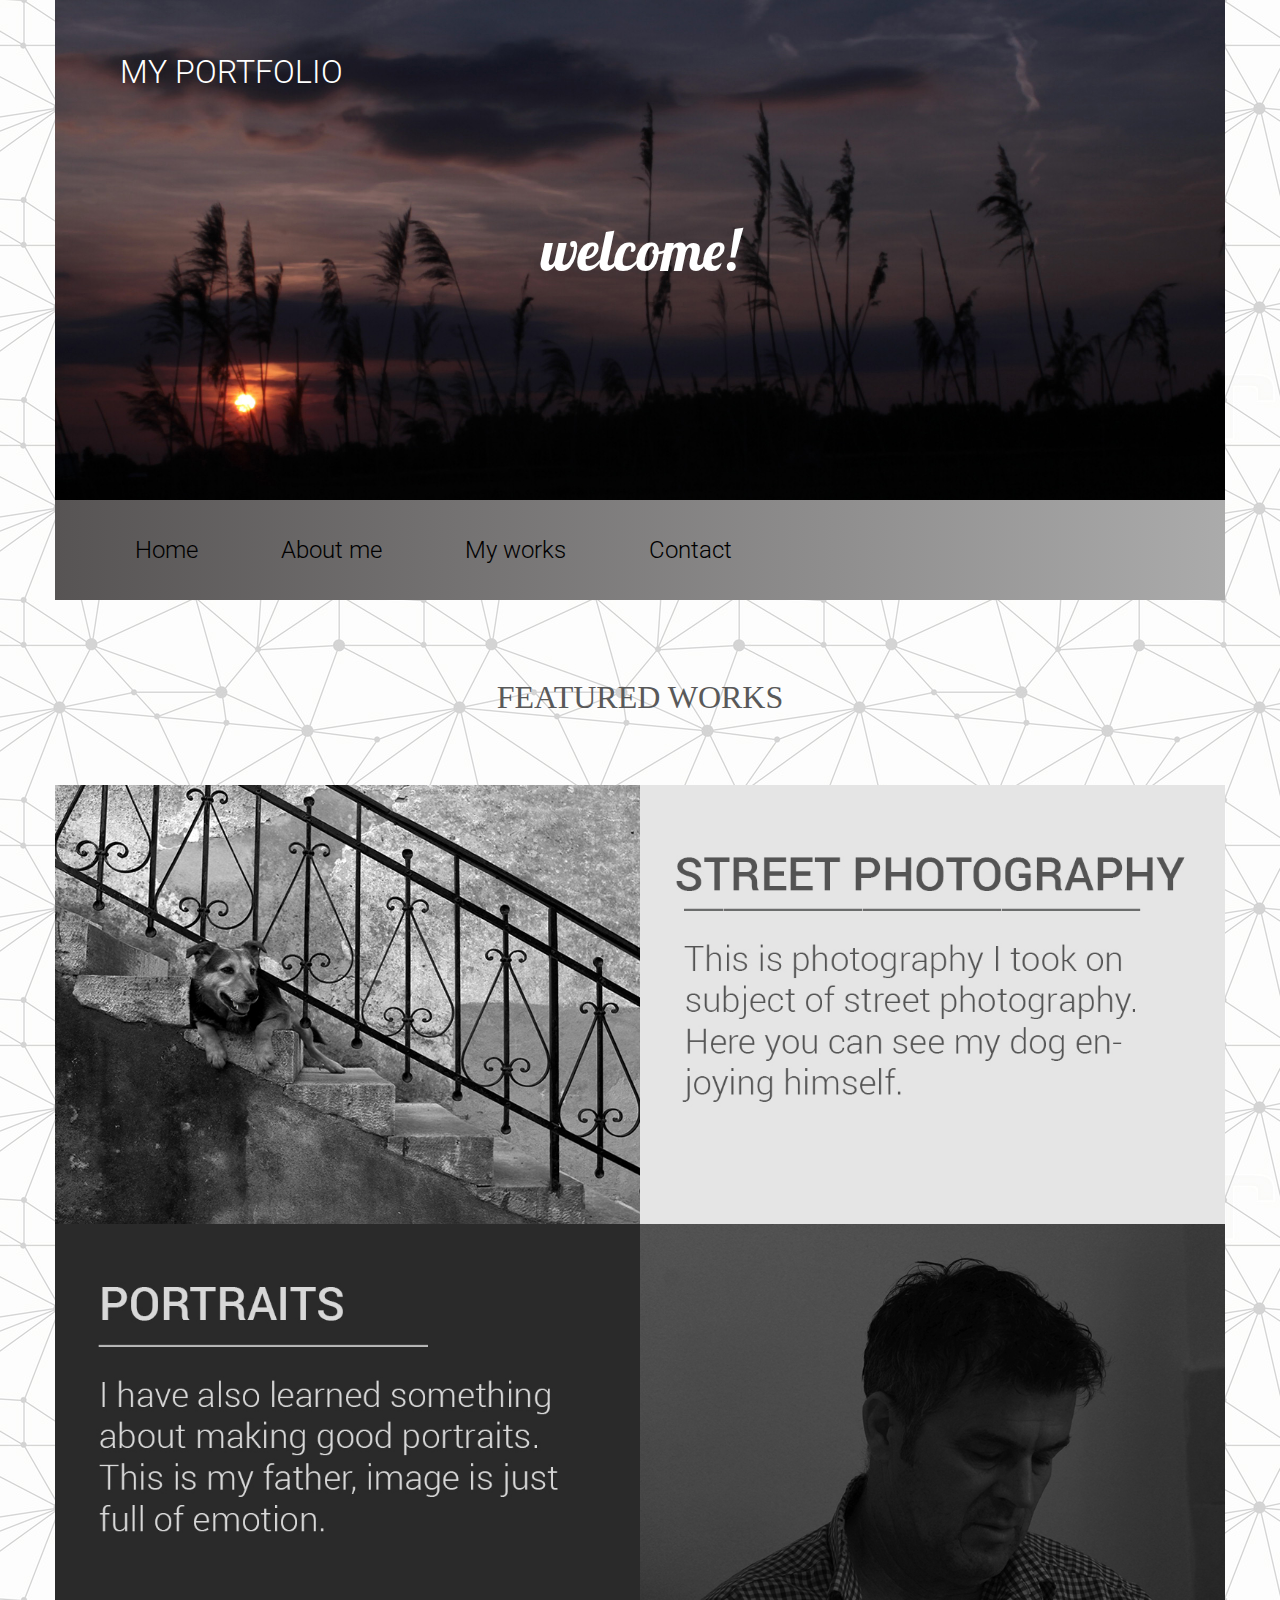
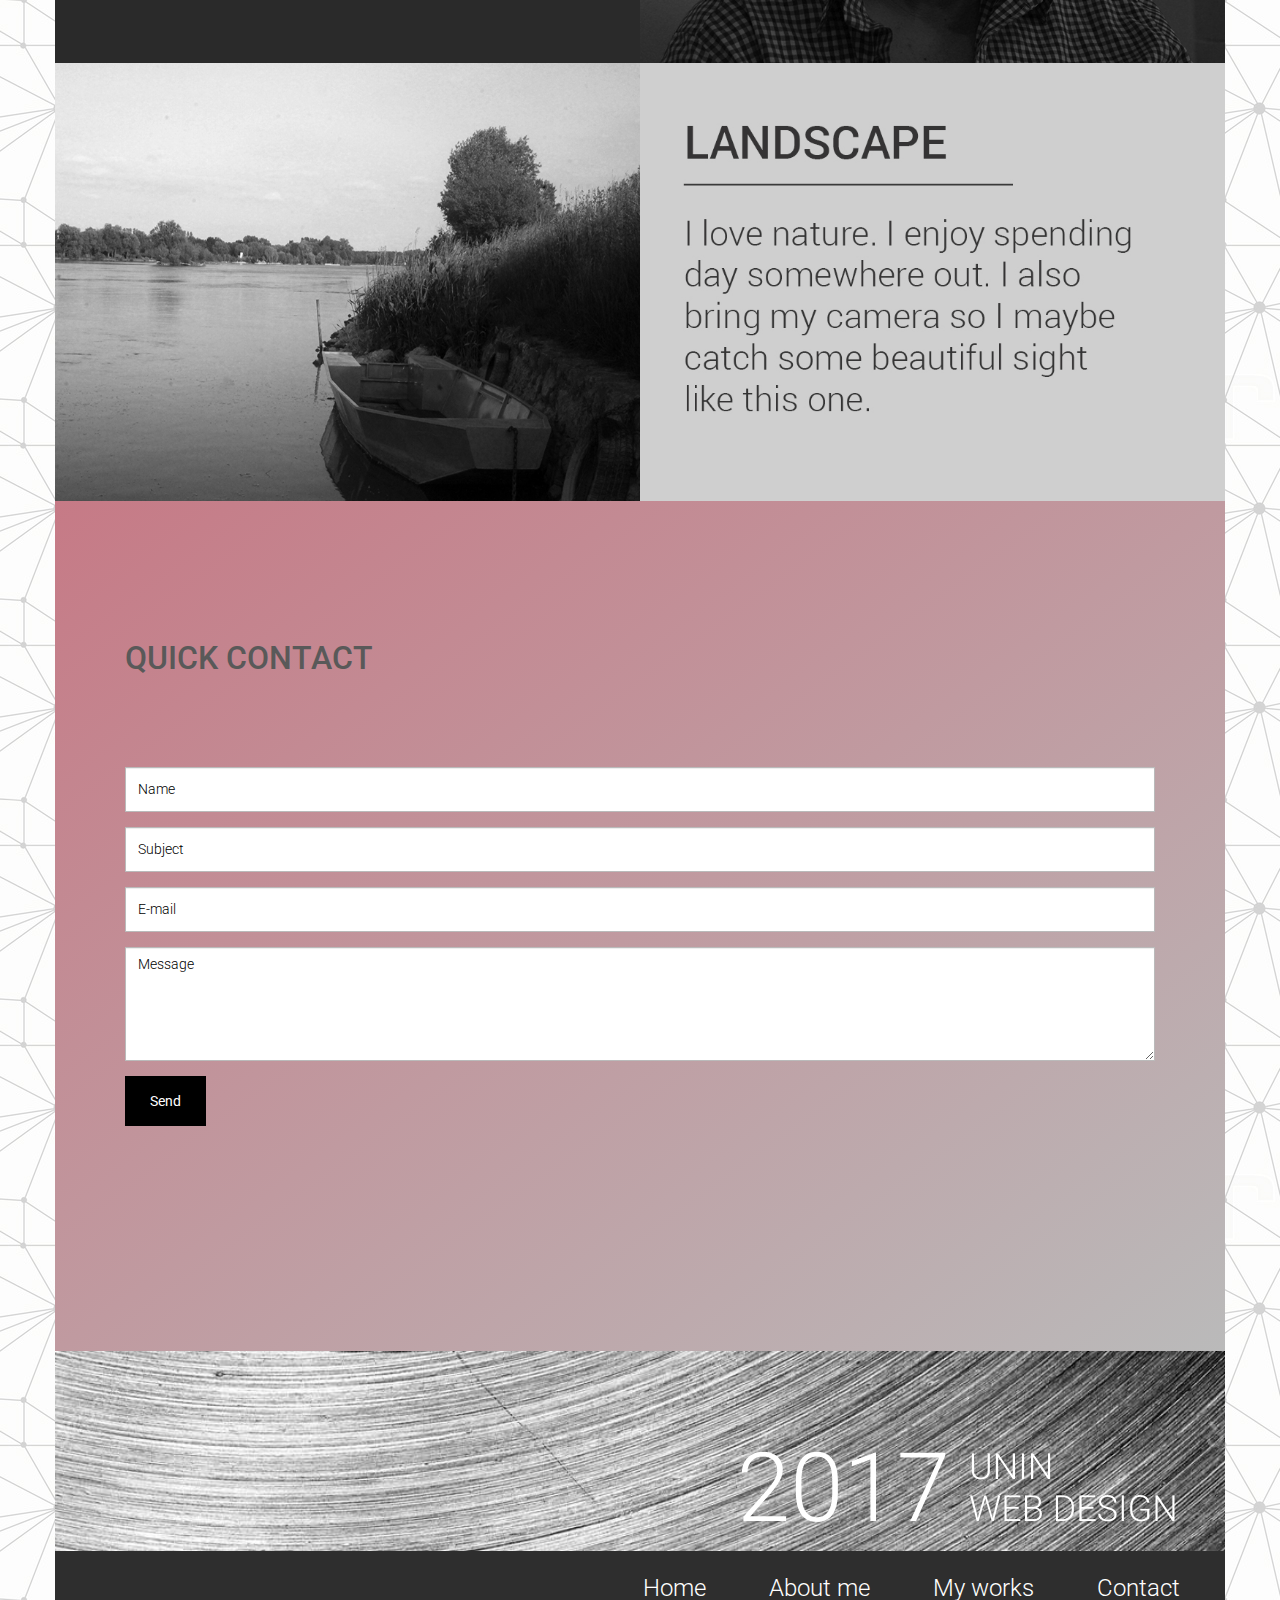
<file: index.html>
<!DOCTYPE html>
<html lang="en">
	<head>
		<meta charset="utf-8">
		<meta http-equiv="X-UA-Compatible" content="IE=edge">
		<meta name="viewport" content="width=device-width, initial-scale=1">
		<title>Barbara Ninić - My Portfolio</title>
		<link href="bootstrap/css/bootstrap.min.css" rel="stylesheet">
		<link href="lightbox/css/lightbox.css" rel="stylesheet">		
		<link href="socicon/style.css" rel="stylesheet">
		<link href="https://fonts.googleapis.com/css?family=Lobster|Roboto:300,400" rel="stylesheet">
		<link href="style.css" rel="stylesheet">
		<link href="index.css" rel="stylesheet">
		<!--[if lt IE 9]>
			<script src="https://oss.maxcdn.com/html5shiv/3.7.3/html5shiv.min.js"></script>
			<script src="https://oss.maxcdn.com/respond/1.4.2/respond.min.js"></script>
		<![endif]-->
	</head>
	<body>		
		<div class="container">
			<div class="row">
				<div class="col-xs-12 header">
					<a href="index.html">My Portfolio</a>
					<p>Welcome!</p>
					
				</div>
			</div>
			<div class="row">
			<div class="hamburger">
			<span class="glyphicon glyphicon-menu-hamburger"></span>
			</div>
				<ul class="main-menu">
					<li><a href="index.html">Home</a></li>
					<li><a href="about_me.html">About me</a></li>
					<li><a href="my_works.html">My works</a></li>
					<li><a href="contact.html">Contact</a></li>
				</ul>
			</div>
			
			<div class="section">
				<h1>Featured works</h1>
				<div class="row gallery">
					<div class="col-xs-12 col-sm-6 image-container">
						<img src="1.str/img01-thumb.jpg"> 
						<div class="overlay">
							<p><a href="1.str/img01.jpg" data-lightbox="g1">Cute paws</a></p>  
						</div>
					</div>
					<div class="col-xs-12 col-sm-6">
						<img src="1.str/IMG1TEXT.jpg">
						<div class="tekst">
							<p><a href="1.str/img01-tekst.jpg"></a></p>
						</div>
					</div>
					
						<!--  ubacuj sliku teksta-->
					<div class="col-xs-12 col-sm-6">
						<img src="1.str/IMG2TEXT.jpg">
						<div class="tekst">
							<p><a href="1.str/img01-tekst.jpg"></a></p>
						</div>
					</div>
					<!--  -->
					<!--  -->
					<!--  ubacuj slike-->
					<div class="col-xs-12 col-sm-6 image-container">
						<img src="1.str/paps-thumb.jpg"> 
						<div class="overlay">
							<p><a href="1.str/paps.jpg" data-lightbox="g1">My father</a></p> 
						</div>
					</div>
					
					<div class="col-xs-12 col-sm-6 image-container">
						<img src="1.str/IMG3-THUMB.jpg"> 
						<div class="overlay">
							<p><a href="1.str/barka.jpg" data-lightbox="g1">Beautiful sight</a></p>  
						</div>
					</div>
					<div class="col-xs-12 col-sm-6">
						<img src="1.str/IMG3TEXT.jpg">
						<div class="tekst">
							<p><a href="1.str/img01-tekst.jpg"></a></p>
						</div>
					</div>
				
					
					
				</div>
				
			</div>									
			<div class="row contact-form">
			<div class="okvir">
				<h1>Quick contact</h1>
				
				<form action="">					
					<div class="form-group">
						<input type="text" class="form-control" placeholder="Name">
					</div>
					<div class="form-group">
						<input type="text" class="form-control" placeholder="Subject">
					</div>
					<div class="form-group">
						<input type="text" class="form-control" placeholder="E-mail">
					</div>
					<div class="form-group">
						<textarea class="form-control" rows="5" placeholder="Message"></textarea>
					</div>				
					<button type="submit" class="btn btn-default">Send</button>
				</form>
			</div>
			</div>
			<div class="row footer">
				<img src="img/footer_title.png" class="footer-title">
			
			</div>	

			<div class="row footer-nav">
							<div class="col-xs-12">
								<ul>
									<li><a href="index.html">Home</a></li>
									<li><a href="about_me.html">About me</a></li>
									<li><a href="my_works.html">My works</a></li>
									<li><a href="contact.html">Contact</a></li>
								</ul>
							</div>
						</div>				
					</div>	
					
		<script src="https://ajax.googleapis.com/ajax/libs/jquery/1.12.4/jquery.min.js"></script>		
		<script src="bootstrap/js/bootstrap.min.js"></script>
		<script src="lightbox/js/lightbox.js"></script>
		<script>
			$('.hamburger').click(function(){
				$('.main-menu').slideToggle();
							
			});
		</script>
	</body>
</html>
</file>
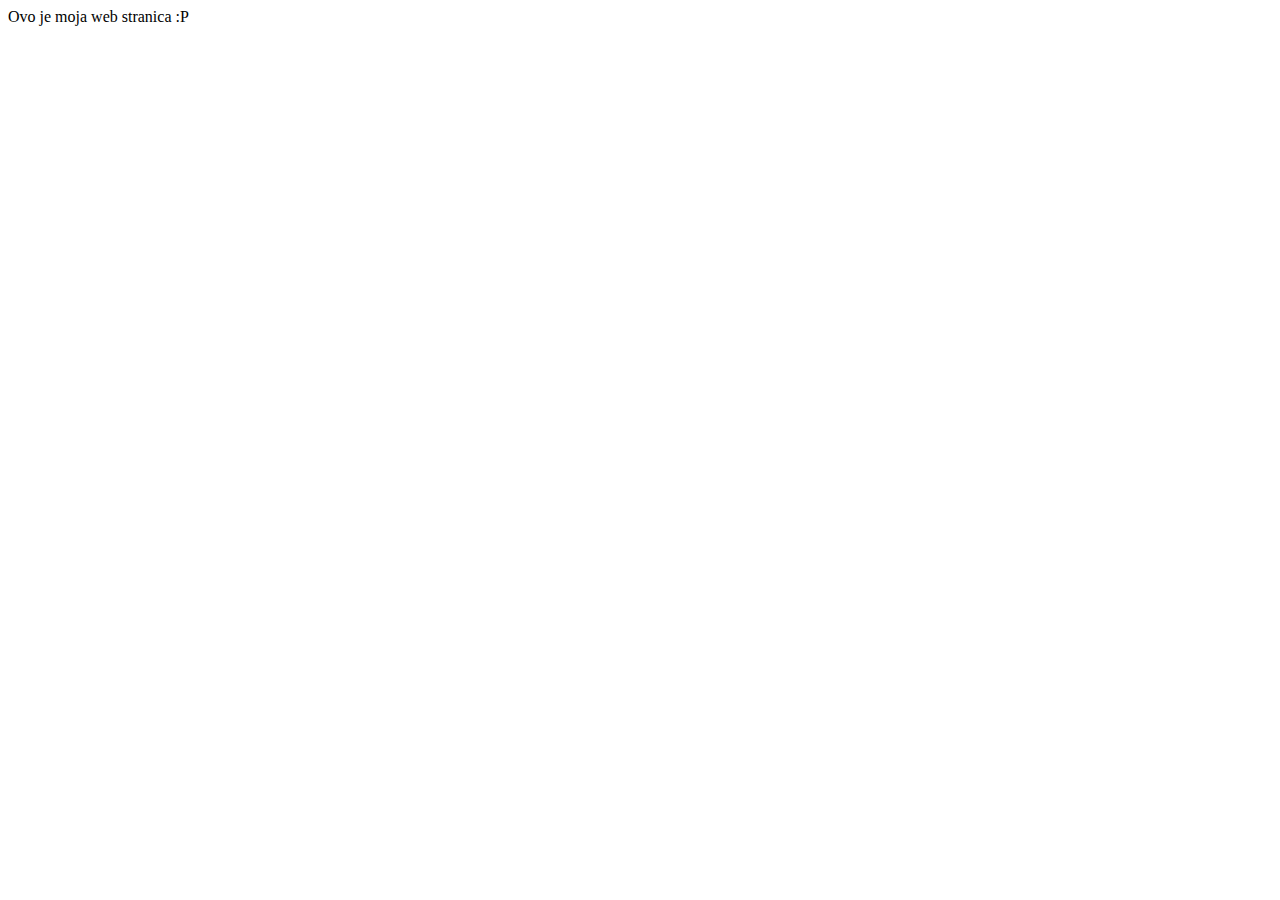
<file: proba/index.html>
<html>
	<head>
	<!-- Global site tag (gtag.js) - Google Analytics -->
	<script async src="https://www.googletagmanager.com/gtag/js?id=UA-112676387-1"></script>
	<script>
  window.dataLayer = window.dataLayer || [];
  function gtag(){dataLayer.push(arguments);}
  gtag('js', new Date());

  gtag('config', 'UA-112676387-1');
</script>
</head>
	<body>
	Ovo je moja web stranica :P
	</body>
</html>
</file>
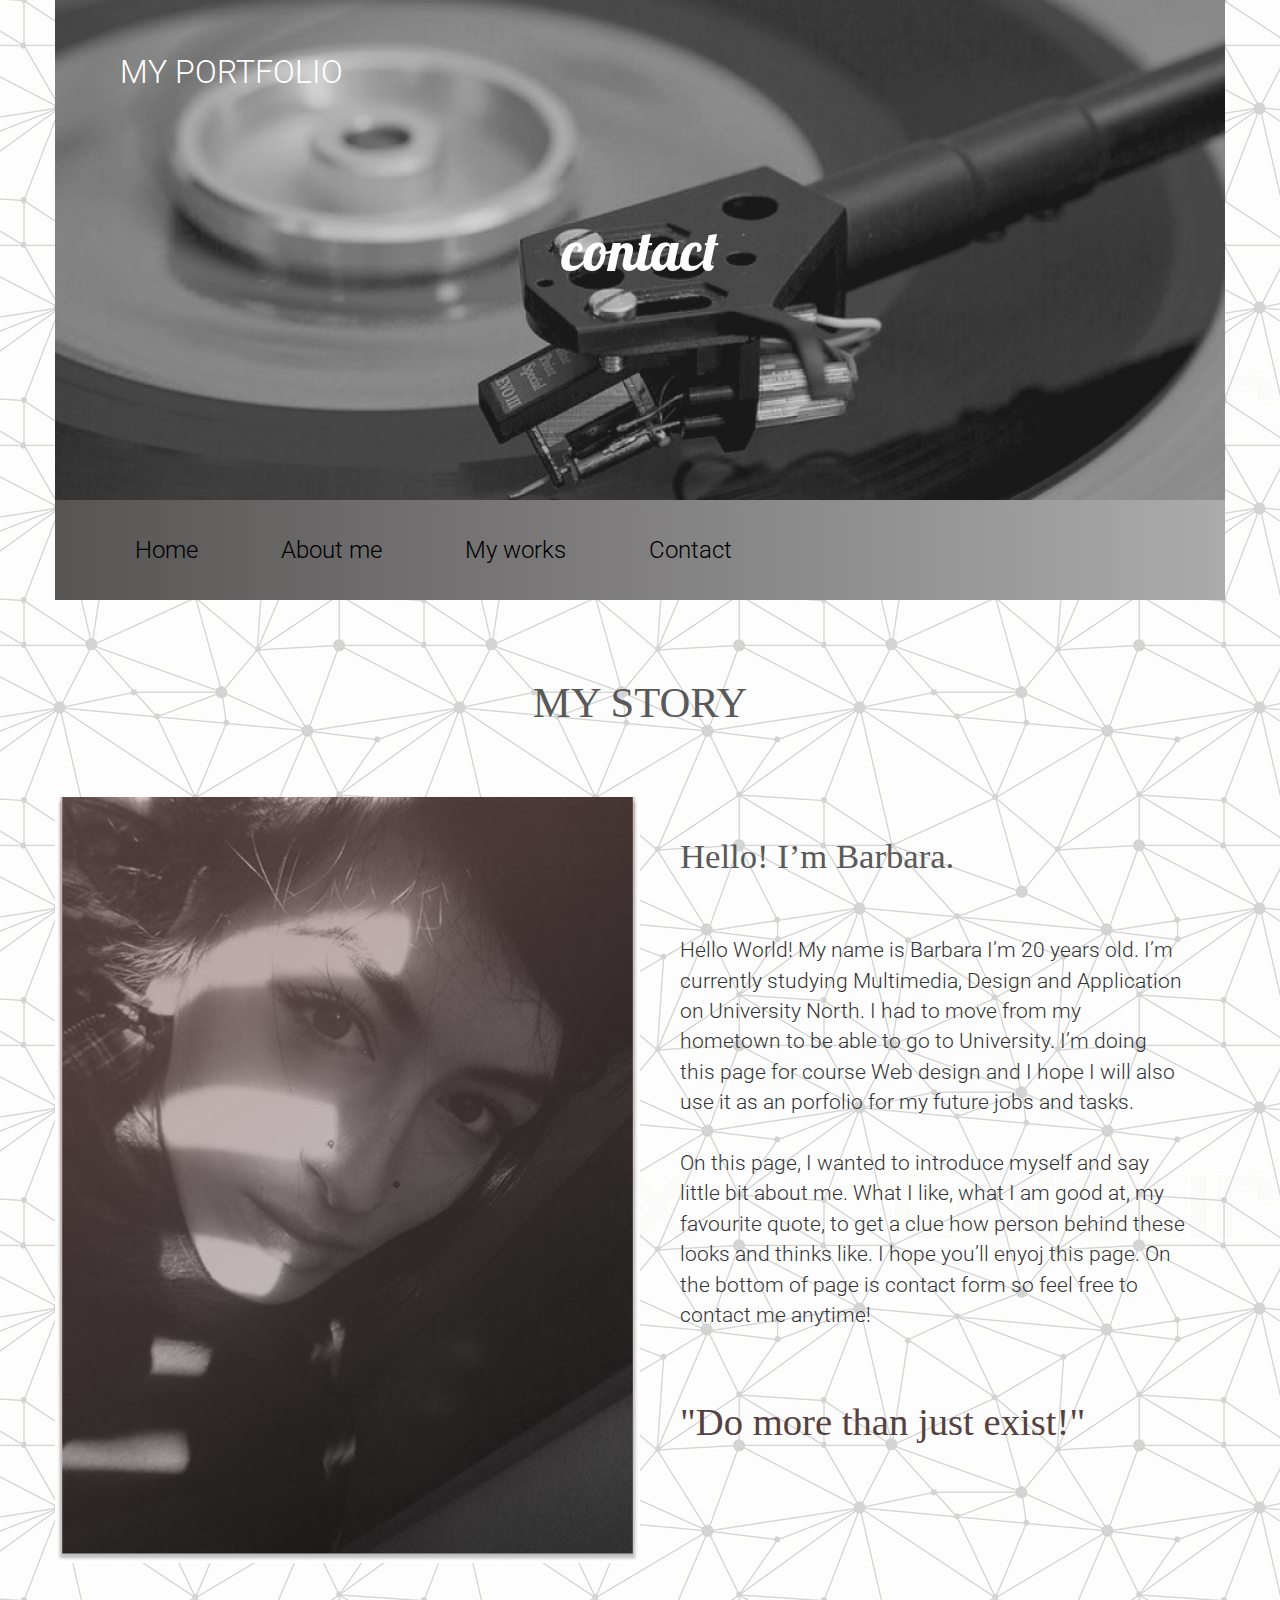
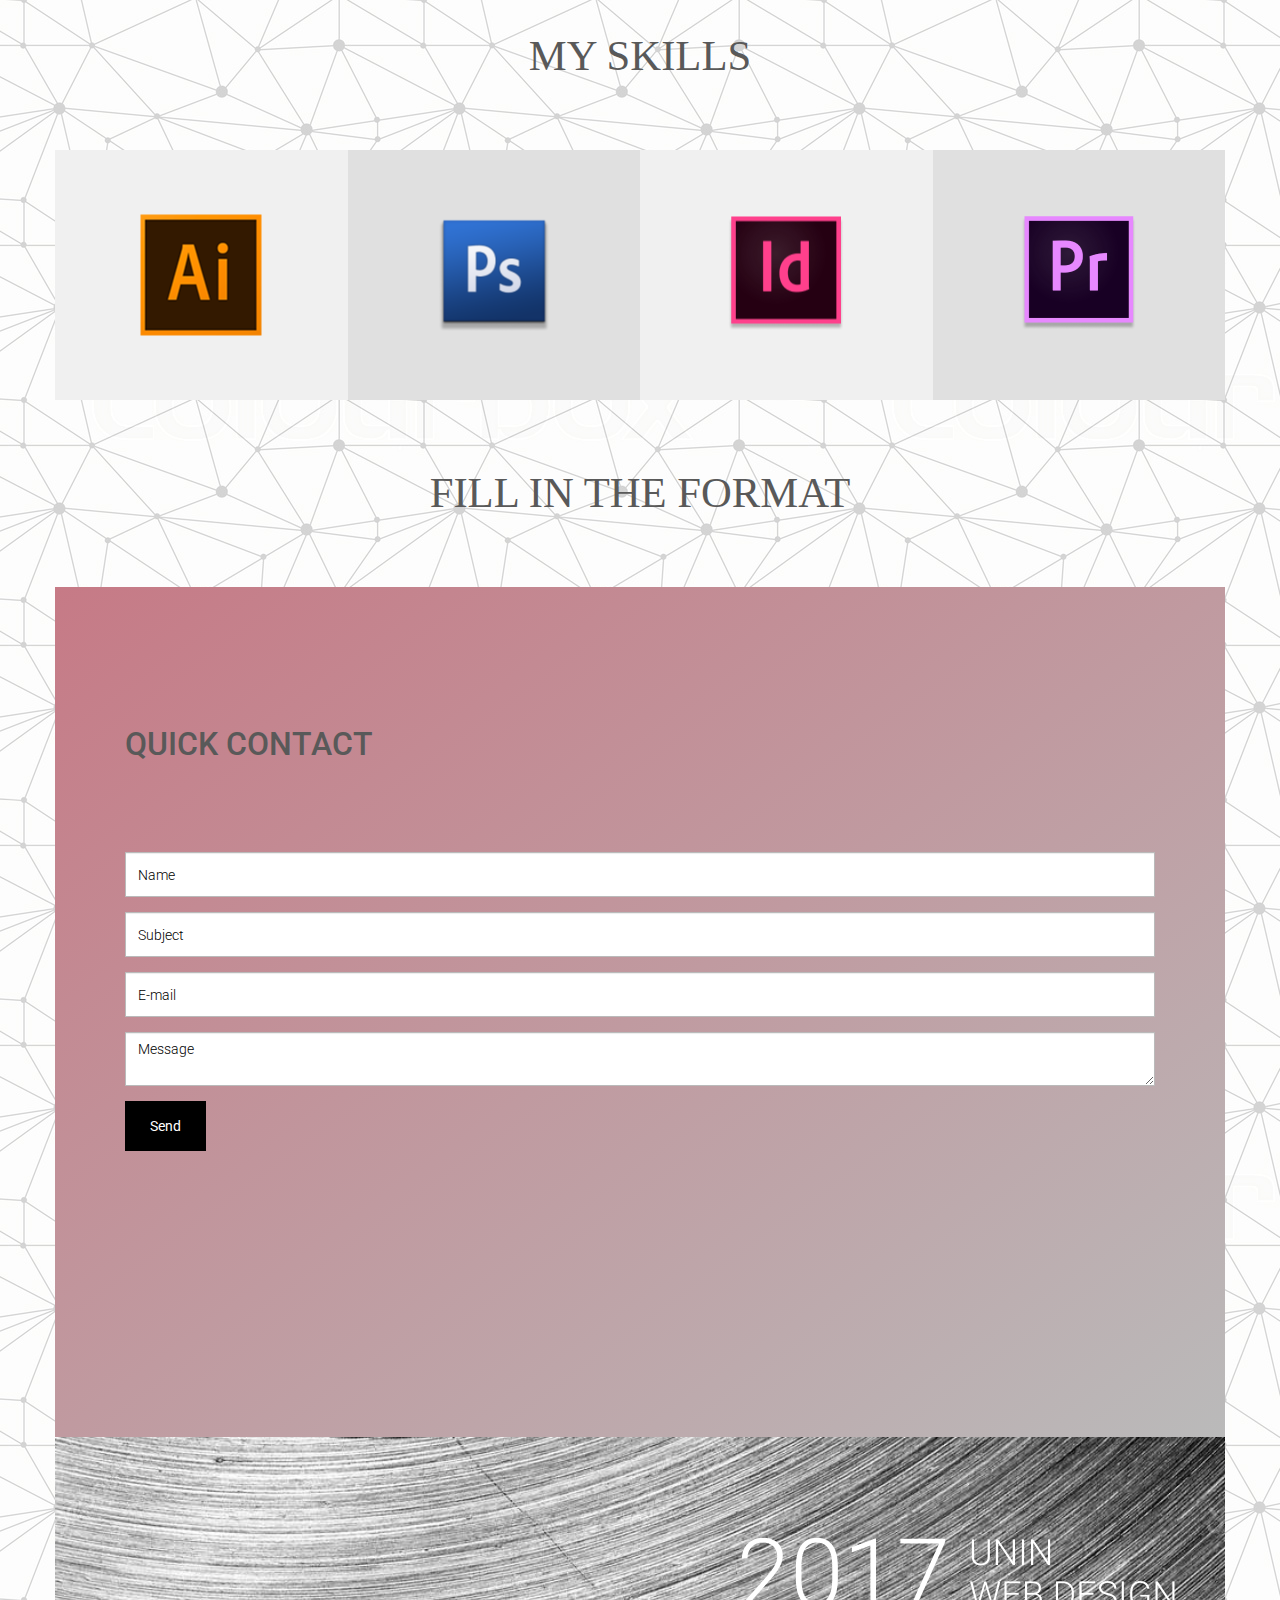
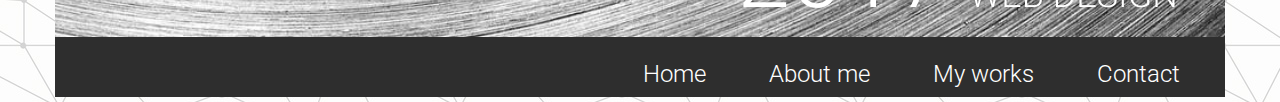
<file: about_me.html>
<!DOCTYPE html>
<html lang="en">
	<head>
		<meta charset="utf-8">
		<meta http-equiv="X-UA-Compatible" content="IE=edge">
		<meta name="viewport" content="width=device-width, initial-scale=1">
		<title>Barbara Ninić - My Portfolio</title>
		<link href="bootstrap/css/bootstrap.min.css" rel="stylesheet">
		<link href="lightbox/css/lightbox.css" rel="stylesheet">		
		<link href="socicon/style.css" rel="stylesheet">
		<link href="https://fonts.googleapis.com/css?family=Lobster|Roboto:300,400" rel="stylesheet">
		<link href="style.css" rel="stylesheet">	
		<link href="style2.css" rel="stylesheet">	
	
		<!--[if lt IE 9]>
			<script src="https://oss.maxcdn.com/html5shiv/3.7.3/html5shiv.min.js"></script>
			<script src="https://oss.maxcdn.com/respond/1.4.2/respond.min.js"></script>
		<![endif]-->
	</head>
	<body>		
		<div class="container">
			<div class="row">
			
				<div class="col-xs-12 header">
					<a href="index.html">My Portfolio</a>
					<p>Contact</p>
				</div>
			</div>
			<div class="row">
				<div class="hamburger">
			<span class="glyphicon glyphicon-menu-hamburger"></span>
			</div>
				<ul class="main-menu">
			
					<li><a href="index.html">Home</a></li>
					<li><a href="about_me.html">About me</a></li>
					<li><a href="my_works.html">My works</a></li>
					<li><a href="contact.html">Contact</a></li>
				</ul>
			</div>									
			<div class="section">
				<h1>My story</h1>
				<div class="row about-me">
					<div class="col-xs-12 col-sm-6">
						<img src="2.str/img01-thumb.png">
					</div>
					<div class="col-xs-12 col-sm-6 about-me-text">
						<h2> Hello! I’m Barbara. </h2>
						<p>Hello World! My name is Barbara I’m 20 years old. I’m currently studying Multimedia, Design and Application on University North. I had to move from my hometown to be able to go to University. I’m doing this page for course Web design and I hope I will also use it as an porfolio for my future jobs and tasks.</p>
						<br>
						<p>On this page, I wanted to introduce myself and say little bit about me. What I like, what I am good at, my favourite quote, to get a clue how person behind these looks and thinks like. I hope you’ll enyoj this page. On the bottom of page is contact form so feel free to contact me anytime!</p>
						
						<br> <br>
						<h3> "Do more than just exist!" </h3>
					</div>
				</div>
			</div>			
			<div class="section">
				<h1>My skills</h1>
				<div class="row square-blocks">					
					<div class="col-xs-3 light-gray-bg">
						<p>
							<a href="my_works.html#category1"><img src="2.str/ikona1.png"></a>
						</p>
					</div>
					<div class="col-xs-3 dark-gray-bg">
						<p>
							<a href="my_works.html#category2"><img src="2.str/ikona2.png"></a>
						</p>
					</div>			
					<div class="col-xs-3 light-gray-bg">
						<p>
							<a href="my_works.html#category3"><img src="2.str/ikona4.png"></a>
						</p>
					</div>
					<div class="col-xs-3 dark-gray-bg">
						<p>
							<a href="my_works.html#category4"><img src="2.str/ikona3.png"></a>
						</p>
					</div>
				</div>
				<div class="row square-blocks">
				<h1>Fill in the format</h1>
				
				</div>
				
			</div>								
			<div class="row contact-form">
				<h1>Quick contact</h1>
				<form action="">					
					<div class="form-group">
						<input type="text" class="form-control" placeholder="Name">
					</div>
					<div class="form-group">
						<input type="text" class="form-control" placeholder="Subject">
					</div>
					<div class="form-group">
						<input type="text" class="form-control" placeholder="E-mail">
					</div>
					<div class="form-group">
						<textarea class="form-control" placeholder="Message"></textarea>
					</div>				
					<button type="submit" class="btn btn-default">Send</button>
				</form>
			</div>			
			<div class="row footer">
				<img src="img/footer_title.png" class="footer-title">
				
			</div>	


			<div class="row footer-nav">
							<div class="col-xs-12">
								<ul>
									<li><a href="index.html">Home</a></li>
									<li><a href="about_me.html">About me</a></li>
									<li><a href="my_works.html">My works</a></li>
									<li><a href="contact.html">Contact</a></li>
								</ul>
							</div>
						</div>				
					</div>				
		</div>			
		<script src="https://ajax.googleapis.com/ajax/libs/jquery/1.12.4/jquery.min.js"></script>		
		<script src="bootstrap/js/bootstrap.min.js"></script>
		<script src="lightbox/js/lightbox.js"></script>
		<script>
			$('.hamburger').click(function(){
				$('.main-menu').slideToggle();
							
			});
		</script>
		
		<script type="text/javascript" src="//s7.addthis.com/js/300/addthis_widget.js#pubid=ra-5a69d485aa2c9372"></script>
	</body>
</html>
</file>
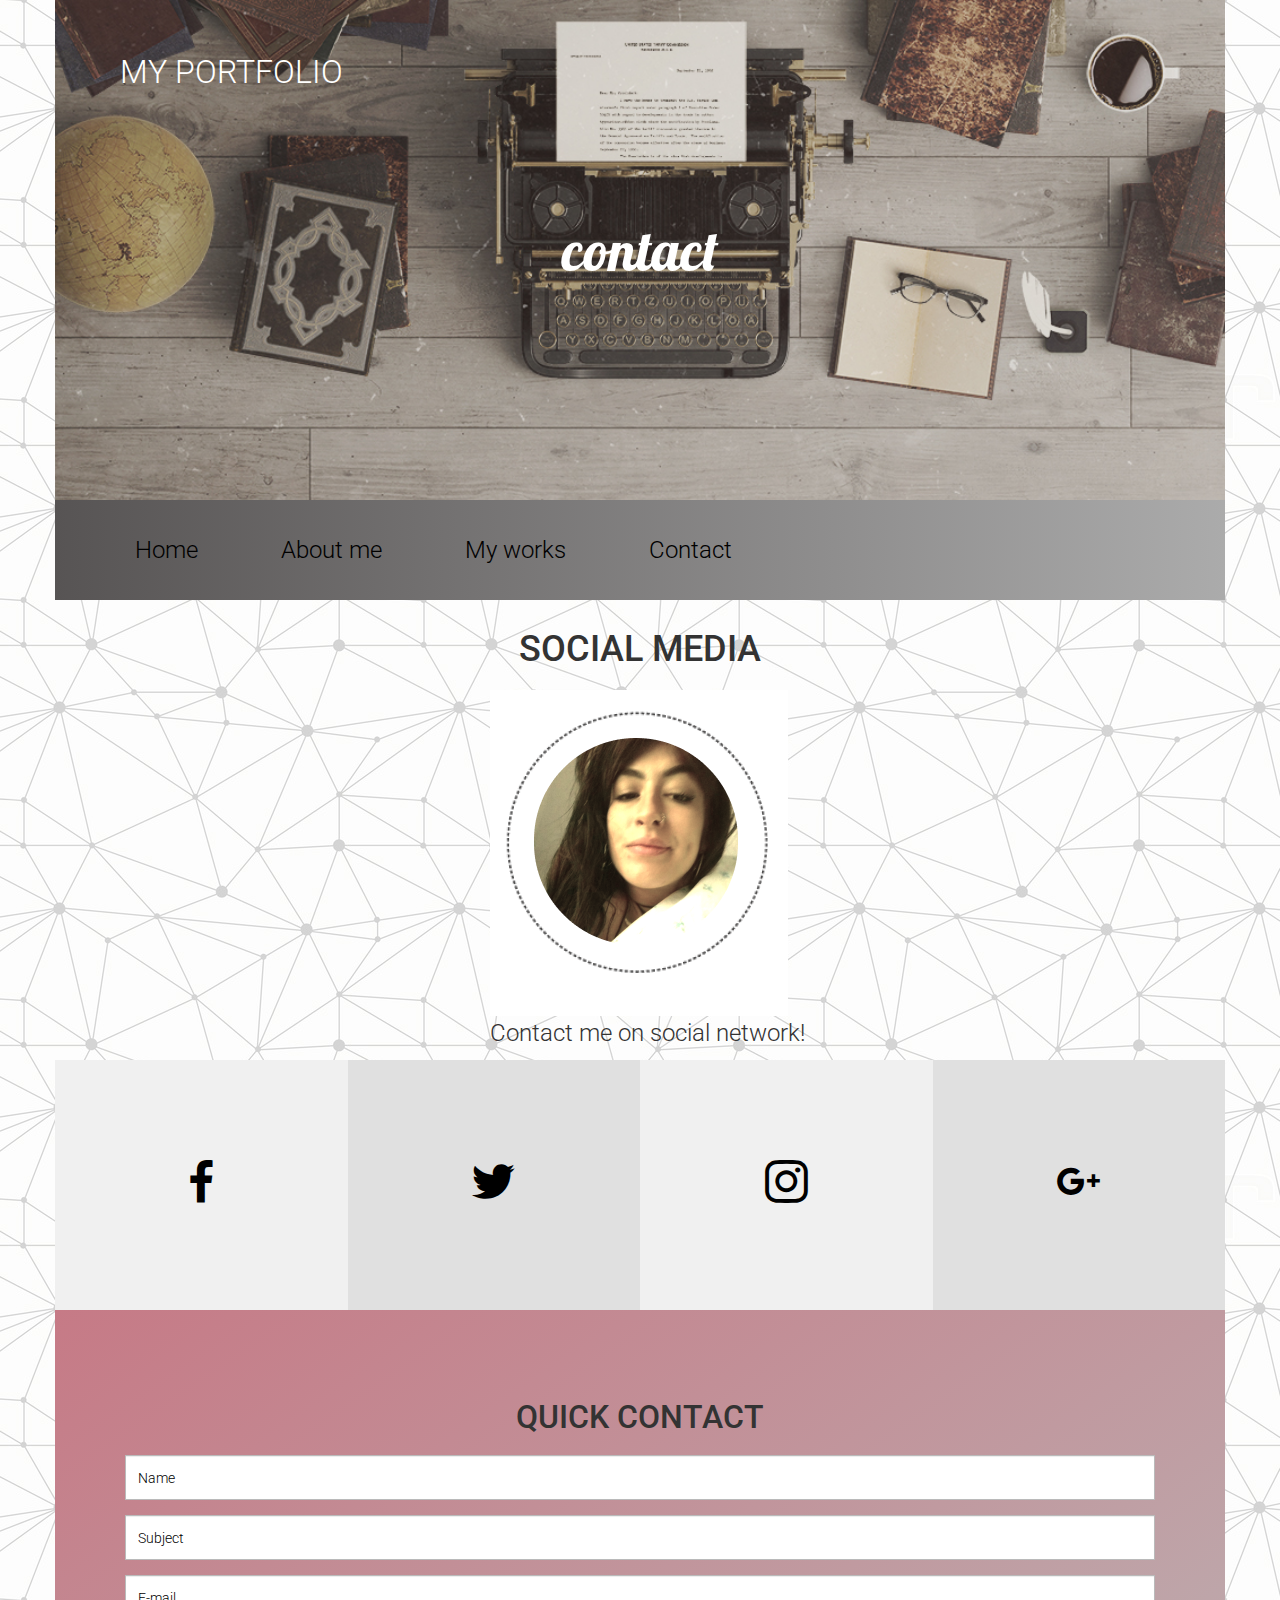
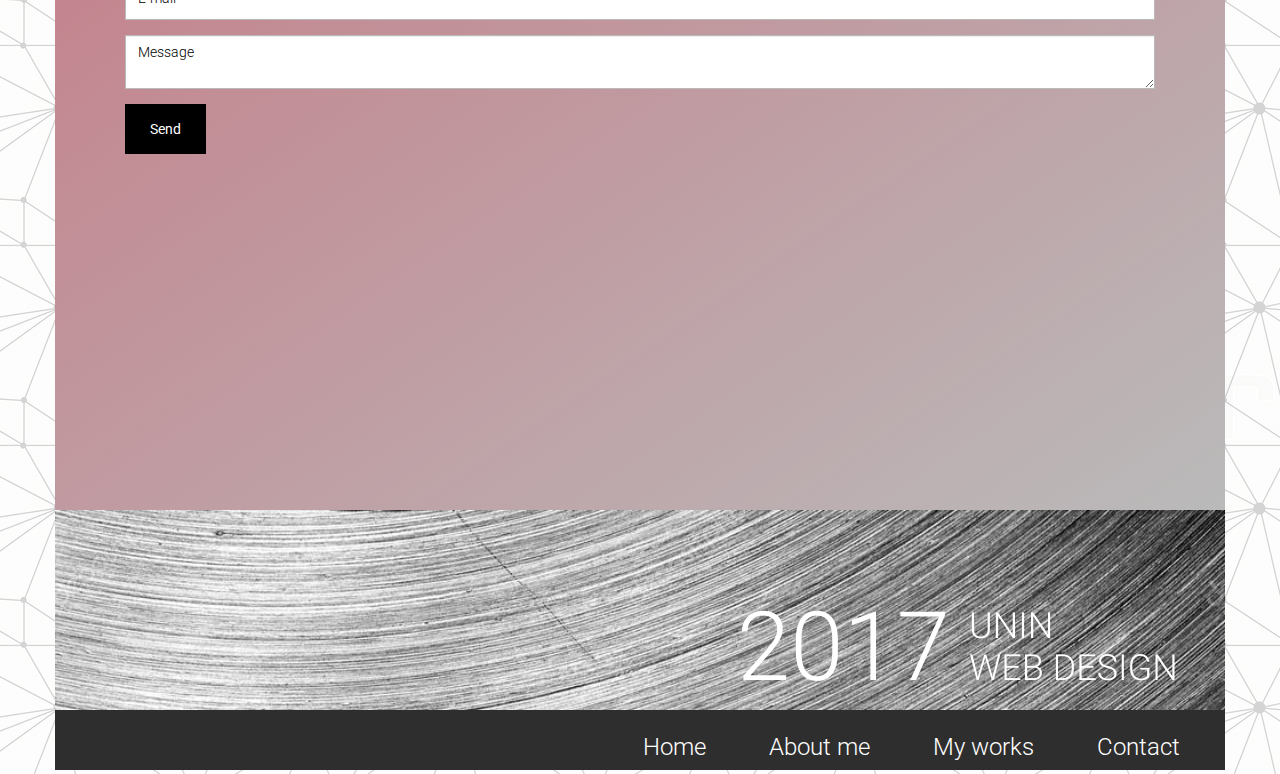
<file: contact.html>
<!DOCTYPE html>
<html lang="en">
	<head>
		<meta charset="utf-8">
		<meta http-equiv="X-UA-Compatible" content="IE=edge">
		<meta name="viewport" content="width=device-width, initial-scale=1">
		<title>Barbara Ninić - My Portfolio</title>
		<link href="bootstrap/css/bootstrap.min.css" rel="stylesheet">
		<link href="lightbox/css/lightbox.css" rel="stylesheet">		
		<link href="socicon/style.css" rel="stylesheet">
		<link href="https://fonts.googleapis.com/css?family=Lobster|Roboto:300,400" rel="stylesheet">
		<link href="style.css" rel="stylesheet">	
		<link href="style4.css" rel="stylesheet">	
		
		<!--[if lt IE 9]>
			<script src="https://oss.maxcdn.com/html5shiv/3.7.3/html5shiv.min.js"></script>
			<script src="https://oss.maxcdn.com/respond/1.4.2/respond.min.js"></script>
		<![endif]-->
	</head>
	<body>		
		<div class="container">
			<div class="row">
			
				<div class="col-xs-12 header">
					<a href="index.html">My Portfolio</a>
					<p>Contact</p>
				</div>
			</div>
			<div class="row">
				<div class="hamburger">
			<span class="glyphicon glyphicon-menu-hamburger"></span>
			</div>
				<ul class="main-menu">
			
					<li><a href="index.html">Home</a></li>
					<li><a href="about_me.html">About me</a></li>
					<li><a href="my_works.html">My works</a></li>
					<li><a href="contact.html">Contact</a></li>
				</ul>
			</div>
						
			<div class="section">
				<h1>Social media</h1>
					<img src="4.str/barbglava.png" class="barbglava">
					<p class="contactme"> Contact me on social network!</p>
				<div class="row square-blocks">

					<div class="col-sm-6 col-md-3 light-gray-bg">
						<p>
							<a href="https://www.facebook.com/profile.php?id=100010690898338" target="_blank">
								<span class="socicon-facebook"></span>
							</a>
						</p>
					</div>
					<div class="col-sm-6 col-md-3 dark-gray-bg">
						<p>
							<a href="https://twitter.com/barbaraninic" target="_blank">
								<span class="socicon-twitter"></span>
							</a>
						</p>
					</div>
					<div class="col-sm-6 col-md-3 light-gray-bg">
						<p>
							<a href="https://www.instagram.com/barbaraninic1/" target="_blank">
								<span class="socicon-instagram"></span>
							</a>
						</p>
					</div>
					<div class="col-sm-6 col-md-3 dark-gray-bg">
						<p>
							<a href="https://plus.google.com/103634182927023887982" target="_blank">
								<span class="socicon-googleplus"></span>
							</a>
						</p>
					
				</div>
			</div>						
			<div class="row contact-form">
				<h1>Quick contact</h1>
				<form action="">					
					<div class="form-group">
						<input type="text" class="form-control" placeholder="Name">
					</div>
					<div class="form-group">
						<input type="text" class="form-control" placeholder="Subject">
					</div>
					<div class="form-group">
						<input type="text" class="form-control" placeholder="E-mail">
					</div>
					<div class="form-group">
						<textarea class="form-control" placeholder="Message"></textarea>
					</div>				
					<button type="submit" class="btn btn-default">Send</button>
				</form>
			</div>			
			<div class="row footer">
				<img src="img/footer_title.png" class="footer-title">
				
			</div>


			<div class="row footer-nav">
							<div class="col-xs-12">
								<ul>
									<li><a href="index.html">Home</a></li>
									<li><a href="about_me.html">About me</a></li>
									<li><a href="my_works.html">My works</a></li>
									<li><a href="contact.html">Contact</a></li>
								</ul>
							</div>
						</div>				
					</div>				
		</div>			
		<script src="https://ajax.googleapis.com/ajax/libs/jquery/1.12.4/jquery.min.js"></script>		
		<script src="bootstrap/js/bootstrap.min.js"></script>
		<script src="lightbox/js/lightbox.js"></script>
		<script>
			$('.hamburger').click(function(){
				$('.main-menu').slideToggle();
							
			});
		</script>
	</body>
</html>
</file>
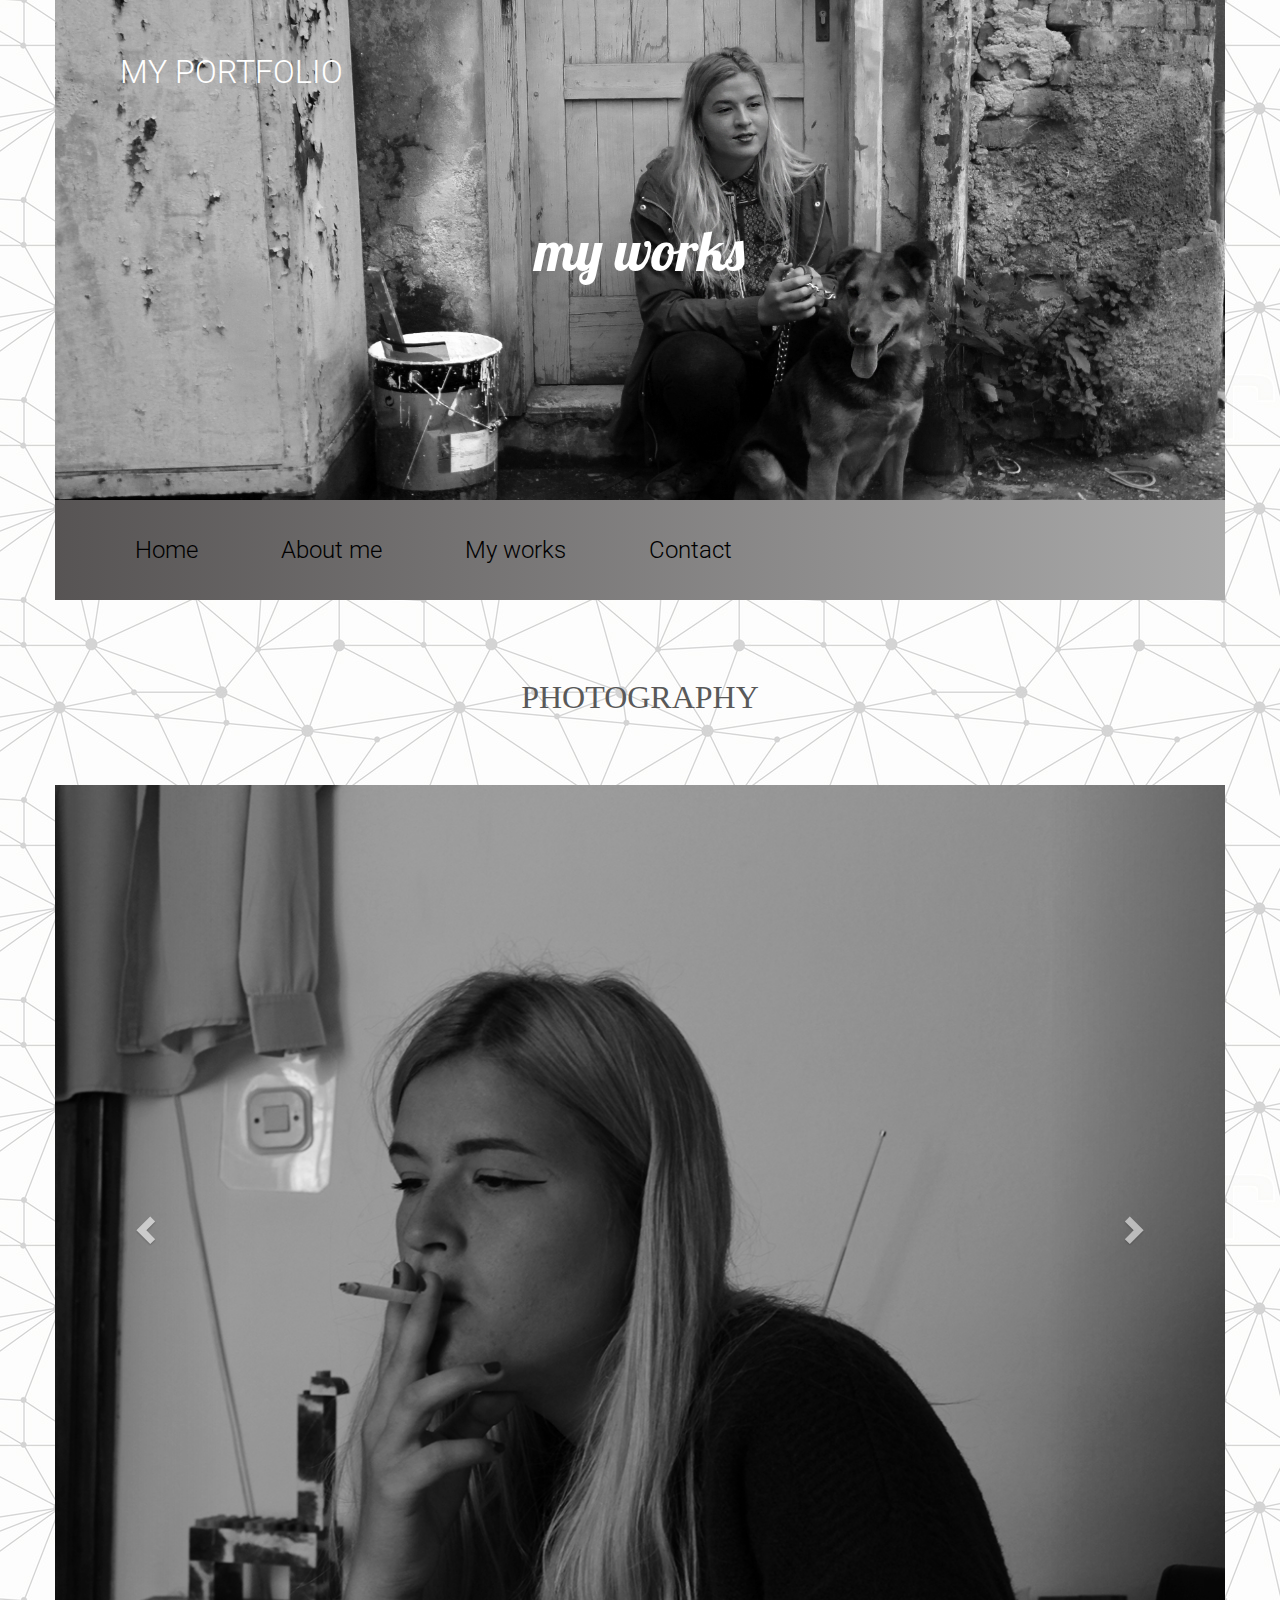
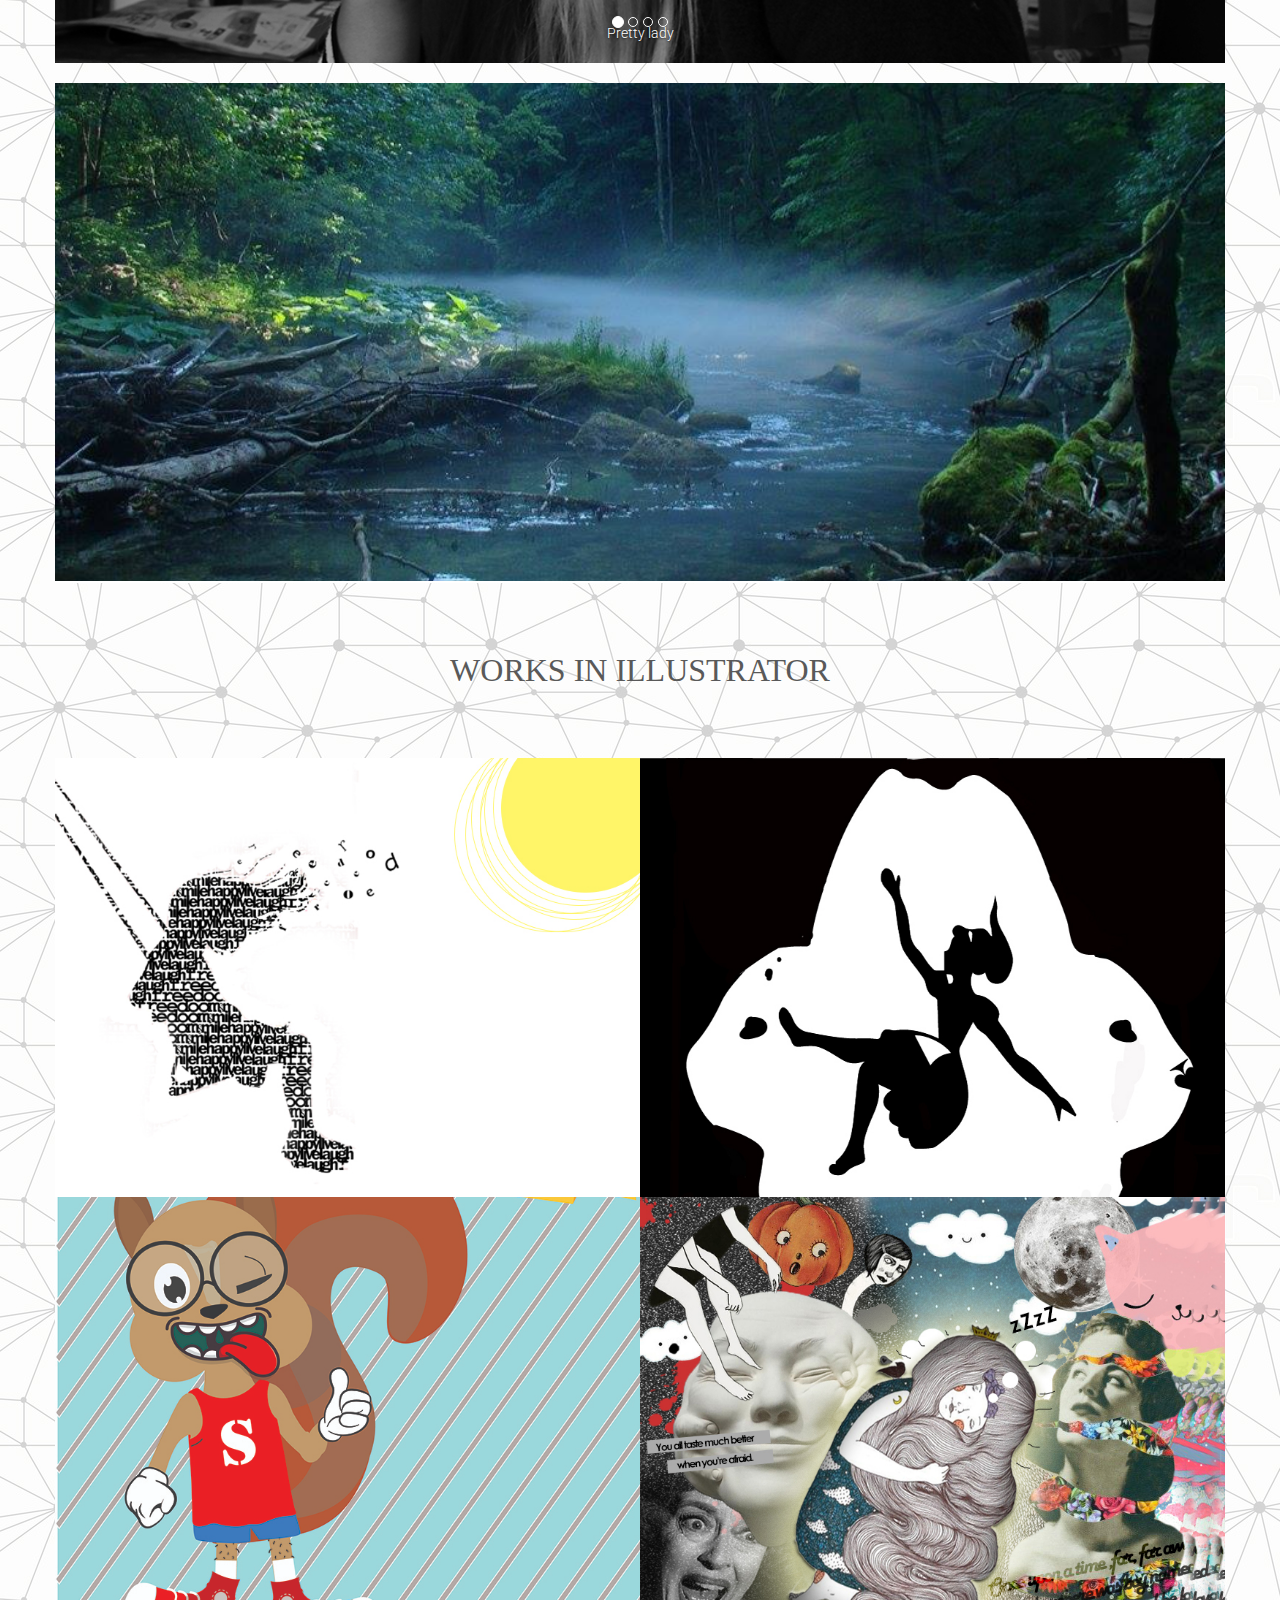
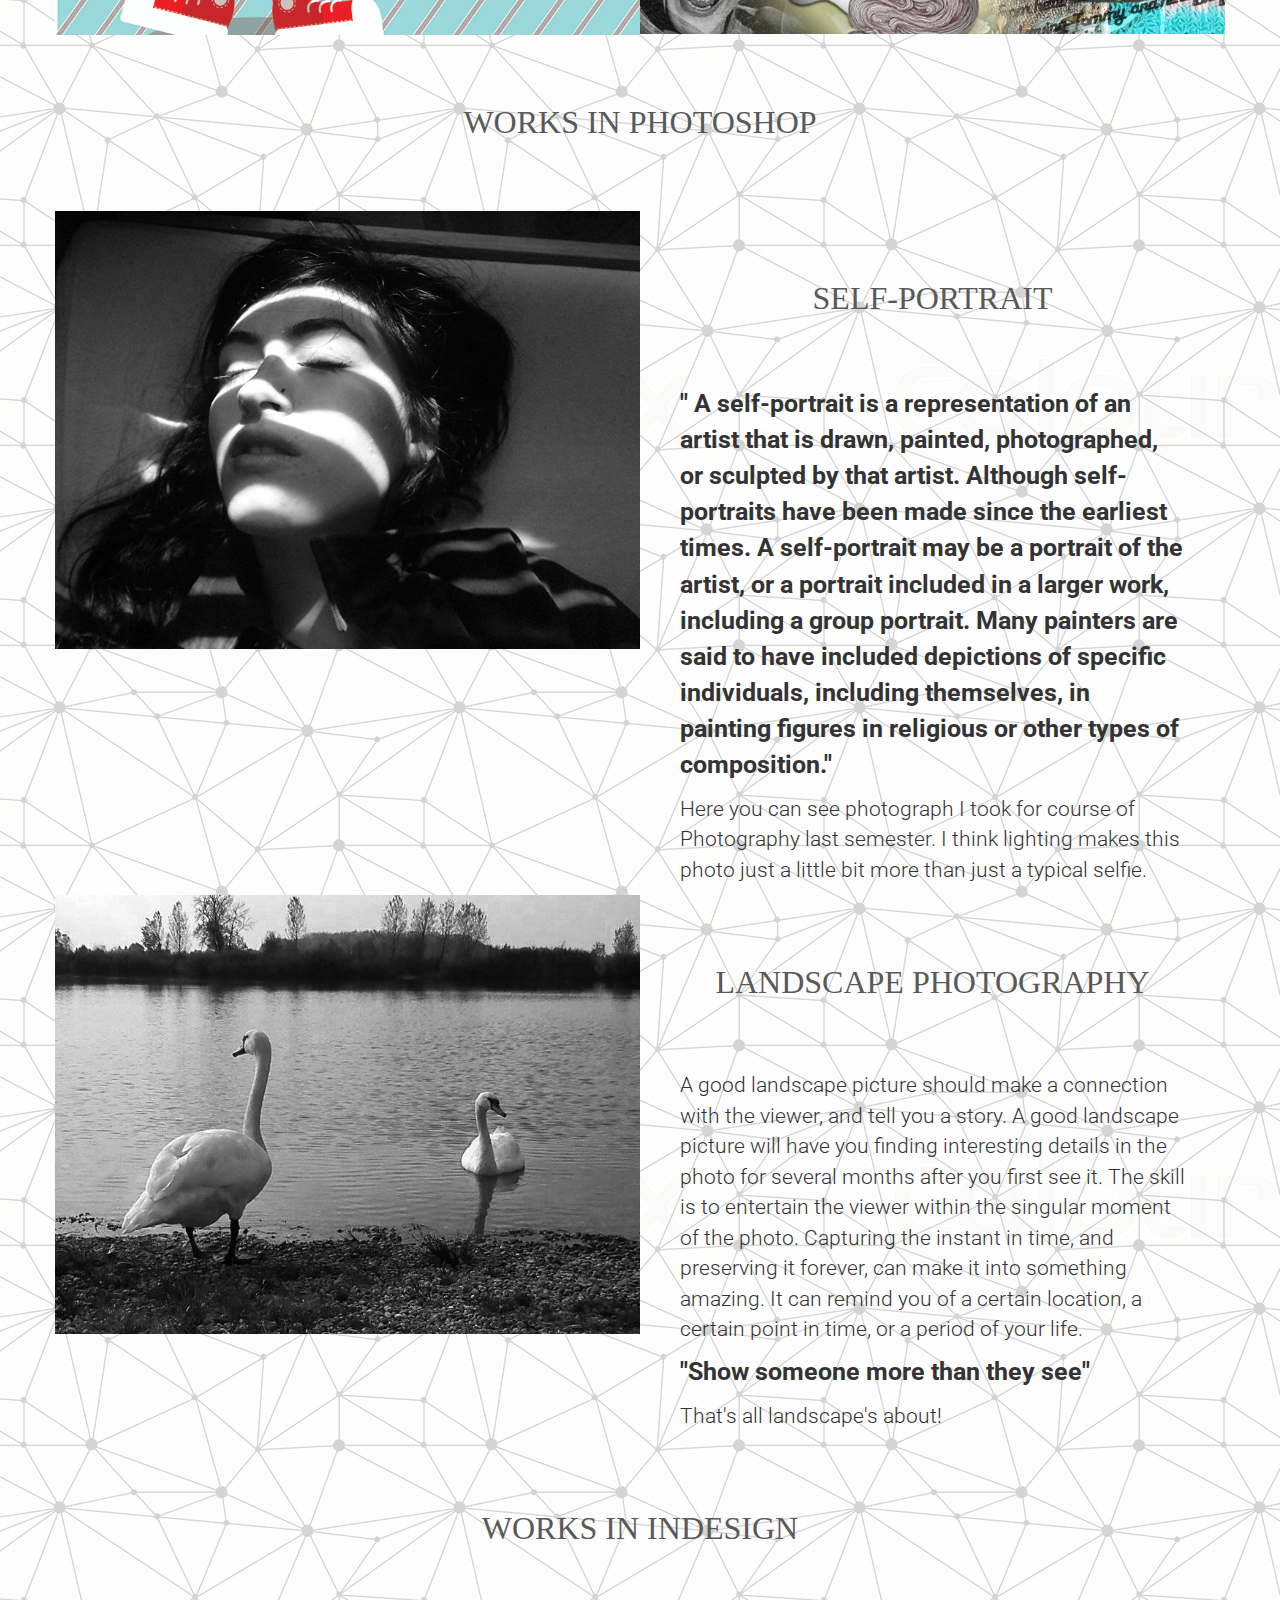
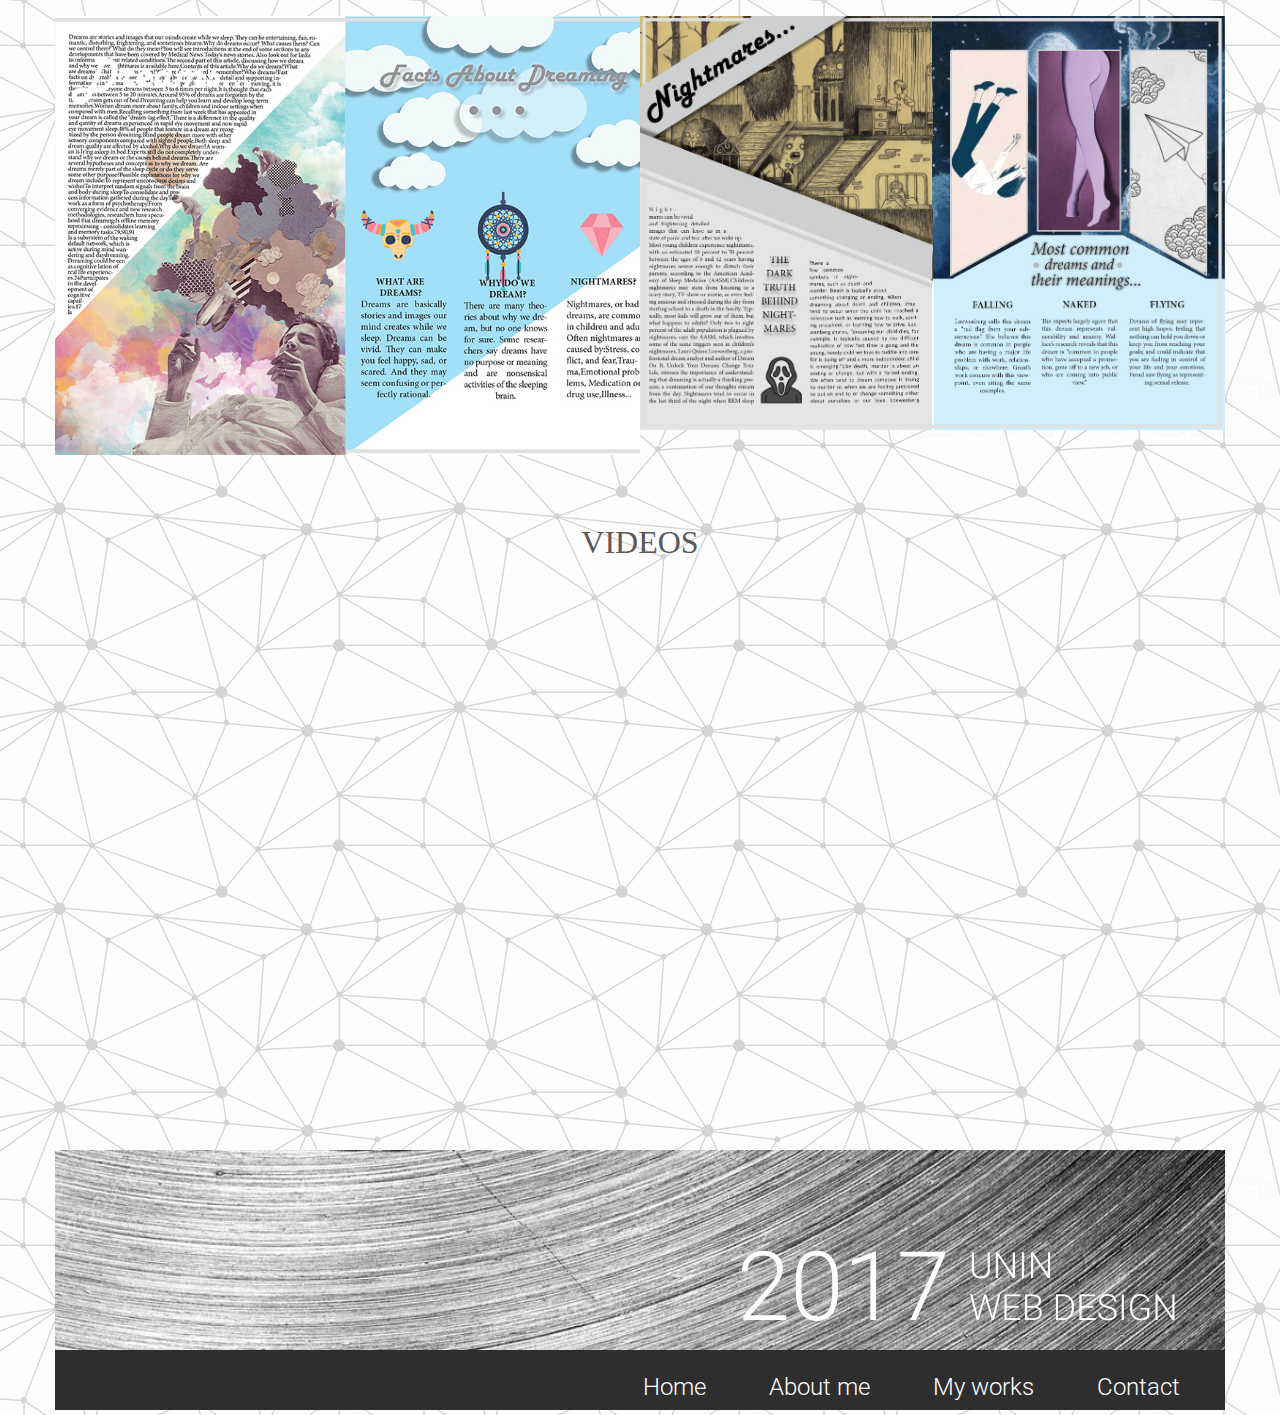
<file: my_works.html>
<!DOCTYPE html>
<html lang="en">
	<head>
		<meta charset="utf-8">
		<meta http-equiv="X-UA-Compatible" content="IE=edge">
		<meta name="viewport" content="width=device-width, initial-scale=1">
		<title>Barbara Ninić - My Portfolio</title>
		<link href="bootstrap/css/bootstrap.min.css" rel="stylesheet">
		<link href="lightbox/css/lightbox.css" rel="stylesheet">		
		<link href="socicon/style.css" rel="stylesheet">
		<link href="vegas/vegas.min.css" rel="stylesheet">
		<link href="https://fonts.googleapis.com/css?family=Lobster|Roboto:300,400" rel="stylesheet">
		<link href="style.css" rel="stylesheet">
		<link href="style3.css" rel="stylesheet">		
		<!--[if lt IE 9]>
			<script src="https://oss.maxcdn.com/html5shiv/3.7.3/html5shiv.min.js"></script>
			<script src="https://oss.maxcdn.com/respond/1.4.2/respond.min.js"></script>
		<![endif]-->
	</head>
	<body>		
		<div class="container">
			<div class="row">
		
				<div class="col-xs-12 header">
					<a href="index.html">My Portfolio</a>
					<p>My works</p>
				</div>
			</div>
			<div class="row">
			<div class="hamburger">
			<span class="glyphicon glyphicon-menu-hamburger"></span>
			</div>
				<ul class="main-menu">
					
					<li><a href="index.html">Home</a></li>
					<li><a href="about_me.html">About me</a></li>
					<li><a href="my_works.html">My works</a></li>
					<li><a href="contact.html">Contact</a></li>
				</ul>
			</div>
			<div class="section">
				<h1>Photography</h1>
				<div class="row gallery">
					<div class="col-xs-12">
						<div id="carousel-example-generic" class="carousel slide" data-ride="carousel">
							<!-- Indicators -->
							<ol class="carousel-indicators">
								<li data-target="#carousel-example-generic" data-slide-to="0" class="active"></li>
								<li data-target="#carousel-example-generic" data-slide-to="1"></li>
								<li data-target="#carousel-example-generic" data-slide-to="2"></li>
								<li data-target="#carousel-example-generic" data-slide-to="3"></li>
							</ol>

							<!-- Wrapper for slides -->
							<div class="carousel-inner" role="listbox">
								<div class="item active">
									<img src="3.str/2.jpg" alt="Prva slika">
									<div class="carousel-caption">
										Pretty lady
									</div>
								</div>
								<div class="item">
									<img src="3.str/prvo2.jpg" alt="Druga slika">
									<div class="carousel-caption">
										Waiting for the fisherman...
									</div>
								</div>
								<div class="item">
									<img src="3.str/prvo3.jpg" alt="Treća slika">
									<div class="carousel-caption">
										Beautiful sunset
									</div>
								</div>
								<div class="item">
									<img src="3.str/prvo4.jpg" alt="Četvrta slika">
									<div class="carousel-caption">
										Breathtaking moment
									</div>
								</div>
							</div>
							
							<h2></h2>
							<h3></h3>
							

							<!-- Controls -->
							<a class="left carousel-control" href="#carousel-example-generic" role="button" data-slide="prev">
								<span class="glyphicon glyphicon-chevron-left" aria-hidden="true"></span>
								<span class="sr-only">Previous</span>
							</a>
							<a class="right carousel-control" href="#carousel-example-generic" role="button" data-slide="next">
								<span class="glyphicon glyphicon-chevron-right" aria-hidden="true"></span>
								<span class="sr-only">Next</span>
							</a>
						</div>
					</div>
				</div>
			</div>
			<div class="section">
				
				<div class="row gallery">
					<div class="col-xs-12" id="vegas"></div>
				</div>
			</div>
			<a id="category1"></a>
			<div class="section">
				<h1>Works in Illustrator</h1>
				<div class="row gallery">
					<div class="col-xs-12 col-sm-6 image-container">
						<img src="3.str/dinamika.jpg">
						<div class="overlay">
							<p><a href="3.str/dinamika.jpg" data-lightbox="g1">Dinamics in graphic design</a></p>
						</div>
					</div>
					<div class="col-xs-12 col-sm-6 image-container">
						<img src="3.str/thumbd.jpg">
						<div class="overlay">
							<p><a href="3.str/dizajn.jpg" data-lightbox="g1">Negative space</a></p>
						</div>
					</div>
					
					<div class="col-xs-12 col-sm-6 image-container">
						<img src="3.str/sjeverkothumb.jpg">
						<div class="overlay">
							<p><a href="3.str/sjeverko.jpg" data-lightbox="g1">Mascot of the university!</a></p>
						</div>
					</div>
					
					
					<div class="col-xs-12 col-sm-6 image-container">
						<img src="3.str/thumbk.jpg">
						<div class="overlay">
							<p><a href="3.str/jpg2.jpg" data-lightbox="g1">Creative collage</a></p>
						</div>
					</div>
					<!--<div class="col-xs-12 col-sm-6">
					<div class="overlay">
							<p><a href="3.str/jpg2.jpg" data-lightbox="g1">Dinamics in graphic design</a></p>
						</div>
						<!--<a href=""><img src="3.str/thumbk.jpg"></a>
					</div>
					<div class="col-xs-12 col-sm-6">
						<a href="img/1200x800.png"><img src="img/800x600.png"></a>-->
					</div>
				</div>
			
			<a id="category2"></a>
			<div class="section">
				<h1>Works in Photoshop</h1>
				<div class="row article">
					<div class="col-xs-12 col-sm-6">
						<img src="3.str/jathumb.jpg">
					</div>
					<div class="col-xs-12 col-sm-6 article-text">
						<h1>Self-portrait</h1>
						<p class="p1">" A self-portrait is a representation of an artist that is drawn, painted, photographed, or sculpted by that artist. Although self-portraits have been made since the earliest times. A self-portrait may be a portrait of the artist, or a portrait included in a larger work, including a group portrait. Many painters are said to have included depictions of specific individuals, including themselves, in painting figures in religious or other types of composition."</p>
						<p class="p2">Here you can see photograph I took for course of Photography last semester. I think lighting makes this photo just a little bit more than just a typical selfie. </p>
					</div>
				</div>
				<div class="row article">
					<div class="col-xs-12 col-sm-6">
						<img src="3.str/labudithumb.jpg">
					</div>
					<div class="col-xs-12 col-sm-6 article-text">
						<h1>Landscape photography</h1>
						<p class="p3">A good landscape picture should make a connection with the viewer, and tell you a story. A good landscape picture will have you finding interesting details in the photo for several months after you first see it.
						The skill is to entertain the viewer within the singular moment of the photo. Capturing the instant in time, and preserving it forever, can make it into something amazing.
						It can remind you of a certain location, a certain point in time, or a period of your life.</p>
						<p class="p4">"Show someone more than they see"</p>
						<p class="p5"> That's all landscape's about! </p>
					</div>
				</div>
			</div>

			
			<a id="category3"></a>
			<div class="section">
				<h1> Works in InDesign </h1>
				<div class="row gallery">
					<div class="col-xs-12 col-sm-6 image-container">
						<img src="3.str/dthumb.jpg">
						<div class="overlay">
							<p><a href="3.str/1.jpg" data-lightbox="g1">Work in InDesign about dreams</a></p>
						</div>
					</div>
					<div class="col-xs-12 col-sm-6 image-container">
						<img src="3.str/dizajn11.jpg">
						<div class="overlay">
							<p><a href="3.str/dthumb1" data-lightbox="g1">Same task, third and forth page</a></p>
						</div>
					</div>
					
				</div>
			</div>
			
			
			<a id="category4"></a>
			<div class="section">
				<h1>Videos</h1>
				<div class="row gallery">
					<div class="col-xs-12 col-sm-6">
						<iframe width="100%" height="515" src="https://www.youtube.com/embed/LSv1IIB9wFA" frameborder="0" allow="autoplay; encrypted-media" allowfullscreen></iframe>
					</div>
					<div class="col-xs-12 col-sm-6">
						<iframe width="100%" height="515" src="https://www.youtube.com/embed/bIbkcZuksUA" frameborder="0" allow="autoplay; encrypted-media" allowfullscreen></iframe>
					</div>
				</div>
			</div>
					
					
			<div class="row footer">
				<img src="img/footer_title.png" class="footer-title">
			
			</div>		


			<div class="row footer-nav">
							<div class="col-xs-12">
								<ul>
									<li><a href="index.html">Home</a></li>
									<li><a href="about_me.html">About me</a></li>
									<li><a href="my_works.html">My works</a></li>
									<li><a href="contact.html">Contact</a></li>
								</ul>
							</div>
						</div>				
									
		</div>		
		<script src="https://ajax.googleapis.com/ajax/libs/jquery/1.12.4/jquery.min.js"></script>		
		<script src="bootstrap/js/bootstrap.min.js"></script>
		<script src="lightbox/js/lightbox.js"></script>
		<script src="vegas/vegas.min.js"></script>
		<script>
			$("#vegas").vegas({
				slides: [
					{ src: "3.str/a.jpg" },
					{ src: "3.str/b.jpg" },
					{ src: "3.str/c.jpg" },
					{ src: "3.str/d.jpg" }
				]
			});			
		</script>
		<script>
			$('.hamburger').click(function(){
				$('.main-menu').slideToggle();
							
			});
		</script>
	</body>
</html>
</file>
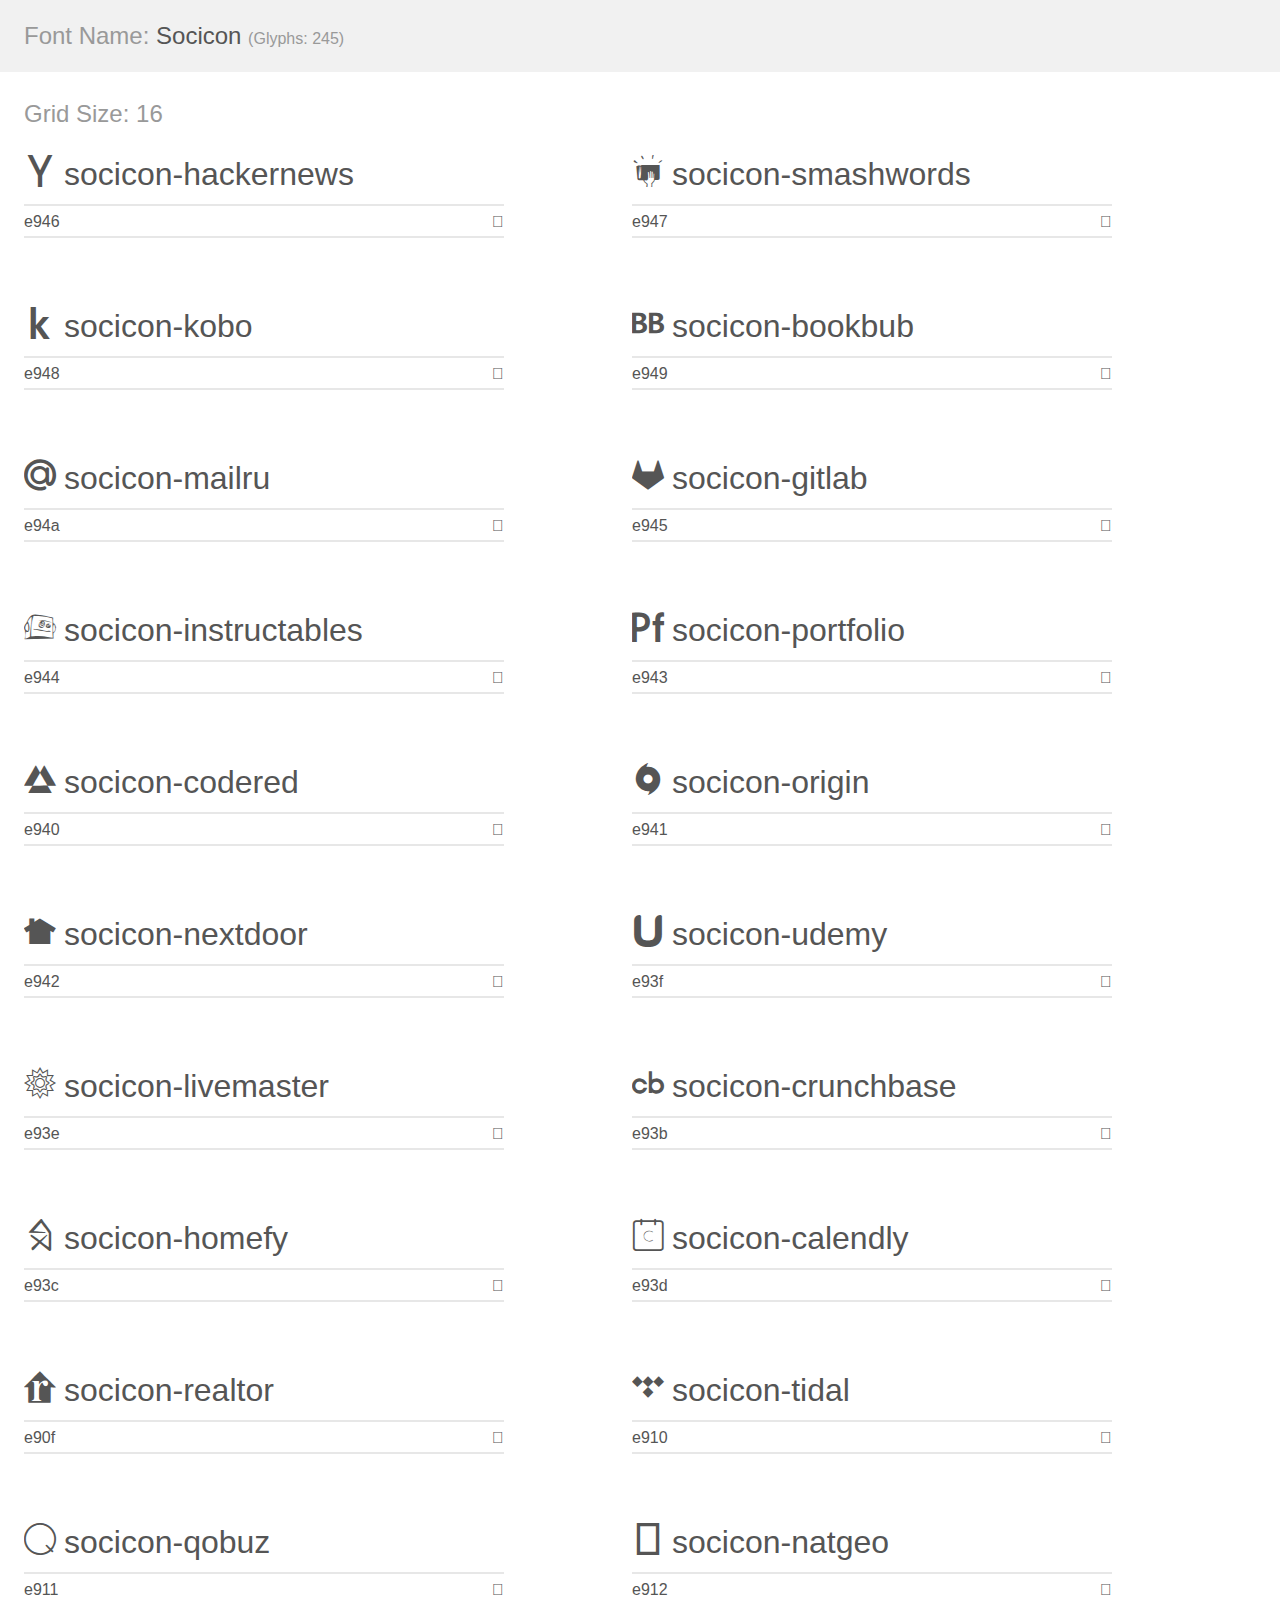
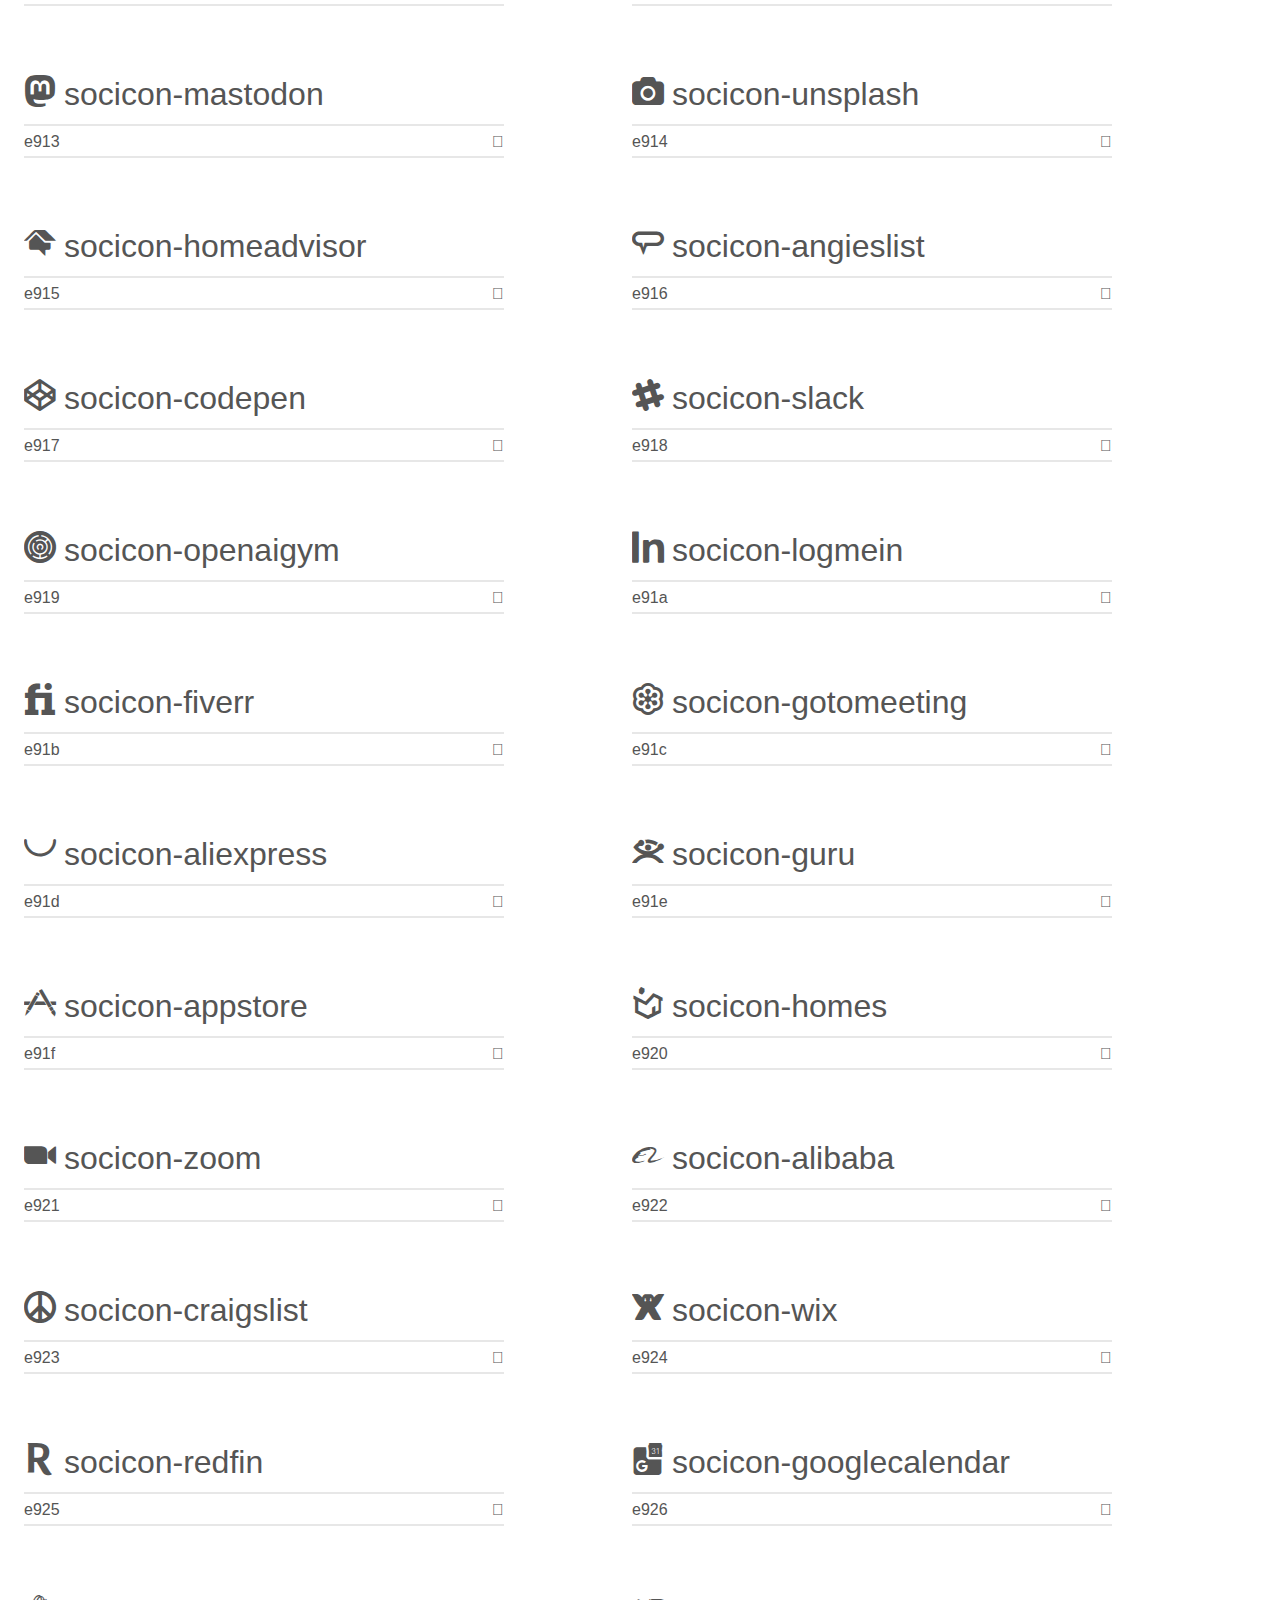
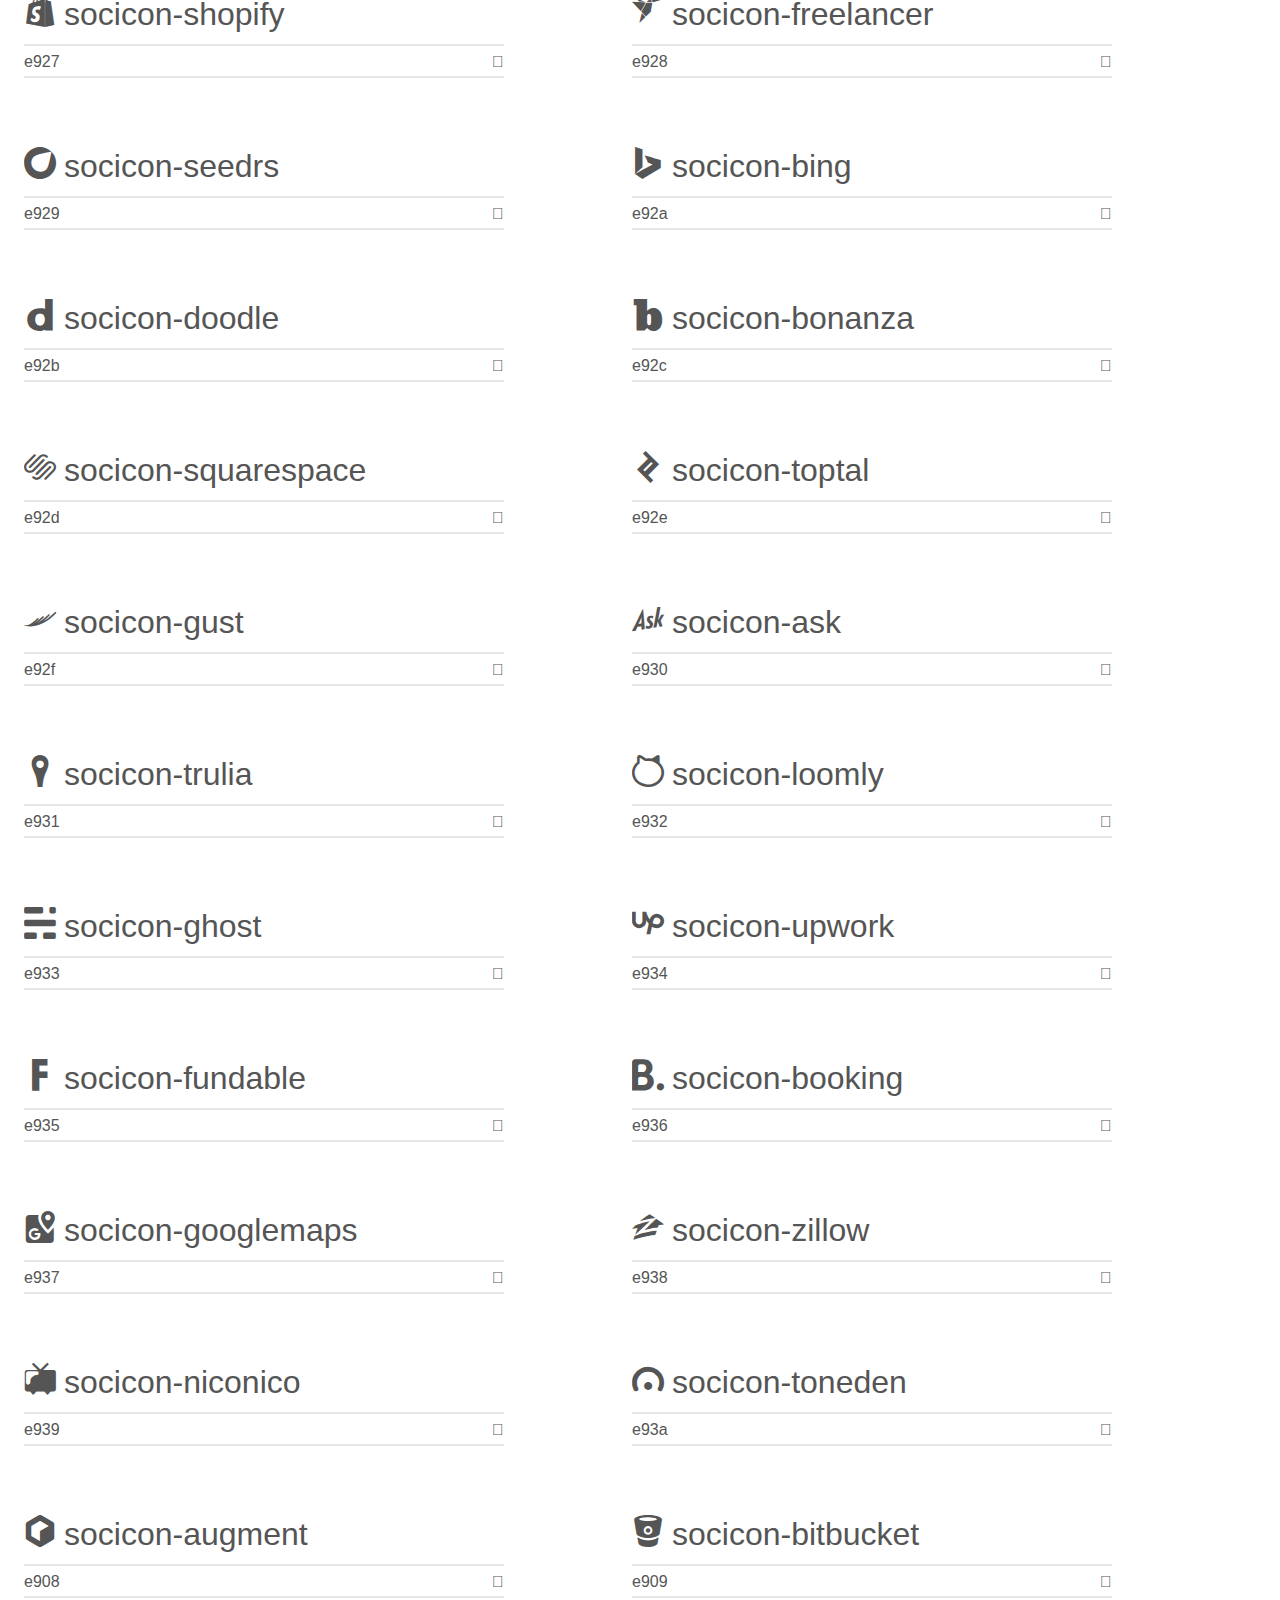
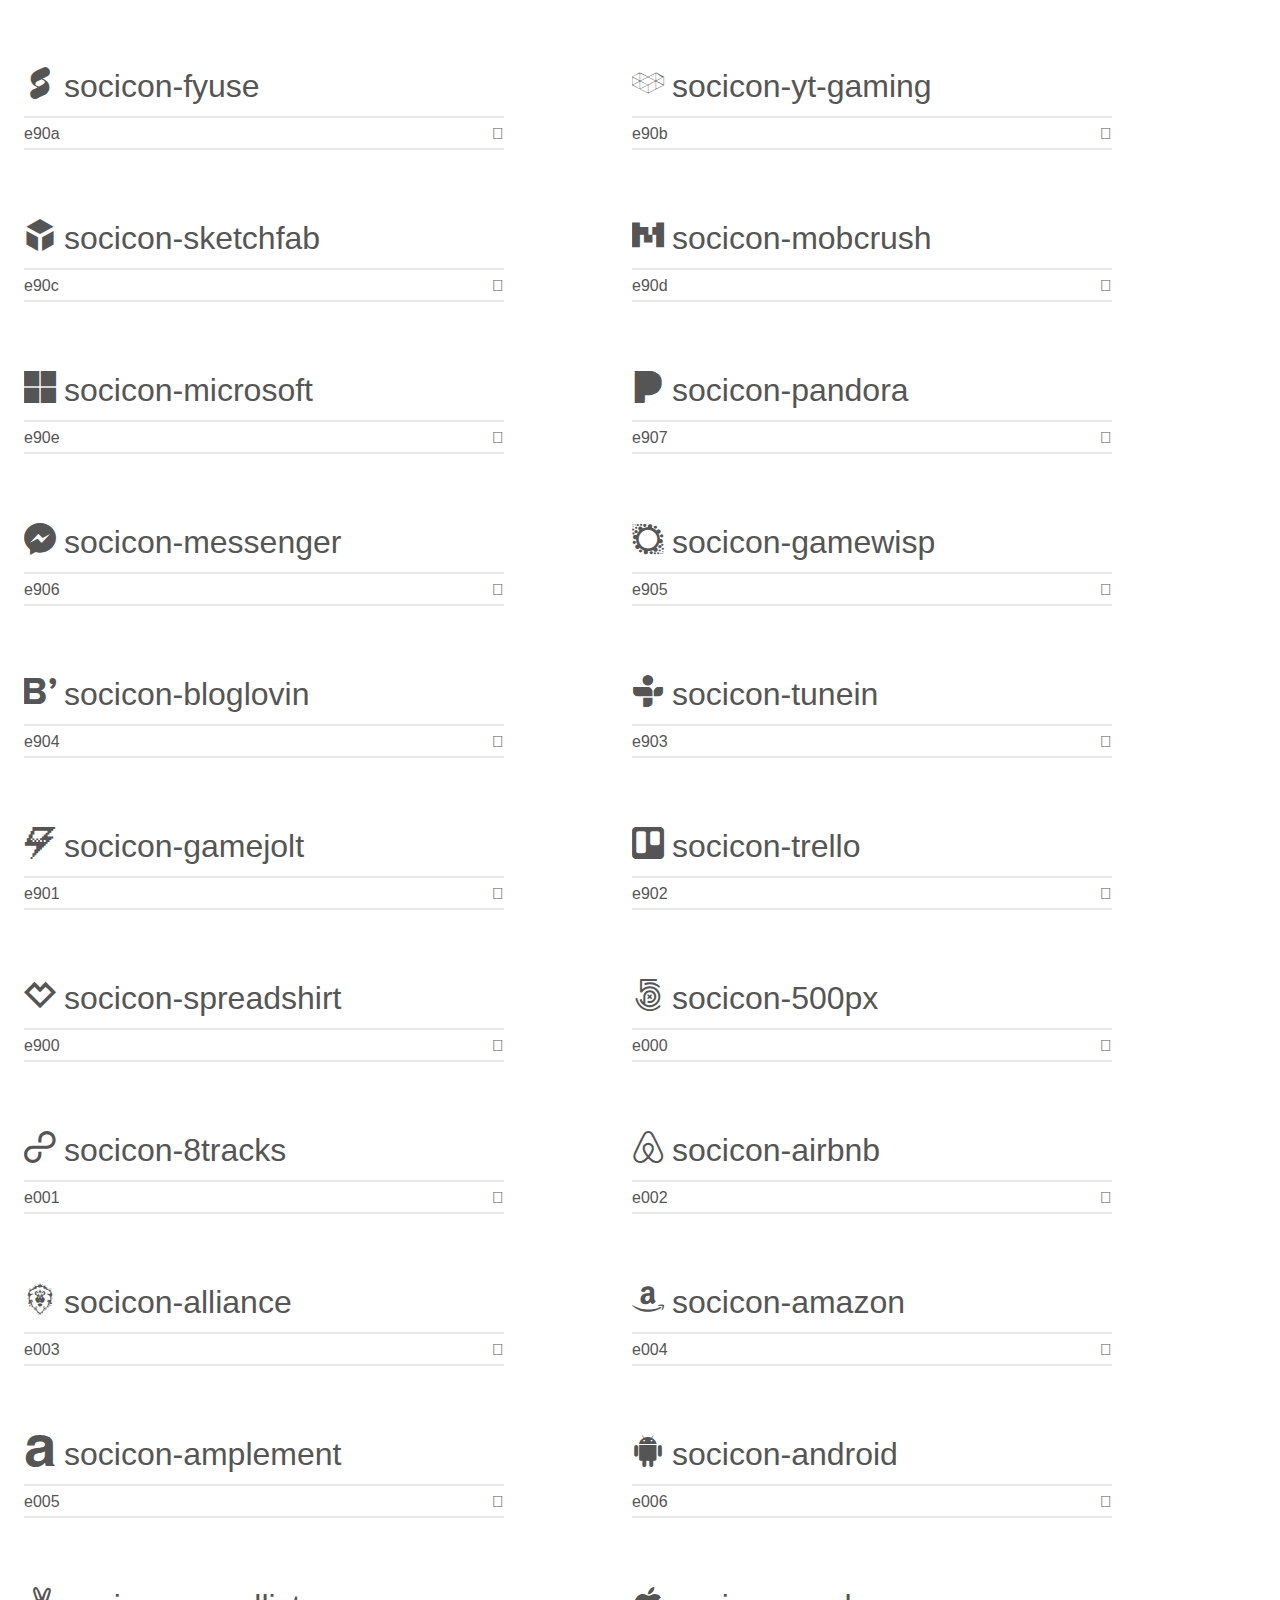
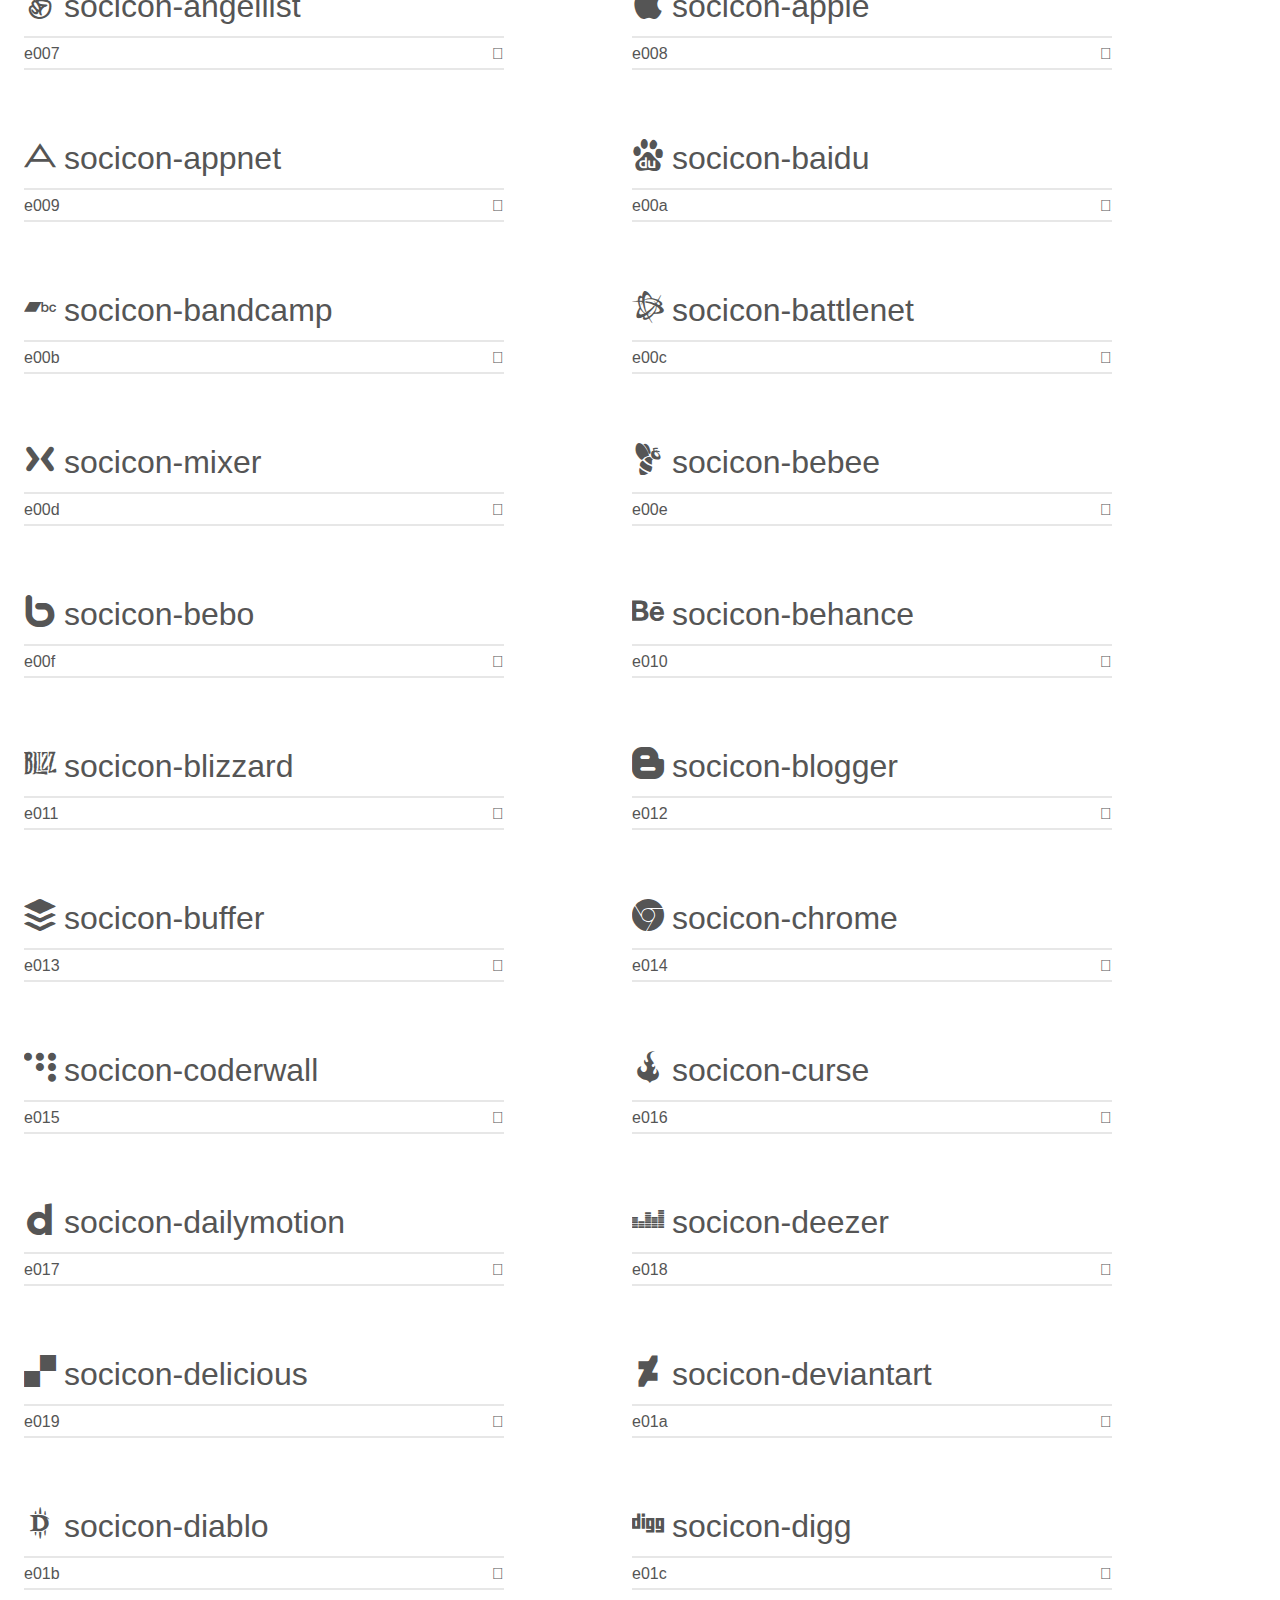
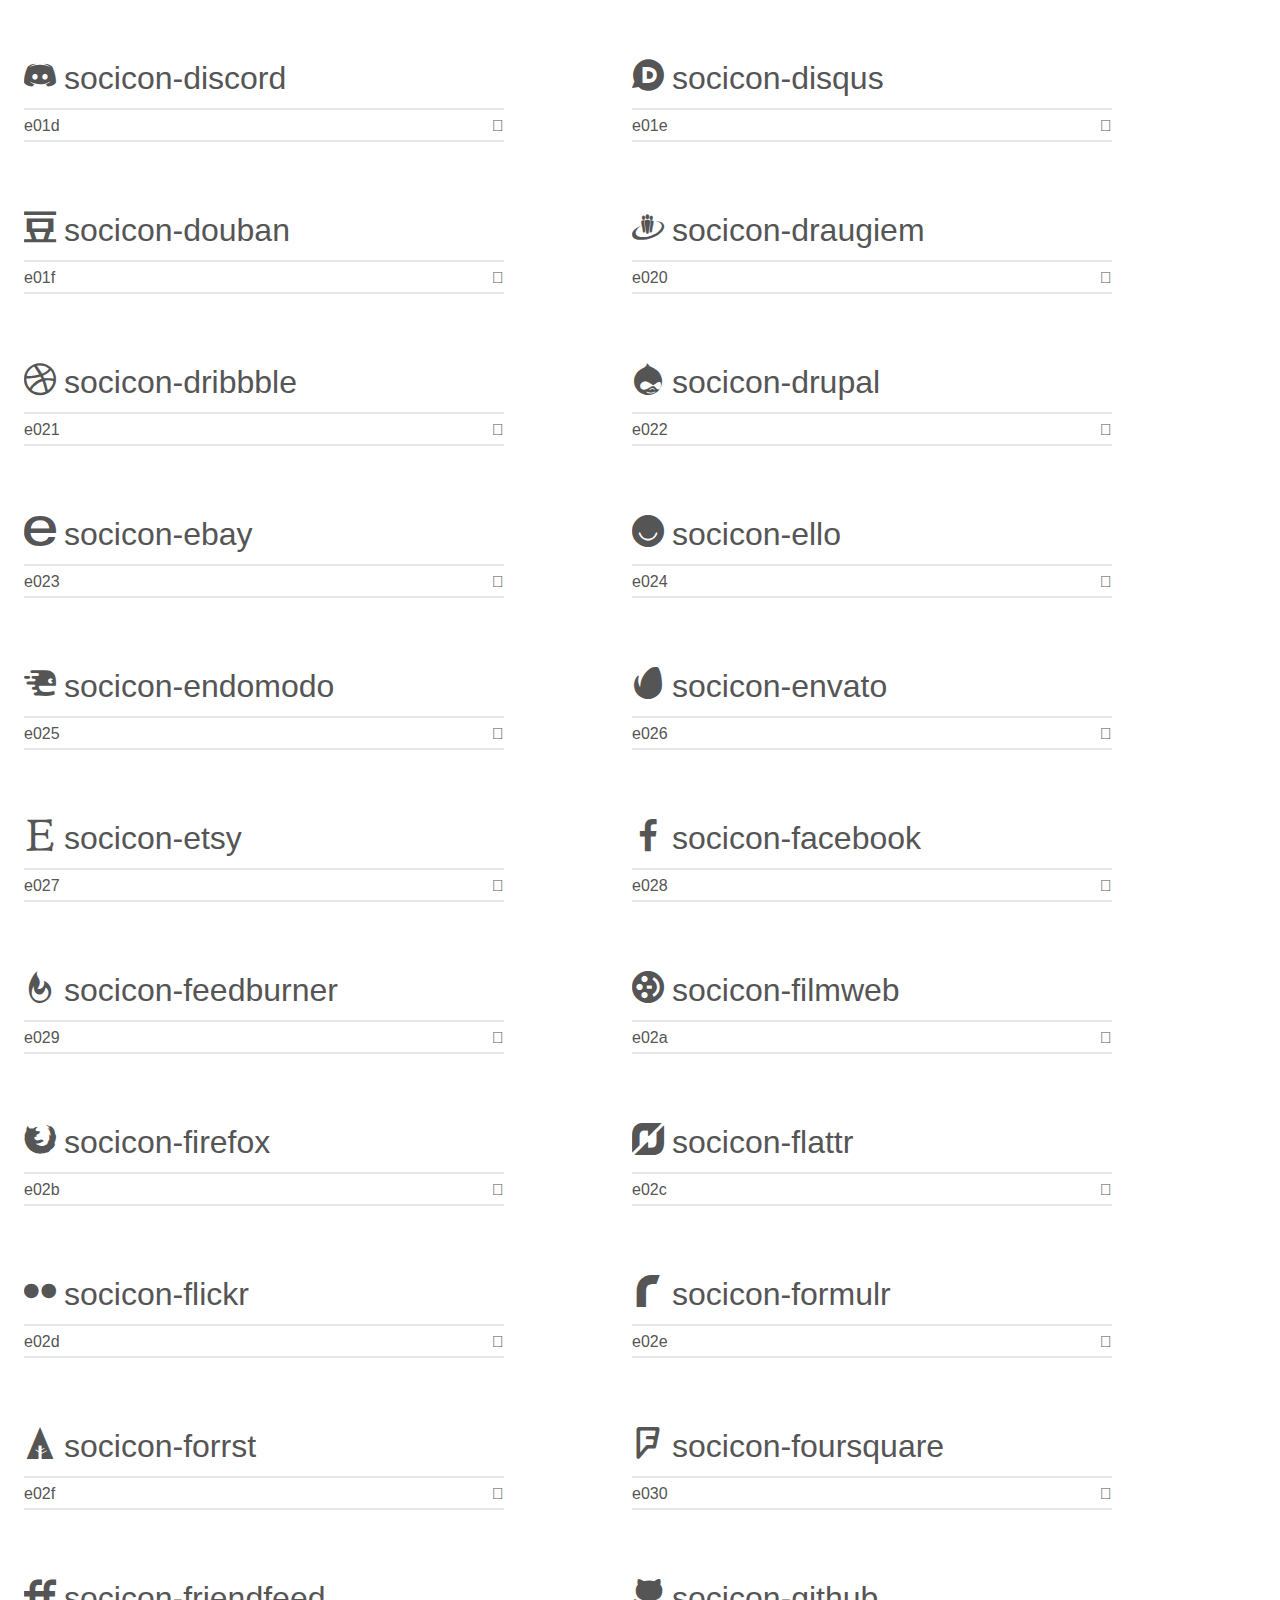
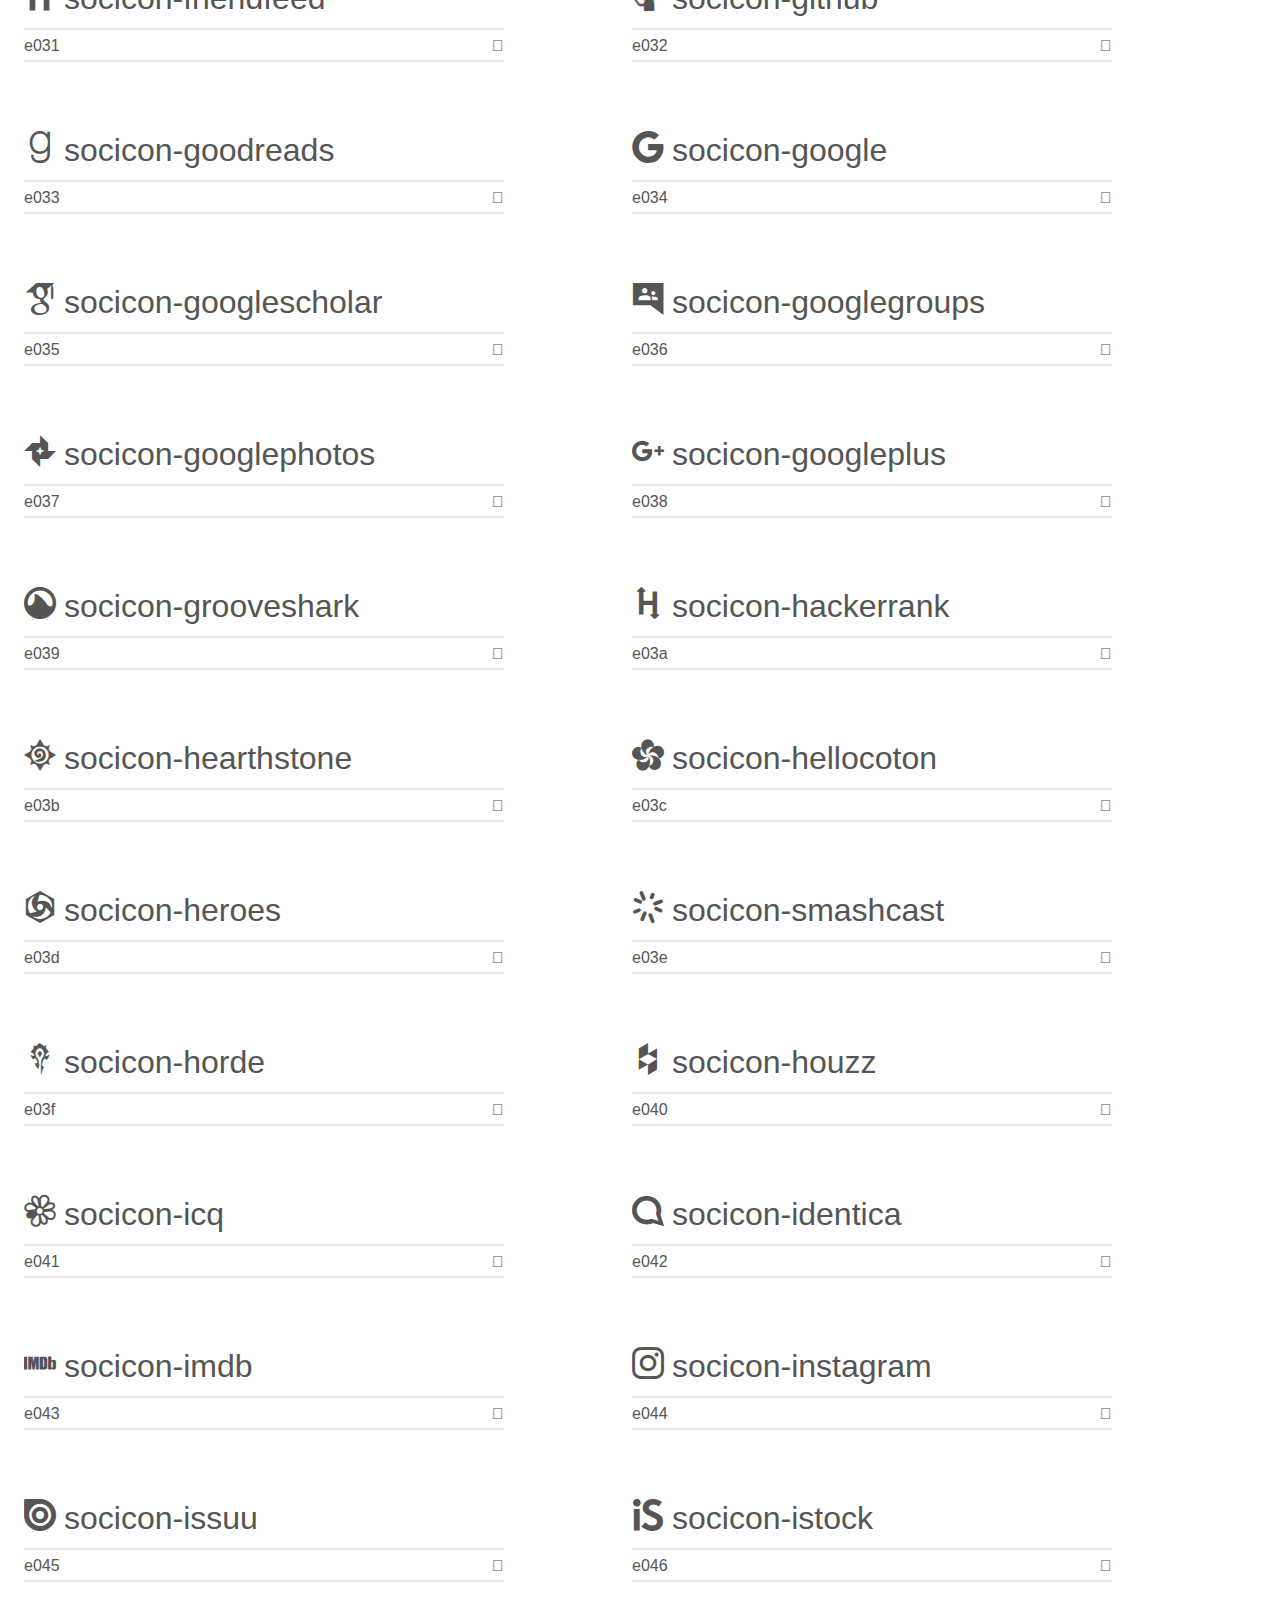
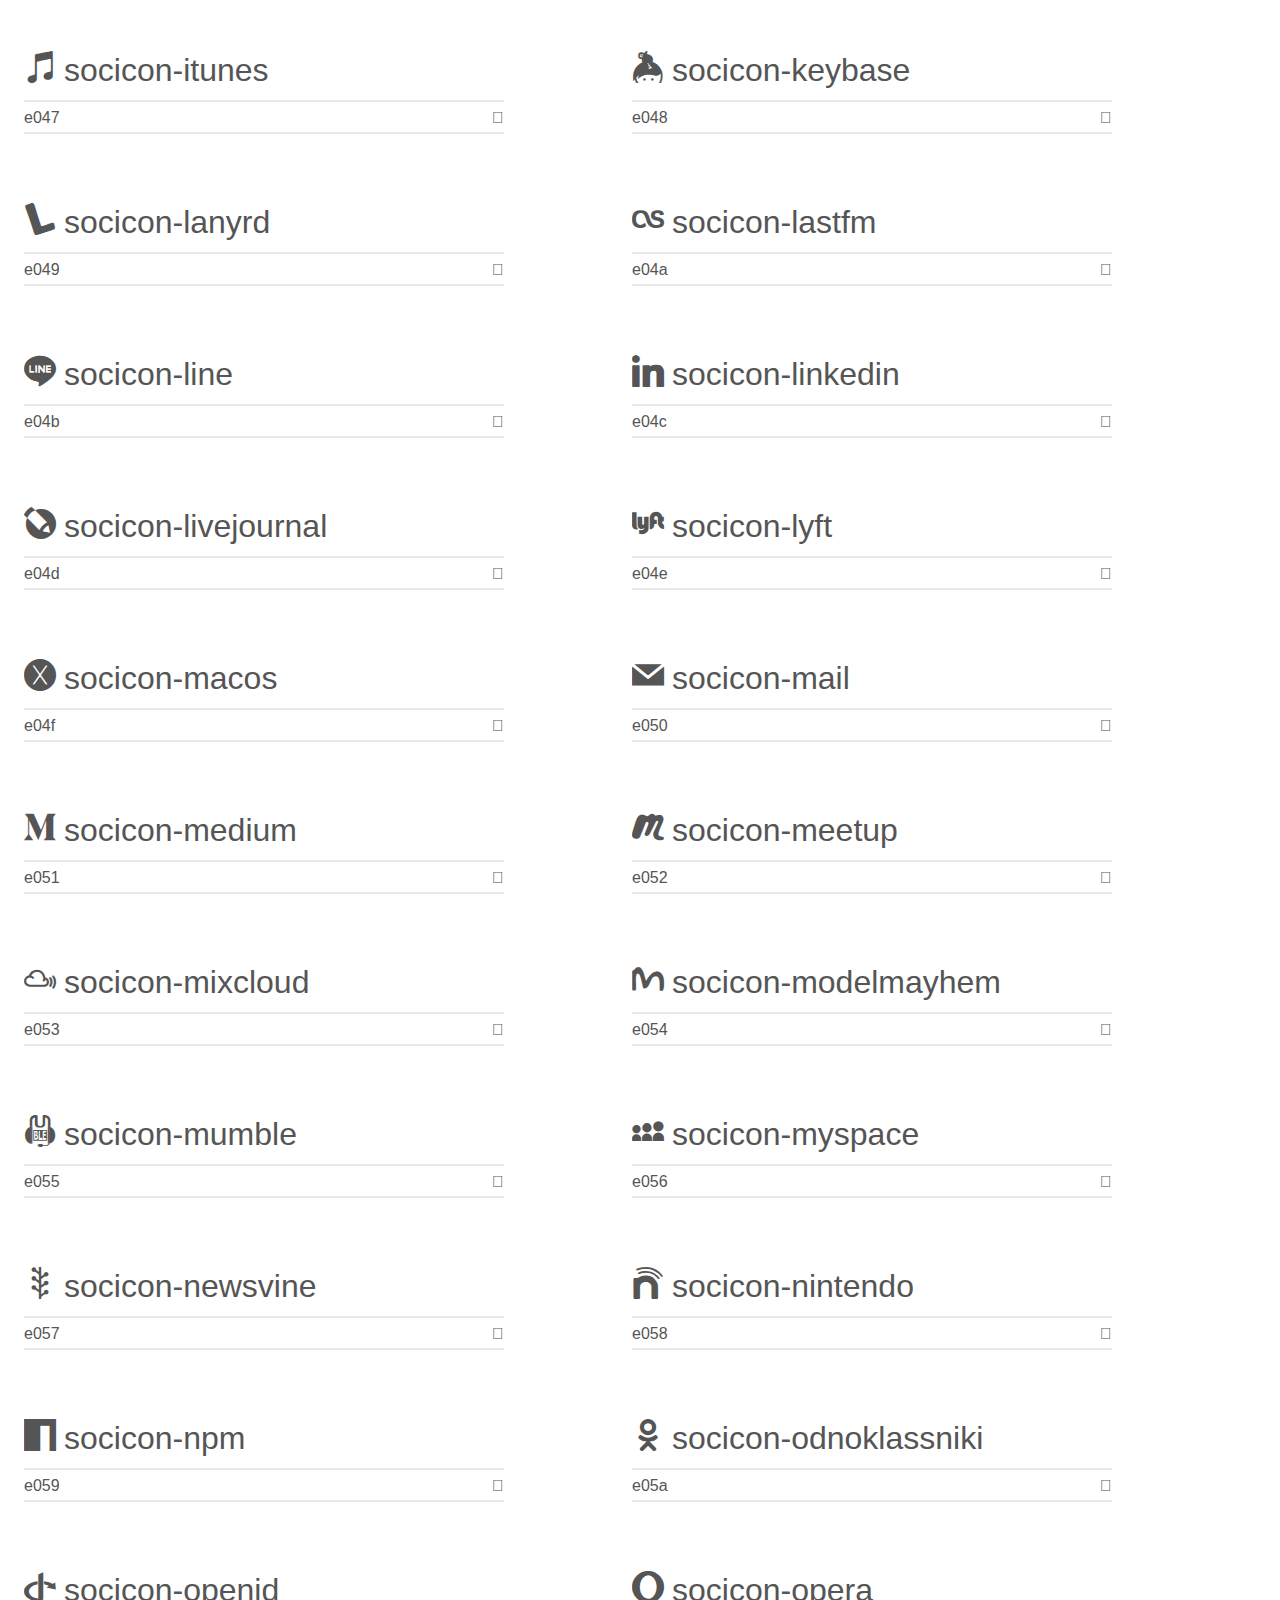
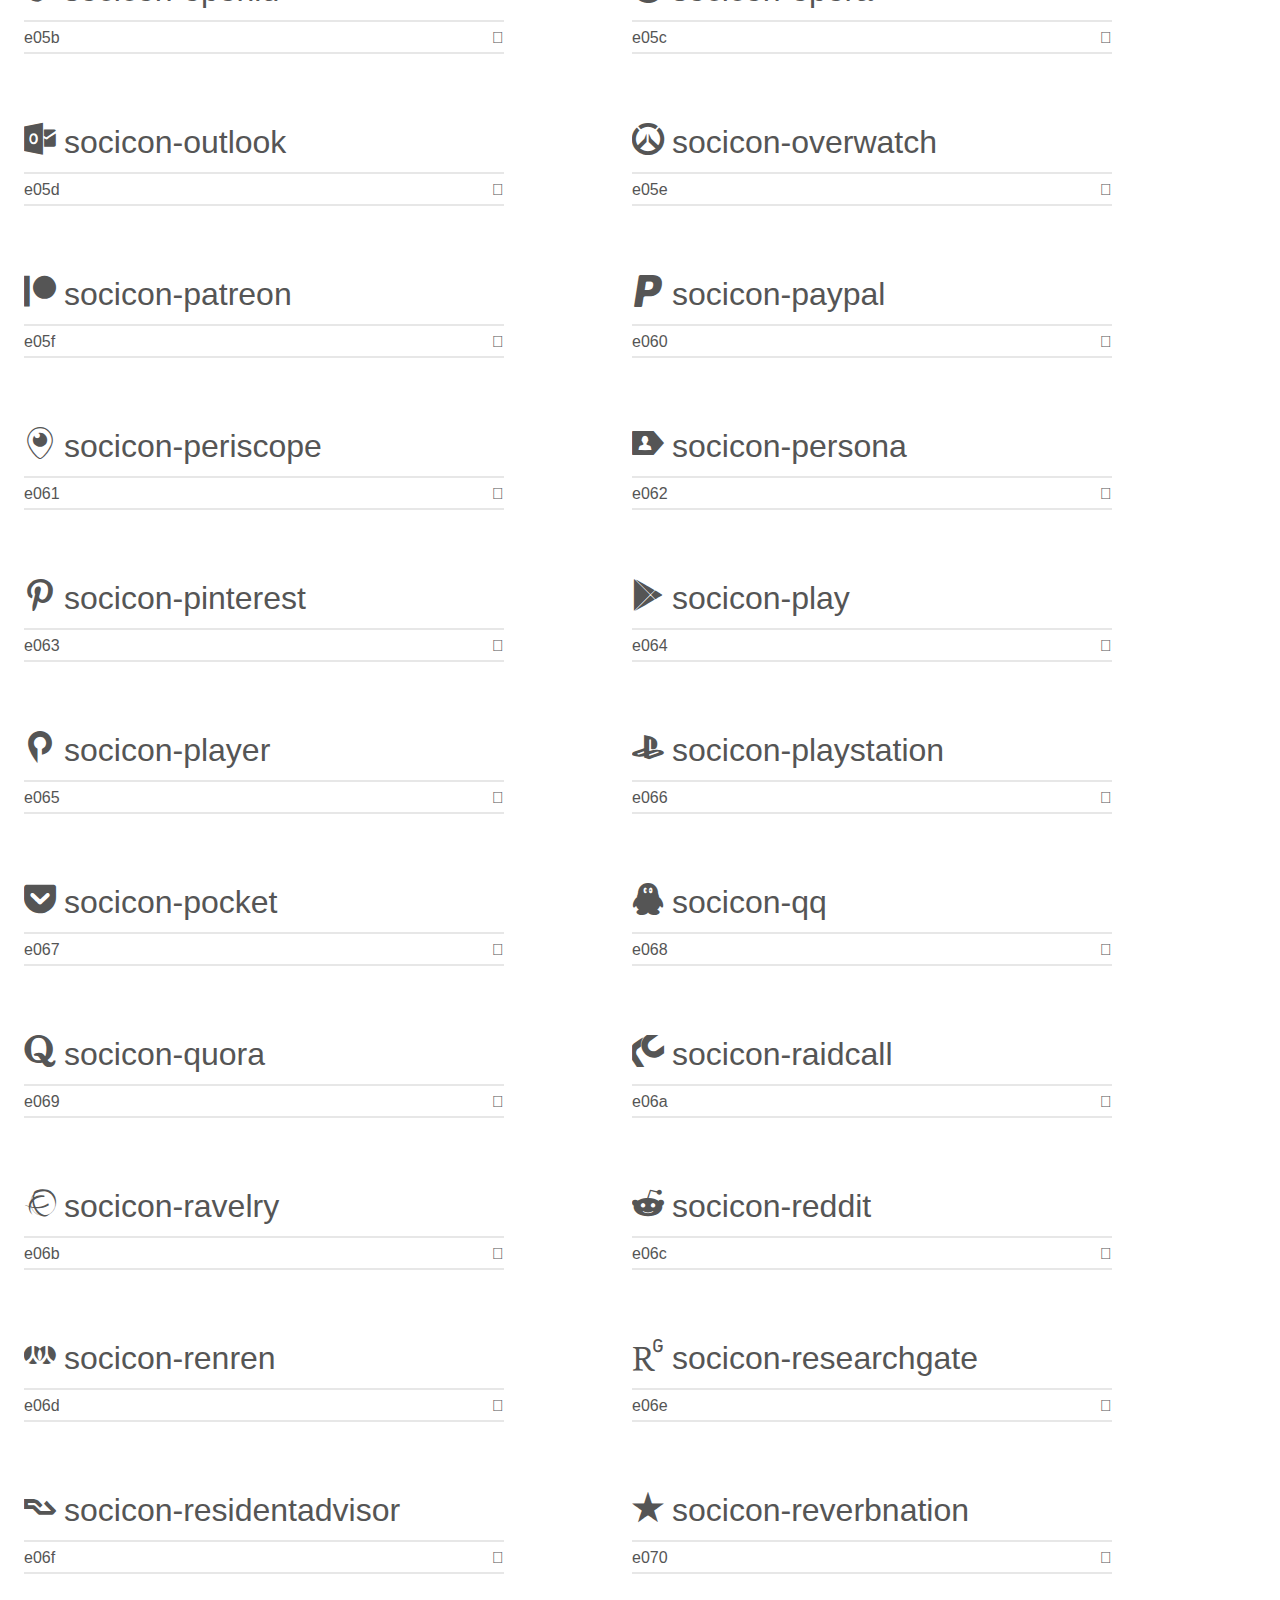
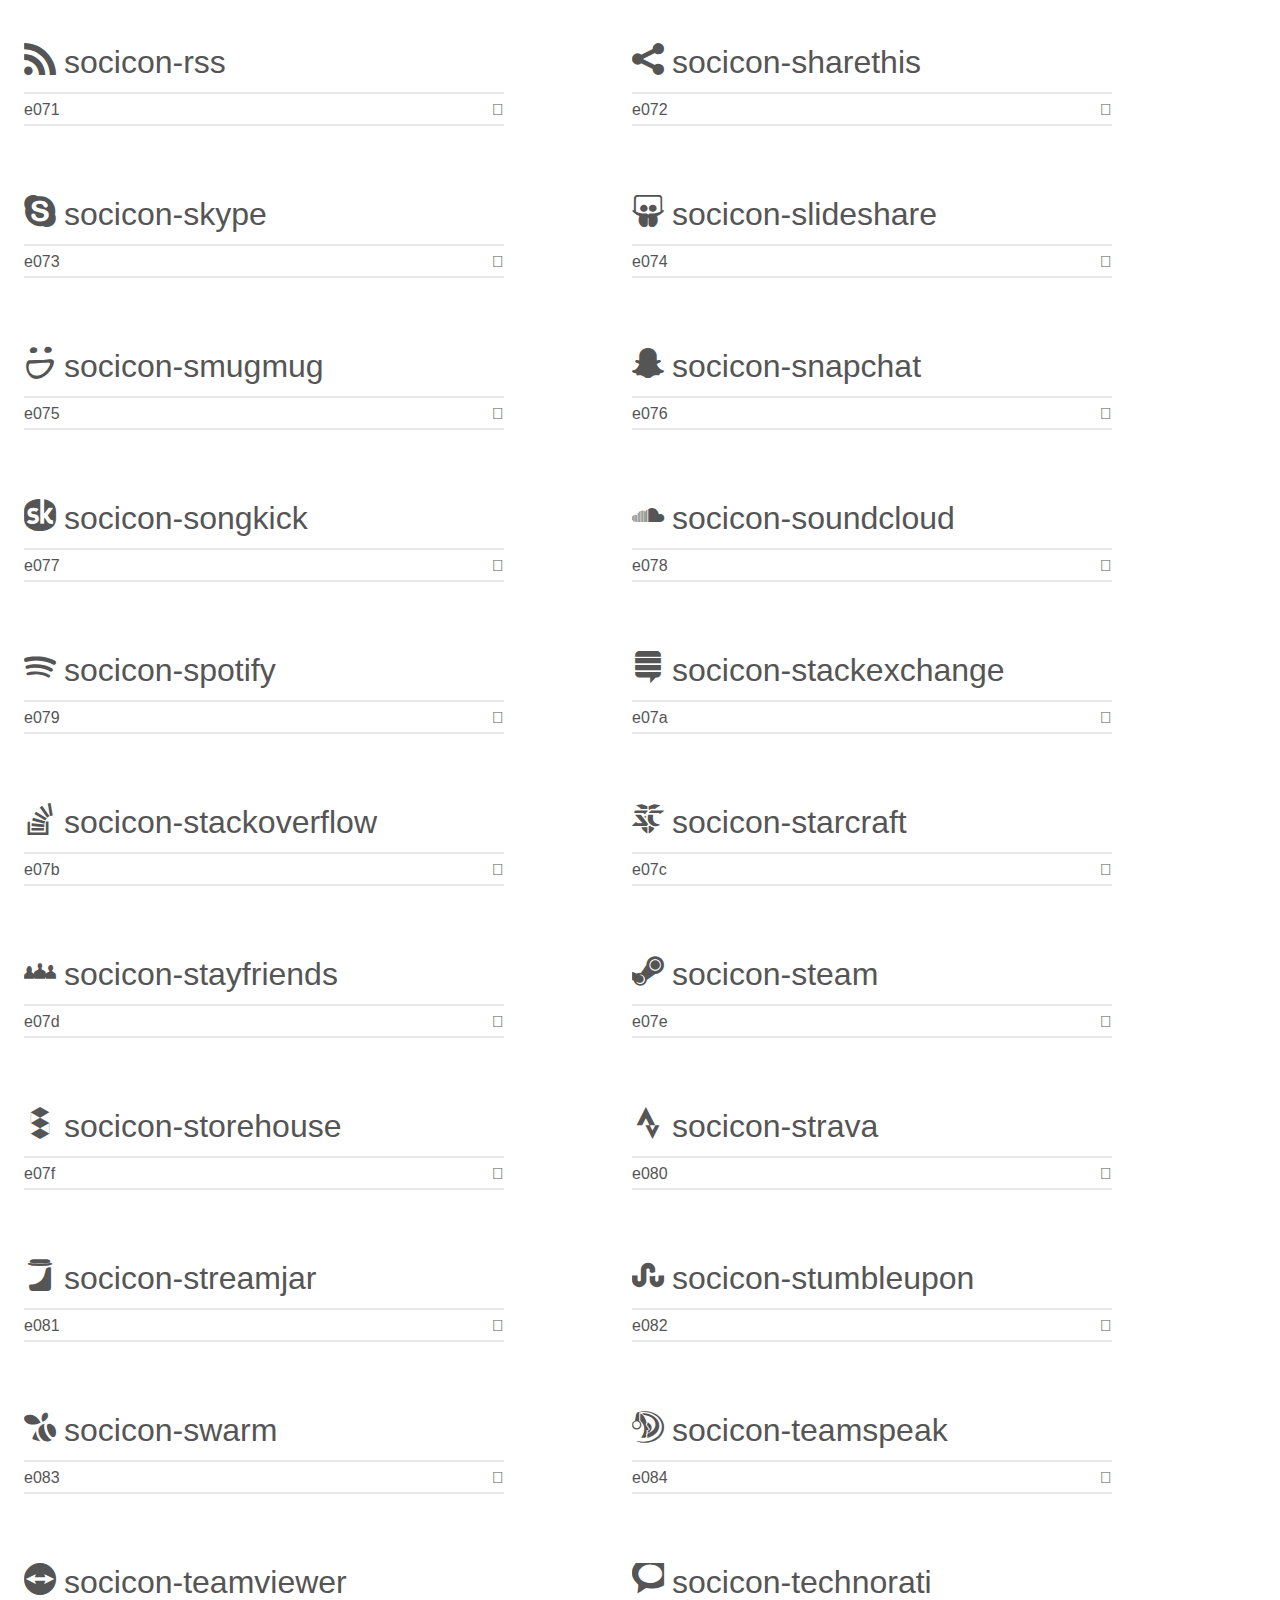
<file: socicon/demo.html>
<!doctype html>
<html>
<head>
    <meta charset="utf-8">
    <title>IcoMoon Demo</title>
    <meta name="description" content="An Icon Font Generated By IcoMoon.io">
    <meta name="viewport" content="width=device-width, initial-scale=1">
    <link rel="stylesheet" href="demo-files/demo.css">
    <link rel="stylesheet" href="style.css"></head>
<body>
    <div class="bgc1 clearfix">
        <h1 class="mhmm mvm"><span class="fgc1">Font Name:</span> Socicon <small class="fgc1">(Glyphs:&nbsp;245)</small></h1>
    </div>
    <div class="clearfix mhl ptl">
        <h1 class="mvm mtn fgc1">Grid Size: 16</h1>
        <div class="glyph fs1">
            <div class="clearfix bshadow0 pbs">
                <span class="socicon-hackernews">
                
                </span>
                <span class="mls"> socicon-hackernews</span>
            </div>
            <fieldset class="fs0 size1of1 clearfix hidden-false">
                <input type="text" readonly value="e946" class="unit size1of2" />
                <input type="text" maxlength="1" readonly value="&#xe946;" class="unitRight size1of2 talign-right" />
            </fieldset>
            <div class="fs0 bshadow0 clearfix hidden-true">
                <span class="unit pvs fgc1">liga: </span>
                <input type="text" readonly value="" class="liga unitRight" />
            </div>
        </div>
        <div class="glyph fs1">
            <div class="clearfix bshadow0 pbs">
                <span class="socicon-smashwords">
                
                </span>
                <span class="mls"> socicon-smashwords</span>
            </div>
            <fieldset class="fs0 size1of1 clearfix hidden-false">
                <input type="text" readonly value="e947" class="unit size1of2" />
                <input type="text" maxlength="1" readonly value="&#xe947;" class="unitRight size1of2 talign-right" />
            </fieldset>
            <div class="fs0 bshadow0 clearfix hidden-true">
                <span class="unit pvs fgc1">liga: </span>
                <input type="text" readonly value="" class="liga unitRight" />
            </div>
        </div>
        <div class="glyph fs1">
            <div class="clearfix bshadow0 pbs">
                <span class="socicon-kobo">
                
                </span>
                <span class="mls"> socicon-kobo</span>
            </div>
            <fieldset class="fs0 size1of1 clearfix hidden-false">
                <input type="text" readonly value="e948" class="unit size1of2" />
                <input type="text" maxlength="1" readonly value="&#xe948;" class="unitRight size1of2 talign-right" />
            </fieldset>
            <div class="fs0 bshadow0 clearfix hidden-true">
                <span class="unit pvs fgc1">liga: </span>
                <input type="text" readonly value="" class="liga unitRight" />
            </div>
        </div>
        <div class="glyph fs1">
            <div class="clearfix bshadow0 pbs">
                <span class="socicon-bookbub">
                
                </span>
                <span class="mls"> socicon-bookbub</span>
            </div>
            <fieldset class="fs0 size1of1 clearfix hidden-false">
                <input type="text" readonly value="e949" class="unit size1of2" />
                <input type="text" maxlength="1" readonly value="&#xe949;" class="unitRight size1of2 talign-right" />
            </fieldset>
            <div class="fs0 bshadow0 clearfix hidden-true">
                <span class="unit pvs fgc1">liga: </span>
                <input type="text" readonly value="" class="liga unitRight" />
            </div>
        </div>
        <div class="glyph fs1">
            <div class="clearfix bshadow0 pbs">
                <span class="socicon-mailru">
                
                </span>
                <span class="mls"> socicon-mailru</span>
            </div>
            <fieldset class="fs0 size1of1 clearfix hidden-false">
                <input type="text" readonly value="e94a" class="unit size1of2" />
                <input type="text" maxlength="1" readonly value="&#xe94a;" class="unitRight size1of2 talign-right" />
            </fieldset>
            <div class="fs0 bshadow0 clearfix hidden-true">
                <span class="unit pvs fgc1">liga: </span>
                <input type="text" readonly value="" class="liga unitRight" />
            </div>
        </div>
        <div class="glyph fs1">
            <div class="clearfix bshadow0 pbs">
                <span class="socicon-gitlab">
                
                </span>
                <span class="mls"> socicon-gitlab</span>
            </div>
            <fieldset class="fs0 size1of1 clearfix hidden-false">
                <input type="text" readonly value="e945" class="unit size1of2" />
                <input type="text" maxlength="1" readonly value="&#xe945;" class="unitRight size1of2 talign-right" />
            </fieldset>
            <div class="fs0 bshadow0 clearfix hidden-true">
                <span class="unit pvs fgc1">liga: </span>
                <input type="text" readonly value="" class="liga unitRight" />
            </div>
        </div>
        <div class="glyph fs1">
            <div class="clearfix bshadow0 pbs">
                <span class="socicon-instructables">
                
                </span>
                <span class="mls"> socicon-instructables</span>
            </div>
            <fieldset class="fs0 size1of1 clearfix hidden-false">
                <input type="text" readonly value="e944" class="unit size1of2" />
                <input type="text" maxlength="1" readonly value="&#xe944;" class="unitRight size1of2 talign-right" />
            </fieldset>
            <div class="fs0 bshadow0 clearfix hidden-true">
                <span class="unit pvs fgc1">liga: </span>
                <input type="text" readonly value="" class="liga unitRight" />
            </div>
        </div>
        <div class="glyph fs1">
            <div class="clearfix bshadow0 pbs">
                <span class="socicon-portfolio">
                
                </span>
                <span class="mls"> socicon-portfolio</span>
            </div>
            <fieldset class="fs0 size1of1 clearfix hidden-false">
                <input type="text" readonly value="e943" class="unit size1of2" />
                <input type="text" maxlength="1" readonly value="&#xe943;" class="unitRight size1of2 talign-right" />
            </fieldset>
            <div class="fs0 bshadow0 clearfix hidden-true">
                <span class="unit pvs fgc1">liga: </span>
                <input type="text" readonly value="" class="liga unitRight" />
            </div>
        </div>
        <div class="glyph fs1">
            <div class="clearfix bshadow0 pbs">
                <span class="socicon-codered">
                
                </span>
                <span class="mls"> socicon-codered</span>
            </div>
            <fieldset class="fs0 size1of1 clearfix hidden-false">
                <input type="text" readonly value="e940" class="unit size1of2" />
                <input type="text" maxlength="1" readonly value="&#xe940;" class="unitRight size1of2 talign-right" />
            </fieldset>
            <div class="fs0 bshadow0 clearfix hidden-true">
                <span class="unit pvs fgc1">liga: </span>
                <input type="text" readonly value="" class="liga unitRight" />
            </div>
        </div>
        <div class="glyph fs1">
            <div class="clearfix bshadow0 pbs">
                <span class="socicon-origin">
                
                </span>
                <span class="mls"> socicon-origin</span>
            </div>
            <fieldset class="fs0 size1of1 clearfix hidden-false">
                <input type="text" readonly value="e941" class="unit size1of2" />
                <input type="text" maxlength="1" readonly value="&#xe941;" class="unitRight size1of2 talign-right" />
            </fieldset>
            <div class="fs0 bshadow0 clearfix hidden-true">
                <span class="unit pvs fgc1">liga: </span>
                <input type="text" readonly value="" class="liga unitRight" />
            </div>
        </div>
        <div class="glyph fs1">
            <div class="clearfix bshadow0 pbs">
                <span class="socicon-nextdoor">
                
                </span>
                <span class="mls"> socicon-nextdoor</span>
            </div>
            <fieldset class="fs0 size1of1 clearfix hidden-false">
                <input type="text" readonly value="e942" class="unit size1of2" />
                <input type="text" maxlength="1" readonly value="&#xe942;" class="unitRight size1of2 talign-right" />
            </fieldset>
            <div class="fs0 bshadow0 clearfix hidden-true">
                <span class="unit pvs fgc1">liga: </span>
                <input type="text" readonly value="" class="liga unitRight" />
            </div>
        </div>
        <div class="glyph fs1">
            <div class="clearfix bshadow0 pbs">
                <span class="socicon-udemy">
                
                </span>
                <span class="mls"> socicon-udemy</span>
            </div>
            <fieldset class="fs0 size1of1 clearfix hidden-false">
                <input type="text" readonly value="e93f" class="unit size1of2" />
                <input type="text" maxlength="1" readonly value="&#xe93f;" class="unitRight size1of2 talign-right" />
            </fieldset>
            <div class="fs0 bshadow0 clearfix hidden-true">
                <span class="unit pvs fgc1">liga: </span>
                <input type="text" readonly value="" class="liga unitRight" />
            </div>
        </div>
        <div class="glyph fs1">
            <div class="clearfix bshadow0 pbs">
                <span class="socicon-livemaster">
                
                </span>
                <span class="mls"> socicon-livemaster</span>
            </div>
            <fieldset class="fs0 size1of1 clearfix hidden-false">
                <input type="text" readonly value="e93e" class="unit size1of2" />
                <input type="text" maxlength="1" readonly value="&#xe93e;" class="unitRight size1of2 talign-right" />
            </fieldset>
            <div class="fs0 bshadow0 clearfix hidden-true">
                <span class="unit pvs fgc1">liga: </span>
                <input type="text" readonly value="" class="liga unitRight" />
            </div>
        </div>
        <div class="glyph fs1">
            <div class="clearfix bshadow0 pbs">
                <span class="socicon-crunchbase">
                
                </span>
                <span class="mls"> socicon-crunchbase</span>
            </div>
            <fieldset class="fs0 size1of1 clearfix hidden-false">
                <input type="text" readonly value="e93b" class="unit size1of2" />
                <input type="text" maxlength="1" readonly value="&#xe93b;" class="unitRight size1of2 talign-right" />
            </fieldset>
            <div class="fs0 bshadow0 clearfix hidden-true">
                <span class="unit pvs fgc1">liga: </span>
                <input type="text" readonly value="" class="liga unitRight" />
            </div>
        </div>
        <div class="glyph fs1">
            <div class="clearfix bshadow0 pbs">
                <span class="socicon-homefy">
                
                </span>
                <span class="mls"> socicon-homefy</span>
            </div>
            <fieldset class="fs0 size1of1 clearfix hidden-false">
                <input type="text" readonly value="e93c" class="unit size1of2" />
                <input type="text" maxlength="1" readonly value="&#xe93c;" class="unitRight size1of2 talign-right" />
            </fieldset>
            <div class="fs0 bshadow0 clearfix hidden-true">
                <span class="unit pvs fgc1">liga: </span>
                <input type="text" readonly value="" class="liga unitRight" />
            </div>
        </div>
        <div class="glyph fs1">
            <div class="clearfix bshadow0 pbs">
                <span class="socicon-calendly">
                
                </span>
                <span class="mls"> socicon-calendly</span>
            </div>
            <fieldset class="fs0 size1of1 clearfix hidden-false">
                <input type="text" readonly value="e93d" class="unit size1of2" />
                <input type="text" maxlength="1" readonly value="&#xe93d;" class="unitRight size1of2 talign-right" />
            </fieldset>
            <div class="fs0 bshadow0 clearfix hidden-true">
                <span class="unit pvs fgc1">liga: </span>
                <input type="text" readonly value="" class="liga unitRight" />
            </div>
        </div>
        <div class="glyph fs1">
            <div class="clearfix bshadow0 pbs">
                <span class="socicon-realtor">
                
                </span>
                <span class="mls"> socicon-realtor</span>
            </div>
            <fieldset class="fs0 size1of1 clearfix hidden-false">
                <input type="text" readonly value="e90f" class="unit size1of2" />
                <input type="text" maxlength="1" readonly value="&#xe90f;" class="unitRight size1of2 talign-right" />
            </fieldset>
            <div class="fs0 bshadow0 clearfix hidden-true">
                <span class="unit pvs fgc1">liga: </span>
                <input type="text" readonly value="" class="liga unitRight" />
            </div>
        </div>
        <div class="glyph fs1">
            <div class="clearfix bshadow0 pbs">
                <span class="socicon-tidal">
                
                </span>
                <span class="mls"> socicon-tidal</span>
            </div>
            <fieldset class="fs0 size1of1 clearfix hidden-false">
                <input type="text" readonly value="e910" class="unit size1of2" />
                <input type="text" maxlength="1" readonly value="&#xe910;" class="unitRight size1of2 talign-right" />
            </fieldset>
            <div class="fs0 bshadow0 clearfix hidden-true">
                <span class="unit pvs fgc1">liga: </span>
                <input type="text" readonly value="" class="liga unitRight" />
            </div>
        </div>
        <div class="glyph fs1">
            <div class="clearfix bshadow0 pbs">
                <span class="socicon-qobuz">
                
                </span>
                <span class="mls"> socicon-qobuz</span>
            </div>
            <fieldset class="fs0 size1of1 clearfix hidden-false">
                <input type="text" readonly value="e911" class="unit size1of2" />
                <input type="text" maxlength="1" readonly value="&#xe911;" class="unitRight size1of2 talign-right" />
            </fieldset>
            <div class="fs0 bshadow0 clearfix hidden-true">
                <span class="unit pvs fgc1">liga: </span>
                <input type="text" readonly value="" class="liga unitRight" />
            </div>
        </div>
        <div class="glyph fs1">
            <div class="clearfix bshadow0 pbs">
                <span class="socicon-natgeo">
                
                </span>
                <span class="mls"> socicon-natgeo</span>
            </div>
            <fieldset class="fs0 size1of1 clearfix hidden-false">
                <input type="text" readonly value="e912" class="unit size1of2" />
                <input type="text" maxlength="1" readonly value="&#xe912;" class="unitRight size1of2 talign-right" />
            </fieldset>
            <div class="fs0 bshadow0 clearfix hidden-true">
                <span class="unit pvs fgc1">liga: </span>
                <input type="text" readonly value="" class="liga unitRight" />
            </div>
        </div>
        <div class="glyph fs1">
            <div class="clearfix bshadow0 pbs">
                <span class="socicon-mastodon">
                
                </span>
                <span class="mls"> socicon-mastodon</span>
            </div>
            <fieldset class="fs0 size1of1 clearfix hidden-false">
                <input type="text" readonly value="e913" class="unit size1of2" />
                <input type="text" maxlength="1" readonly value="&#xe913;" class="unitRight size1of2 talign-right" />
            </fieldset>
            <div class="fs0 bshadow0 clearfix hidden-true">
                <span class="unit pvs fgc1">liga: </span>
                <input type="text" readonly value="" class="liga unitRight" />
            </div>
        </div>
        <div class="glyph fs1">
            <div class="clearfix bshadow0 pbs">
                <span class="socicon-unsplash">
                
                </span>
                <span class="mls"> socicon-unsplash</span>
            </div>
            <fieldset class="fs0 size1of1 clearfix hidden-false">
                <input type="text" readonly value="e914" class="unit size1of2" />
                <input type="text" maxlength="1" readonly value="&#xe914;" class="unitRight size1of2 talign-right" />
            </fieldset>
            <div class="fs0 bshadow0 clearfix hidden-true">
                <span class="unit pvs fgc1">liga: </span>
                <input type="text" readonly value="" class="liga unitRight" />
            </div>
        </div>
        <div class="glyph fs1">
            <div class="clearfix bshadow0 pbs">
                <span class="socicon-homeadvisor">
                
                </span>
                <span class="mls"> socicon-homeadvisor</span>
            </div>
            <fieldset class="fs0 size1of1 clearfix hidden-false">
                <input type="text" readonly value="e915" class="unit size1of2" />
                <input type="text" maxlength="1" readonly value="&#xe915;" class="unitRight size1of2 talign-right" />
            </fieldset>
            <div class="fs0 bshadow0 clearfix hidden-true">
                <span class="unit pvs fgc1">liga: </span>
                <input type="text" readonly value="" class="liga unitRight" />
            </div>
        </div>
        <div class="glyph fs1">
            <div class="clearfix bshadow0 pbs">
                <span class="socicon-angieslist">
                
                </span>
                <span class="mls"> socicon-angieslist</span>
            </div>
            <fieldset class="fs0 size1of1 clearfix hidden-false">
                <input type="text" readonly value="e916" class="unit size1of2" />
                <input type="text" maxlength="1" readonly value="&#xe916;" class="unitRight size1of2 talign-right" />
            </fieldset>
            <div class="fs0 bshadow0 clearfix hidden-true">
                <span class="unit pvs fgc1">liga: </span>
                <input type="text" readonly value="" class="liga unitRight" />
            </div>
        </div>
        <div class="glyph fs1">
            <div class="clearfix bshadow0 pbs">
                <span class="socicon-codepen">
                
                </span>
                <span class="mls"> socicon-codepen</span>
            </div>
            <fieldset class="fs0 size1of1 clearfix hidden-false">
                <input type="text" readonly value="e917" class="unit size1of2" />
                <input type="text" maxlength="1" readonly value="&#xe917;" class="unitRight size1of2 talign-right" />
            </fieldset>
            <div class="fs0 bshadow0 clearfix hidden-true">
                <span class="unit pvs fgc1">liga: </span>
                <input type="text" readonly value="" class="liga unitRight" />
            </div>
        </div>
        <div class="glyph fs1">
            <div class="clearfix bshadow0 pbs">
                <span class="socicon-slack">
                
                </span>
                <span class="mls"> socicon-slack</span>
            </div>
            <fieldset class="fs0 size1of1 clearfix hidden-false">
                <input type="text" readonly value="e918" class="unit size1of2" />
                <input type="text" maxlength="1" readonly value="&#xe918;" class="unitRight size1of2 talign-right" />
            </fieldset>
            <div class="fs0 bshadow0 clearfix hidden-true">
                <span class="unit pvs fgc1">liga: </span>
                <input type="text" readonly value="" class="liga unitRight" />
            </div>
        </div>
        <div class="glyph fs1">
            <div class="clearfix bshadow0 pbs">
                <span class="socicon-openaigym">
                
                </span>
                <span class="mls"> socicon-openaigym</span>
            </div>
            <fieldset class="fs0 size1of1 clearfix hidden-false">
                <input type="text" readonly value="e919" class="unit size1of2" />
                <input type="text" maxlength="1" readonly value="&#xe919;" class="unitRight size1of2 talign-right" />
            </fieldset>
            <div class="fs0 bshadow0 clearfix hidden-true">
                <span class="unit pvs fgc1">liga: </span>
                <input type="text" readonly value="" class="liga unitRight" />
            </div>
        </div>
        <div class="glyph fs1">
            <div class="clearfix bshadow0 pbs">
                <span class="socicon-logmein">
                
                </span>
                <span class="mls"> socicon-logmein</span>
            </div>
            <fieldset class="fs0 size1of1 clearfix hidden-false">
                <input type="text" readonly value="e91a" class="unit size1of2" />
                <input type="text" maxlength="1" readonly value="&#xe91a;" class="unitRight size1of2 talign-right" />
            </fieldset>
            <div class="fs0 bshadow0 clearfix hidden-true">
                <span class="unit pvs fgc1">liga: </span>
                <input type="text" readonly value="" class="liga unitRight" />
            </div>
        </div>
        <div class="glyph fs1">
            <div class="clearfix bshadow0 pbs">
                <span class="socicon-fiverr">
                
                </span>
                <span class="mls"> socicon-fiverr</span>
            </div>
            <fieldset class="fs0 size1of1 clearfix hidden-false">
                <input type="text" readonly value="e91b" class="unit size1of2" />
                <input type="text" maxlength="1" readonly value="&#xe91b;" class="unitRight size1of2 talign-right" />
            </fieldset>
            <div class="fs0 bshadow0 clearfix hidden-true">
                <span class="unit pvs fgc1">liga: </span>
                <input type="text" readonly value="" class="liga unitRight" />
            </div>
        </div>
        <div class="glyph fs1">
            <div class="clearfix bshadow0 pbs">
                <span class="socicon-gotomeeting">
                
                </span>
                <span class="mls"> socicon-gotomeeting</span>
            </div>
            <fieldset class="fs0 size1of1 clearfix hidden-false">
                <input type="text" readonly value="e91c" class="unit size1of2" />
                <input type="text" maxlength="1" readonly value="&#xe91c;" class="unitRight size1of2 talign-right" />
            </fieldset>
            <div class="fs0 bshadow0 clearfix hidden-true">
                <span class="unit pvs fgc1">liga: </span>
                <input type="text" readonly value="" class="liga unitRight" />
            </div>
        </div>
        <div class="glyph fs1">
            <div class="clearfix bshadow0 pbs">
                <span class="socicon-aliexpress">
                
                </span>
                <span class="mls"> socicon-aliexpress</span>
            </div>
            <fieldset class="fs0 size1of1 clearfix hidden-false">
                <input type="text" readonly value="e91d" class="unit size1of2" />
                <input type="text" maxlength="1" readonly value="&#xe91d;" class="unitRight size1of2 talign-right" />
            </fieldset>
            <div class="fs0 bshadow0 clearfix hidden-true">
                <span class="unit pvs fgc1">liga: </span>
                <input type="text" readonly value="" class="liga unitRight" />
            </div>
        </div>
        <div class="glyph fs1">
            <div class="clearfix bshadow0 pbs">
                <span class="socicon-guru">
                
                </span>
                <span class="mls"> socicon-guru</span>
            </div>
            <fieldset class="fs0 size1of1 clearfix hidden-false">
                <input type="text" readonly value="e91e" class="unit size1of2" />
                <input type="text" maxlength="1" readonly value="&#xe91e;" class="unitRight size1of2 talign-right" />
            </fieldset>
            <div class="fs0 bshadow0 clearfix hidden-true">
                <span class="unit pvs fgc1">liga: </span>
                <input type="text" readonly value="" class="liga unitRight" />
            </div>
        </div>
        <div class="glyph fs1">
            <div class="clearfix bshadow0 pbs">
                <span class="socicon-appstore">
                
                </span>
                <span class="mls"> socicon-appstore</span>
            </div>
            <fieldset class="fs0 size1of1 clearfix hidden-false">
                <input type="text" readonly value="e91f" class="unit size1of2" />
                <input type="text" maxlength="1" readonly value="&#xe91f;" class="unitRight size1of2 talign-right" />
            </fieldset>
            <div class="fs0 bshadow0 clearfix hidden-true">
                <span class="unit pvs fgc1">liga: </span>
                <input type="text" readonly value="" class="liga unitRight" />
            </div>
        </div>
        <div class="glyph fs1">
            <div class="clearfix bshadow0 pbs">
                <span class="socicon-homes">
                
                </span>
                <span class="mls"> socicon-homes</span>
            </div>
            <fieldset class="fs0 size1of1 clearfix hidden-false">
                <input type="text" readonly value="e920" class="unit size1of2" />
                <input type="text" maxlength="1" readonly value="&#xe920;" class="unitRight size1of2 talign-right" />
            </fieldset>
            <div class="fs0 bshadow0 clearfix hidden-true">
                <span class="unit pvs fgc1">liga: </span>
                <input type="text" readonly value="" class="liga unitRight" />
            </div>
        </div>
        <div class="glyph fs1">
            <div class="clearfix bshadow0 pbs">
                <span class="socicon-zoom">
                
                </span>
                <span class="mls"> socicon-zoom</span>
            </div>
            <fieldset class="fs0 size1of1 clearfix hidden-false">
                <input type="text" readonly value="e921" class="unit size1of2" />
                <input type="text" maxlength="1" readonly value="&#xe921;" class="unitRight size1of2 talign-right" />
            </fieldset>
            <div class="fs0 bshadow0 clearfix hidden-true">
                <span class="unit pvs fgc1">liga: </span>
                <input type="text" readonly value="" class="liga unitRight" />
            </div>
        </div>
        <div class="glyph fs1">
            <div class="clearfix bshadow0 pbs">
                <span class="socicon-alibaba">
                
                </span>
                <span class="mls"> socicon-alibaba</span>
            </div>
            <fieldset class="fs0 size1of1 clearfix hidden-false">
                <input type="text" readonly value="e922" class="unit size1of2" />
                <input type="text" maxlength="1" readonly value="&#xe922;" class="unitRight size1of2 talign-right" />
            </fieldset>
            <div class="fs0 bshadow0 clearfix hidden-true">
                <span class="unit pvs fgc1">liga: </span>
                <input type="text" readonly value="" class="liga unitRight" />
            </div>
        </div>
        <div class="glyph fs1">
            <div class="clearfix bshadow0 pbs">
                <span class="socicon-craigslist">
                
                </span>
                <span class="mls"> socicon-craigslist</span>
            </div>
            <fieldset class="fs0 size1of1 clearfix hidden-false">
                <input type="text" readonly value="e923" class="unit size1of2" />
                <input type="text" maxlength="1" readonly value="&#xe923;" class="unitRight size1of2 talign-right" />
            </fieldset>
            <div class="fs0 bshadow0 clearfix hidden-true">
                <span class="unit pvs fgc1">liga: </span>
                <input type="text" readonly value="" class="liga unitRight" />
            </div>
        </div>
        <div class="glyph fs1">
            <div class="clearfix bshadow0 pbs">
                <span class="socicon-wix">
                
                </span>
                <span class="mls"> socicon-wix</span>
            </div>
            <fieldset class="fs0 size1of1 clearfix hidden-false">
                <input type="text" readonly value="e924" class="unit size1of2" />
                <input type="text" maxlength="1" readonly value="&#xe924;" class="unitRight size1of2 talign-right" />
            </fieldset>
            <div class="fs0 bshadow0 clearfix hidden-true">
                <span class="unit pvs fgc1">liga: </span>
                <input type="text" readonly value="" class="liga unitRight" />
            </div>
        </div>
        <div class="glyph fs1">
            <div class="clearfix bshadow0 pbs">
                <span class="socicon-redfin">
                
                </span>
                <span class="mls"> socicon-redfin</span>
            </div>
            <fieldset class="fs0 size1of1 clearfix hidden-false">
                <input type="text" readonly value="e925" class="unit size1of2" />
                <input type="text" maxlength="1" readonly value="&#xe925;" class="unitRight size1of2 talign-right" />
            </fieldset>
            <div class="fs0 bshadow0 clearfix hidden-true">
                <span class="unit pvs fgc1">liga: </span>
                <input type="text" readonly value="" class="liga unitRight" />
            </div>
        </div>
        <div class="glyph fs1">
            <div class="clearfix bshadow0 pbs">
                <span class="socicon-googlecalendar">
                
                </span>
                <span class="mls"> socicon-googlecalendar</span>
            </div>
            <fieldset class="fs0 size1of1 clearfix hidden-false">
                <input type="text" readonly value="e926" class="unit size1of2" />
                <input type="text" maxlength="1" readonly value="&#xe926;" class="unitRight size1of2 talign-right" />
            </fieldset>
            <div class="fs0 bshadow0 clearfix hidden-true">
                <span class="unit pvs fgc1">liga: </span>
                <input type="text" readonly value="" class="liga unitRight" />
            </div>
        </div>
        <div class="glyph fs1">
            <div class="clearfix bshadow0 pbs">
                <span class="socicon-shopify">
                
                </span>
                <span class="mls"> socicon-shopify</span>
            </div>
            <fieldset class="fs0 size1of1 clearfix hidden-false">
                <input type="text" readonly value="e927" class="unit size1of2" />
                <input type="text" maxlength="1" readonly value="&#xe927;" class="unitRight size1of2 talign-right" />
            </fieldset>
            <div class="fs0 bshadow0 clearfix hidden-true">
                <span class="unit pvs fgc1">liga: </span>
                <input type="text" readonly value="" class="liga unitRight" />
            </div>
        </div>
        <div class="glyph fs1">
            <div class="clearfix bshadow0 pbs">
                <span class="socicon-freelancer">
                
                </span>
                <span class="mls"> socicon-freelancer</span>
            </div>
            <fieldset class="fs0 size1of1 clearfix hidden-false">
                <input type="text" readonly value="e928" class="unit size1of2" />
                <input type="text" maxlength="1" readonly value="&#xe928;" class="unitRight size1of2 talign-right" />
            </fieldset>
            <div class="fs0 bshadow0 clearfix hidden-true">
                <span class="unit pvs fgc1">liga: </span>
                <input type="text" readonly value="" class="liga unitRight" />
            </div>
        </div>
        <div class="glyph fs1">
            <div class="clearfix bshadow0 pbs">
                <span class="socicon-seedrs">
                
                </span>
                <span class="mls"> socicon-seedrs</span>
            </div>
            <fieldset class="fs0 size1of1 clearfix hidden-false">
                <input type="text" readonly value="e929" class="unit size1of2" />
                <input type="text" maxlength="1" readonly value="&#xe929;" class="unitRight size1of2 talign-right" />
            </fieldset>
            <div class="fs0 bshadow0 clearfix hidden-true">
                <span class="unit pvs fgc1">liga: </span>
                <input type="text" readonly value="" class="liga unitRight" />
            </div>
        </div>
        <div class="glyph fs1">
            <div class="clearfix bshadow0 pbs">
                <span class="socicon-bing">
                
                </span>
                <span class="mls"> socicon-bing</span>
            </div>
            <fieldset class="fs0 size1of1 clearfix hidden-false">
                <input type="text" readonly value="e92a" class="unit size1of2" />
                <input type="text" maxlength="1" readonly value="&#xe92a;" class="unitRight size1of2 talign-right" />
            </fieldset>
            <div class="fs0 bshadow0 clearfix hidden-true">
                <span class="unit pvs fgc1">liga: </span>
                <input type="text" readonly value="" class="liga unitRight" />
            </div>
        </div>
        <div class="glyph fs1">
            <div class="clearfix bshadow0 pbs">
                <span class="socicon-doodle">
                
                </span>
                <span class="mls"> socicon-doodle</span>
            </div>
            <fieldset class="fs0 size1of1 clearfix hidden-false">
                <input type="text" readonly value="e92b" class="unit size1of2" />
                <input type="text" maxlength="1" readonly value="&#xe92b;" class="unitRight size1of2 talign-right" />
            </fieldset>
            <div class="fs0 bshadow0 clearfix hidden-true">
                <span class="unit pvs fgc1">liga: </span>
                <input type="text" readonly value="" class="liga unitRight" />
            </div>
        </div>
        <div class="glyph fs1">
            <div class="clearfix bshadow0 pbs">
                <span class="socicon-bonanza">
                
                </span>
                <span class="mls"> socicon-bonanza</span>
            </div>
            <fieldset class="fs0 size1of1 clearfix hidden-false">
                <input type="text" readonly value="e92c" class="unit size1of2" />
                <input type="text" maxlength="1" readonly value="&#xe92c;" class="unitRight size1of2 talign-right" />
            </fieldset>
            <div class="fs0 bshadow0 clearfix hidden-true">
                <span class="unit pvs fgc1">liga: </span>
                <input type="text" readonly value="" class="liga unitRight" />
            </div>
        </div>
        <div class="glyph fs1">
            <div class="clearfix bshadow0 pbs">
                <span class="socicon-squarespace">
                
                </span>
                <span class="mls"> socicon-squarespace</span>
            </div>
            <fieldset class="fs0 size1of1 clearfix hidden-false">
                <input type="text" readonly value="e92d" class="unit size1of2" />
                <input type="text" maxlength="1" readonly value="&#xe92d;" class="unitRight size1of2 talign-right" />
            </fieldset>
            <div class="fs0 bshadow0 clearfix hidden-true">
                <span class="unit pvs fgc1">liga: </span>
                <input type="text" readonly value="" class="liga unitRight" />
            </div>
        </div>
        <div class="glyph fs1">
            <div class="clearfix bshadow0 pbs">
                <span class="socicon-toptal">
                
                </span>
                <span class="mls"> socicon-toptal</span>
            </div>
            <fieldset class="fs0 size1of1 clearfix hidden-false">
                <input type="text" readonly value="e92e" class="unit size1of2" />
                <input type="text" maxlength="1" readonly value="&#xe92e;" class="unitRight size1of2 talign-right" />
            </fieldset>
            <div class="fs0 bshadow0 clearfix hidden-true">
                <span class="unit pvs fgc1">liga: </span>
                <input type="text" readonly value="" class="liga unitRight" />
            </div>
        </div>
        <div class="glyph fs1">
            <div class="clearfix bshadow0 pbs">
                <span class="socicon-gust">
                
                </span>
                <span class="mls"> socicon-gust</span>
            </div>
            <fieldset class="fs0 size1of1 clearfix hidden-false">
                <input type="text" readonly value="e92f" class="unit size1of2" />
                <input type="text" maxlength="1" readonly value="&#xe92f;" class="unitRight size1of2 talign-right" />
            </fieldset>
            <div class="fs0 bshadow0 clearfix hidden-true">
                <span class="unit pvs fgc1">liga: </span>
                <input type="text" readonly value="" class="liga unitRight" />
            </div>
        </div>
        <div class="glyph fs1">
            <div class="clearfix bshadow0 pbs">
                <span class="socicon-ask">
                
                </span>
                <span class="mls"> socicon-ask</span>
            </div>
            <fieldset class="fs0 size1of1 clearfix hidden-false">
                <input type="text" readonly value="e930" class="unit size1of2" />
                <input type="text" maxlength="1" readonly value="&#xe930;" class="unitRight size1of2 talign-right" />
            </fieldset>
            <div class="fs0 bshadow0 clearfix hidden-true">
                <span class="unit pvs fgc1">liga: </span>
                <input type="text" readonly value="" class="liga unitRight" />
            </div>
        </div>
        <div class="glyph fs1">
            <div class="clearfix bshadow0 pbs">
                <span class="socicon-trulia">
                
                </span>
                <span class="mls"> socicon-trulia</span>
            </div>
            <fieldset class="fs0 size1of1 clearfix hidden-false">
                <input type="text" readonly value="e931" class="unit size1of2" />
                <input type="text" maxlength="1" readonly value="&#xe931;" class="unitRight size1of2 talign-right" />
            </fieldset>
            <div class="fs0 bshadow0 clearfix hidden-true">
                <span class="unit pvs fgc1">liga: </span>
                <input type="text" readonly value="" class="liga unitRight" />
            </div>
        </div>
        <div class="glyph fs1">
            <div class="clearfix bshadow0 pbs">
                <span class="socicon-loomly">
                
                </span>
                <span class="mls"> socicon-loomly</span>
            </div>
            <fieldset class="fs0 size1of1 clearfix hidden-false">
                <input type="text" readonly value="e932" class="unit size1of2" />
                <input type="text" maxlength="1" readonly value="&#xe932;" class="unitRight size1of2 talign-right" />
            </fieldset>
            <div class="fs0 bshadow0 clearfix hidden-true">
                <span class="unit pvs fgc1">liga: </span>
                <input type="text" readonly value="" class="liga unitRight" />
            </div>
        </div>
        <div class="glyph fs1">
            <div class="clearfix bshadow0 pbs">
                <span class="socicon-ghost">
                
                </span>
                <span class="mls"> socicon-ghost</span>
            </div>
            <fieldset class="fs0 size1of1 clearfix hidden-false">
                <input type="text" readonly value="e933" class="unit size1of2" />
                <input type="text" maxlength="1" readonly value="&#xe933;" class="unitRight size1of2 talign-right" />
            </fieldset>
            <div class="fs0 bshadow0 clearfix hidden-true">
                <span class="unit pvs fgc1">liga: </span>
                <input type="text" readonly value="" class="liga unitRight" />
            </div>
        </div>
        <div class="glyph fs1">
            <div class="clearfix bshadow0 pbs">
                <span class="socicon-upwork">
                
                </span>
                <span class="mls"> socicon-upwork</span>
            </div>
            <fieldset class="fs0 size1of1 clearfix hidden-false">
                <input type="text" readonly value="e934" class="unit size1of2" />
                <input type="text" maxlength="1" readonly value="&#xe934;" class="unitRight size1of2 talign-right" />
            </fieldset>
            <div class="fs0 bshadow0 clearfix hidden-true">
                <span class="unit pvs fgc1">liga: </span>
                <input type="text" readonly value="" class="liga unitRight" />
            </div>
        </div>
        <div class="glyph fs1">
            <div class="clearfix bshadow0 pbs">
                <span class="socicon-fundable">
                
                </span>
                <span class="mls"> socicon-fundable</span>
            </div>
            <fieldset class="fs0 size1of1 clearfix hidden-false">
                <input type="text" readonly value="e935" class="unit size1of2" />
                <input type="text" maxlength="1" readonly value="&#xe935;" class="unitRight size1of2 talign-right" />
            </fieldset>
            <div class="fs0 bshadow0 clearfix hidden-true">
                <span class="unit pvs fgc1">liga: </span>
                <input type="text" readonly value="" class="liga unitRight" />
            </div>
        </div>
        <div class="glyph fs1">
            <div class="clearfix bshadow0 pbs">
                <span class="socicon-booking">
                
                </span>
                <span class="mls"> socicon-booking</span>
            </div>
            <fieldset class="fs0 size1of1 clearfix hidden-false">
                <input type="text" readonly value="e936" class="unit size1of2" />
                <input type="text" maxlength="1" readonly value="&#xe936;" class="unitRight size1of2 talign-right" />
            </fieldset>
            <div class="fs0 bshadow0 clearfix hidden-true">
                <span class="unit pvs fgc1">liga: </span>
                <input type="text" readonly value="" class="liga unitRight" />
            </div>
        </div>
        <div class="glyph fs1">
            <div class="clearfix bshadow0 pbs">
                <span class="socicon-googlemaps">
                
                </span>
                <span class="mls"> socicon-googlemaps</span>
            </div>
            <fieldset class="fs0 size1of1 clearfix hidden-false">
                <input type="text" readonly value="e937" class="unit size1of2" />
                <input type="text" maxlength="1" readonly value="&#xe937;" class="unitRight size1of2 talign-right" />
            </fieldset>
            <div class="fs0 bshadow0 clearfix hidden-true">
                <span class="unit pvs fgc1">liga: </span>
                <input type="text" readonly value="" class="liga unitRight" />
            </div>
        </div>
        <div class="glyph fs1">
            <div class="clearfix bshadow0 pbs">
                <span class="socicon-zillow">
                
                </span>
                <span class="mls"> socicon-zillow</span>
            </div>
            <fieldset class="fs0 size1of1 clearfix hidden-false">
                <input type="text" readonly value="e938" class="unit size1of2" />
                <input type="text" maxlength="1" readonly value="&#xe938;" class="unitRight size1of2 talign-right" />
            </fieldset>
            <div class="fs0 bshadow0 clearfix hidden-true">
                <span class="unit pvs fgc1">liga: </span>
                <input type="text" readonly value="" class="liga unitRight" />
            </div>
        </div>
        <div class="glyph fs1">
            <div class="clearfix bshadow0 pbs">
                <span class="socicon-niconico">
                
                </span>
                <span class="mls"> socicon-niconico</span>
            </div>
            <fieldset class="fs0 size1of1 clearfix hidden-false">
                <input type="text" readonly value="e939" class="unit size1of2" />
                <input type="text" maxlength="1" readonly value="&#xe939;" class="unitRight size1of2 talign-right" />
            </fieldset>
            <div class="fs0 bshadow0 clearfix hidden-true">
                <span class="unit pvs fgc1">liga: </span>
                <input type="text" readonly value="" class="liga unitRight" />
            </div>
        </div>
        <div class="glyph fs1">
            <div class="clearfix bshadow0 pbs">
                <span class="socicon-toneden">
                
                </span>
                <span class="mls"> socicon-toneden</span>
            </div>
            <fieldset class="fs0 size1of1 clearfix hidden-false">
                <input type="text" readonly value="e93a" class="unit size1of2" />
                <input type="text" maxlength="1" readonly value="&#xe93a;" class="unitRight size1of2 talign-right" />
            </fieldset>
            <div class="fs0 bshadow0 clearfix hidden-true">
                <span class="unit pvs fgc1">liga: </span>
                <input type="text" readonly value="" class="liga unitRight" />
            </div>
        </div>
        <div class="glyph fs1">
            <div class="clearfix bshadow0 pbs">
                <span class="socicon-augment">
                
                </span>
                <span class="mls"> socicon-augment</span>
            </div>
            <fieldset class="fs0 size1of1 clearfix hidden-false">
                <input type="text" readonly value="e908" class="unit size1of2" />
                <input type="text" maxlength="1" readonly value="&#xe908;" class="unitRight size1of2 talign-right" />
            </fieldset>
            <div class="fs0 bshadow0 clearfix hidden-true">
                <span class="unit pvs fgc1">liga: </span>
                <input type="text" readonly value="" class="liga unitRight" />
            </div>
        </div>
        <div class="glyph fs1">
            <div class="clearfix bshadow0 pbs">
                <span class="socicon-bitbucket">
                
                </span>
                <span class="mls"> socicon-bitbucket</span>
            </div>
            <fieldset class="fs0 size1of1 clearfix hidden-false">
                <input type="text" readonly value="e909" class="unit size1of2" />
                <input type="text" maxlength="1" readonly value="&#xe909;" class="unitRight size1of2 talign-right" />
            </fieldset>
            <div class="fs0 bshadow0 clearfix hidden-true">
                <span class="unit pvs fgc1">liga: </span>
                <input type="text" readonly value="" class="liga unitRight" />
            </div>
        </div>
        <div class="glyph fs1">
            <div class="clearfix bshadow0 pbs">
                <span class="socicon-fyuse">
                
                </span>
                <span class="mls"> socicon-fyuse</span>
            </div>
            <fieldset class="fs0 size1of1 clearfix hidden-false">
                <input type="text" readonly value="e90a" class="unit size1of2" />
                <input type="text" maxlength="1" readonly value="&#xe90a;" class="unitRight size1of2 talign-right" />
            </fieldset>
            <div class="fs0 bshadow0 clearfix hidden-true">
                <span class="unit pvs fgc1">liga: </span>
                <input type="text" readonly value="" class="liga unitRight" />
            </div>
        </div>
        <div class="glyph fs1">
            <div class="clearfix bshadow0 pbs">
                <span class="socicon-yt-gaming">
                
                </span>
                <span class="mls"> socicon-yt-gaming</span>
            </div>
            <fieldset class="fs0 size1of1 clearfix hidden-false">
                <input type="text" readonly value="e90b" class="unit size1of2" />
                <input type="text" maxlength="1" readonly value="&#xe90b;" class="unitRight size1of2 talign-right" />
            </fieldset>
            <div class="fs0 bshadow0 clearfix hidden-true">
                <span class="unit pvs fgc1">liga: </span>
                <input type="text" readonly value="" class="liga unitRight" />
            </div>
        </div>
        <div class="glyph fs1">
            <div class="clearfix bshadow0 pbs">
                <span class="socicon-sketchfab">
                
                </span>
                <span class="mls"> socicon-sketchfab</span>
            </div>
            <fieldset class="fs0 size1of1 clearfix hidden-false">
                <input type="text" readonly value="e90c" class="unit size1of2" />
                <input type="text" maxlength="1" readonly value="&#xe90c;" class="unitRight size1of2 talign-right" />
            </fieldset>
            <div class="fs0 bshadow0 clearfix hidden-true">
                <span class="unit pvs fgc1">liga: </span>
                <input type="text" readonly value="" class="liga unitRight" />
            </div>
        </div>
        <div class="glyph fs1">
            <div class="clearfix bshadow0 pbs">
                <span class="socicon-mobcrush">
                
                </span>
                <span class="mls"> socicon-mobcrush</span>
            </div>
            <fieldset class="fs0 size1of1 clearfix hidden-false">
                <input type="text" readonly value="e90d" class="unit size1of2" />
                <input type="text" maxlength="1" readonly value="&#xe90d;" class="unitRight size1of2 talign-right" />
            </fieldset>
            <div class="fs0 bshadow0 clearfix hidden-true">
                <span class="unit pvs fgc1">liga: </span>
                <input type="text" readonly value="" class="liga unitRight" />
            </div>
        </div>
        <div class="glyph fs1">
            <div class="clearfix bshadow0 pbs">
                <span class="socicon-microsoft">
                
                </span>
                <span class="mls"> socicon-microsoft</span>
            </div>
            <fieldset class="fs0 size1of1 clearfix hidden-false">
                <input type="text" readonly value="e90e" class="unit size1of2" />
                <input type="text" maxlength="1" readonly value="&#xe90e;" class="unitRight size1of2 talign-right" />
            </fieldset>
            <div class="fs0 bshadow0 clearfix hidden-true">
                <span class="unit pvs fgc1">liga: </span>
                <input type="text" readonly value="" class="liga unitRight" />
            </div>
        </div>
        <div class="glyph fs1">
            <div class="clearfix bshadow0 pbs">
                <span class="socicon-pandora">
                
                </span>
                <span class="mls"> socicon-pandora</span>
            </div>
            <fieldset class="fs0 size1of1 clearfix hidden-false">
                <input type="text" readonly value="e907" class="unit size1of2" />
                <input type="text" maxlength="1" readonly value="&#xe907;" class="unitRight size1of2 talign-right" />
            </fieldset>
            <div class="fs0 bshadow0 clearfix hidden-true">
                <span class="unit pvs fgc1">liga: </span>
                <input type="text" readonly value="" class="liga unitRight" />
            </div>
        </div>
        <div class="glyph fs1">
            <div class="clearfix bshadow0 pbs">
                <span class="socicon-messenger">
                
                </span>
                <span class="mls"> socicon-messenger</span>
            </div>
            <fieldset class="fs0 size1of1 clearfix hidden-false">
                <input type="text" readonly value="e906" class="unit size1of2" />
                <input type="text" maxlength="1" readonly value="&#xe906;" class="unitRight size1of2 talign-right" />
            </fieldset>
            <div class="fs0 bshadow0 clearfix hidden-true">
                <span class="unit pvs fgc1">liga: </span>
                <input type="text" readonly value="" class="liga unitRight" />
            </div>
        </div>
        <div class="glyph fs1">
            <div class="clearfix bshadow0 pbs">
                <span class="socicon-gamewisp">
                
                </span>
                <span class="mls"> socicon-gamewisp</span>
            </div>
            <fieldset class="fs0 size1of1 clearfix hidden-false">
                <input type="text" readonly value="e905" class="unit size1of2" />
                <input type="text" maxlength="1" readonly value="&#xe905;" class="unitRight size1of2 talign-right" />
            </fieldset>
            <div class="fs0 bshadow0 clearfix hidden-true">
                <span class="unit pvs fgc1">liga: </span>
                <input type="text" readonly value="" class="liga unitRight" />
            </div>
        </div>
        <div class="glyph fs1">
            <div class="clearfix bshadow0 pbs">
                <span class="socicon-bloglovin">
                
                </span>
                <span class="mls"> socicon-bloglovin</span>
            </div>
            <fieldset class="fs0 size1of1 clearfix hidden-false">
                <input type="text" readonly value="e904" class="unit size1of2" />
                <input type="text" maxlength="1" readonly value="&#xe904;" class="unitRight size1of2 talign-right" />
            </fieldset>
            <div class="fs0 bshadow0 clearfix hidden-true">
                <span class="unit pvs fgc1">liga: </span>
                <input type="text" readonly value="" class="liga unitRight" />
            </div>
        </div>
        <div class="glyph fs1">
            <div class="clearfix bshadow0 pbs">
                <span class="socicon-tunein">
                
                </span>
                <span class="mls"> socicon-tunein</span>
            </div>
            <fieldset class="fs0 size1of1 clearfix hidden-false">
                <input type="text" readonly value="e903" class="unit size1of2" />
                <input type="text" maxlength="1" readonly value="&#xe903;" class="unitRight size1of2 talign-right" />
            </fieldset>
            <div class="fs0 bshadow0 clearfix hidden-true">
                <span class="unit pvs fgc1">liga: </span>
                <input type="text" readonly value="" class="liga unitRight" />
            </div>
        </div>
        <div class="glyph fs1">
            <div class="clearfix bshadow0 pbs">
                <span class="socicon-gamejolt">
                
                </span>
                <span class="mls"> socicon-gamejolt</span>
            </div>
            <fieldset class="fs0 size1of1 clearfix hidden-false">
                <input type="text" readonly value="e901" class="unit size1of2" />
                <input type="text" maxlength="1" readonly value="&#xe901;" class="unitRight size1of2 talign-right" />
            </fieldset>
            <div class="fs0 bshadow0 clearfix hidden-true">
                <span class="unit pvs fgc1">liga: </span>
                <input type="text" readonly value="" class="liga unitRight" />
            </div>
        </div>
        <div class="glyph fs1">
            <div class="clearfix bshadow0 pbs">
                <span class="socicon-trello">
                
                </span>
                <span class="mls"> socicon-trello</span>
            </div>
            <fieldset class="fs0 size1of1 clearfix hidden-false">
                <input type="text" readonly value="e902" class="unit size1of2" />
                <input type="text" maxlength="1" readonly value="&#xe902;" class="unitRight size1of2 talign-right" />
            </fieldset>
            <div class="fs0 bshadow0 clearfix hidden-true">
                <span class="unit pvs fgc1">liga: </span>
                <input type="text" readonly value="" class="liga unitRight" />
            </div>
        </div>
        <div class="glyph fs1">
            <div class="clearfix bshadow0 pbs">
                <span class="socicon-spreadshirt">
                
                </span>
                <span class="mls"> socicon-spreadshirt</span>
            </div>
            <fieldset class="fs0 size1of1 clearfix hidden-false">
                <input type="text" readonly value="e900" class="unit size1of2" />
                <input type="text" maxlength="1" readonly value="&#xe900;" class="unitRight size1of2 talign-right" />
            </fieldset>
            <div class="fs0 bshadow0 clearfix hidden-true">
                <span class="unit pvs fgc1">liga: </span>
                <input type="text" readonly value="" class="liga unitRight" />
            </div>
        </div>
        <div class="glyph fs1">
            <div class="clearfix bshadow0 pbs">
                <span class="socicon-500px">
                
                </span>
                <span class="mls"> socicon-500px</span>
            </div>
            <fieldset class="fs0 size1of1 clearfix hidden-false">
                <input type="text" readonly value="e000" class="unit size1of2" />
                <input type="text" maxlength="1" readonly value="&#xe000;" class="unitRight size1of2 talign-right" />
            </fieldset>
            <div class="fs0 bshadow0 clearfix hidden-true">
                <span class="unit pvs fgc1">liga: </span>
                <input type="text" readonly value="" class="liga unitRight" />
            </div>
        </div>
        <div class="glyph fs1">
            <div class="clearfix bshadow0 pbs">
                <span class="socicon-8tracks">
                
                </span>
                <span class="mls"> socicon-8tracks</span>
            </div>
            <fieldset class="fs0 size1of1 clearfix hidden-false">
                <input type="text" readonly value="e001" class="unit size1of2" />
                <input type="text" maxlength="1" readonly value="&#xe001;" class="unitRight size1of2 talign-right" />
            </fieldset>
            <div class="fs0 bshadow0 clearfix hidden-true">
                <span class="unit pvs fgc1">liga: </span>
                <input type="text" readonly value="" class="liga unitRight" />
            </div>
        </div>
        <div class="glyph fs1">
            <div class="clearfix bshadow0 pbs">
                <span class="socicon-airbnb">
                
                </span>
                <span class="mls"> socicon-airbnb</span>
            </div>
            <fieldset class="fs0 size1of1 clearfix hidden-false">
                <input type="text" readonly value="e002" class="unit size1of2" />
                <input type="text" maxlength="1" readonly value="&#xe002;" class="unitRight size1of2 talign-right" />
            </fieldset>
            <div class="fs0 bshadow0 clearfix hidden-true">
                <span class="unit pvs fgc1">liga: </span>
                <input type="text" readonly value="" class="liga unitRight" />
            </div>
        </div>
        <div class="glyph fs1">
            <div class="clearfix bshadow0 pbs">
                <span class="socicon-alliance">
                
                </span>
                <span class="mls"> socicon-alliance</span>
            </div>
            <fieldset class="fs0 size1of1 clearfix hidden-false">
                <input type="text" readonly value="e003" class="unit size1of2" />
                <input type="text" maxlength="1" readonly value="&#xe003;" class="unitRight size1of2 talign-right" />
            </fieldset>
            <div class="fs0 bshadow0 clearfix hidden-true">
                <span class="unit pvs fgc1">liga: </span>
                <input type="text" readonly value="" class="liga unitRight" />
            </div>
        </div>
        <div class="glyph fs1">
            <div class="clearfix bshadow0 pbs">
                <span class="socicon-amazon">
                
                </span>
                <span class="mls"> socicon-amazon</span>
            </div>
            <fieldset class="fs0 size1of1 clearfix hidden-false">
                <input type="text" readonly value="e004" class="unit size1of2" />
                <input type="text" maxlength="1" readonly value="&#xe004;" class="unitRight size1of2 talign-right" />
            </fieldset>
            <div class="fs0 bshadow0 clearfix hidden-true">
                <span class="unit pvs fgc1">liga: </span>
                <input type="text" readonly value="" class="liga unitRight" />
            </div>
        </div>
        <div class="glyph fs1">
            <div class="clearfix bshadow0 pbs">
                <span class="socicon-amplement">
                
                </span>
                <span class="mls"> socicon-amplement</span>
            </div>
            <fieldset class="fs0 size1of1 clearfix hidden-false">
                <input type="text" readonly value="e005" class="unit size1of2" />
                <input type="text" maxlength="1" readonly value="&#xe005;" class="unitRight size1of2 talign-right" />
            </fieldset>
            <div class="fs0 bshadow0 clearfix hidden-true">
                <span class="unit pvs fgc1">liga: </span>
                <input type="text" readonly value="" class="liga unitRight" />
            </div>
        </div>
        <div class="glyph fs1">
            <div class="clearfix bshadow0 pbs">
                <span class="socicon-android">
                
                </span>
                <span class="mls"> socicon-android</span>
            </div>
            <fieldset class="fs0 size1of1 clearfix hidden-false">
                <input type="text" readonly value="e006" class="unit size1of2" />
                <input type="text" maxlength="1" readonly value="&#xe006;" class="unitRight size1of2 talign-right" />
            </fieldset>
            <div class="fs0 bshadow0 clearfix hidden-true">
                <span class="unit pvs fgc1">liga: </span>
                <input type="text" readonly value="" class="liga unitRight" />
            </div>
        </div>
        <div class="glyph fs1">
            <div class="clearfix bshadow0 pbs">
                <span class="socicon-angellist">
                
                </span>
                <span class="mls"> socicon-angellist</span>
            </div>
            <fieldset class="fs0 size1of1 clearfix hidden-false">
                <input type="text" readonly value="e007" class="unit size1of2" />
                <input type="text" maxlength="1" readonly value="&#xe007;" class="unitRight size1of2 talign-right" />
            </fieldset>
            <div class="fs0 bshadow0 clearfix hidden-true">
                <span class="unit pvs fgc1">liga: </span>
                <input type="text" readonly value="" class="liga unitRight" />
            </div>
        </div>
        <div class="glyph fs1">
            <div class="clearfix bshadow0 pbs">
                <span class="socicon-apple">
                
                </span>
                <span class="mls"> socicon-apple</span>
            </div>
            <fieldset class="fs0 size1of1 clearfix hidden-false">
                <input type="text" readonly value="e008" class="unit size1of2" />
                <input type="text" maxlength="1" readonly value="&#xe008;" class="unitRight size1of2 talign-right" />
            </fieldset>
            <div class="fs0 bshadow0 clearfix hidden-true">
                <span class="unit pvs fgc1">liga: </span>
                <input type="text" readonly value="" class="liga unitRight" />
            </div>
        </div>
        <div class="glyph fs1">
            <div class="clearfix bshadow0 pbs">
                <span class="socicon-appnet">
                
                </span>
                <span class="mls"> socicon-appnet</span>
            </div>
            <fieldset class="fs0 size1of1 clearfix hidden-false">
                <input type="text" readonly value="e009" class="unit size1of2" />
                <input type="text" maxlength="1" readonly value="&#xe009;" class="unitRight size1of2 talign-right" />
            </fieldset>
            <div class="fs0 bshadow0 clearfix hidden-true">
                <span class="unit pvs fgc1">liga: </span>
                <input type="text" readonly value="" class="liga unitRight" />
            </div>
        </div>
        <div class="glyph fs1">
            <div class="clearfix bshadow0 pbs">
                <span class="socicon-baidu">
                
                </span>
                <span class="mls"> socicon-baidu</span>
            </div>
            <fieldset class="fs0 size1of1 clearfix hidden-false">
                <input type="text" readonly value="e00a" class="unit size1of2" />
                <input type="text" maxlength="1" readonly value="&#xe00a;" class="unitRight size1of2 talign-right" />
            </fieldset>
            <div class="fs0 bshadow0 clearfix hidden-true">
                <span class="unit pvs fgc1">liga: </span>
                <input type="text" readonly value="" class="liga unitRight" />
            </div>
        </div>
        <div class="glyph fs1">
            <div class="clearfix bshadow0 pbs">
                <span class="socicon-bandcamp">
                
                </span>
                <span class="mls"> socicon-bandcamp</span>
            </div>
            <fieldset class="fs0 size1of1 clearfix hidden-false">
                <input type="text" readonly value="e00b" class="unit size1of2" />
                <input type="text" maxlength="1" readonly value="&#xe00b;" class="unitRight size1of2 talign-right" />
            </fieldset>
            <div class="fs0 bshadow0 clearfix hidden-true">
                <span class="unit pvs fgc1">liga: </span>
                <input type="text" readonly value="" class="liga unitRight" />
            </div>
        </div>
        <div class="glyph fs1">
            <div class="clearfix bshadow0 pbs">
                <span class="socicon-battlenet">
                
                </span>
                <span class="mls"> socicon-battlenet</span>
            </div>
            <fieldset class="fs0 size1of1 clearfix hidden-false">
                <input type="text" readonly value="e00c" class="unit size1of2" />
                <input type="text" maxlength="1" readonly value="&#xe00c;" class="unitRight size1of2 talign-right" />
            </fieldset>
            <div class="fs0 bshadow0 clearfix hidden-true">
                <span class="unit pvs fgc1">liga: </span>
                <input type="text" readonly value="" class="liga unitRight" />
            </div>
        </div>
        <div class="glyph fs1">
            <div class="clearfix bshadow0 pbs">
                <span class="socicon-mixer">
                
                </span>
                <span class="mls"> socicon-mixer</span>
            </div>
            <fieldset class="fs0 size1of1 clearfix hidden-false">
                <input type="text" readonly value="e00d" class="unit size1of2" />
                <input type="text" maxlength="1" readonly value="&#xe00d;" class="unitRight size1of2 talign-right" />
            </fieldset>
            <div class="fs0 bshadow0 clearfix hidden-true">
                <span class="unit pvs fgc1">liga: </span>
                <input type="text" readonly value="" class="liga unitRight" />
            </div>
        </div>
        <div class="glyph fs1">
            <div class="clearfix bshadow0 pbs">
                <span class="socicon-bebee">
                
                </span>
                <span class="mls"> socicon-bebee</span>
            </div>
            <fieldset class="fs0 size1of1 clearfix hidden-false">
                <input type="text" readonly value="e00e" class="unit size1of2" />
                <input type="text" maxlength="1" readonly value="&#xe00e;" class="unitRight size1of2 talign-right" />
            </fieldset>
            <div class="fs0 bshadow0 clearfix hidden-true">
                <span class="unit pvs fgc1">liga: </span>
                <input type="text" readonly value="" class="liga unitRight" />
            </div>
        </div>
        <div class="glyph fs1">
            <div class="clearfix bshadow0 pbs">
                <span class="socicon-bebo">
                
                </span>
                <span class="mls"> socicon-bebo</span>
            </div>
            <fieldset class="fs0 size1of1 clearfix hidden-false">
                <input type="text" readonly value="e00f" class="unit size1of2" />
                <input type="text" maxlength="1" readonly value="&#xe00f;" class="unitRight size1of2 talign-right" />
            </fieldset>
            <div class="fs0 bshadow0 clearfix hidden-true">
                <span class="unit pvs fgc1">liga: </span>
                <input type="text" readonly value="" class="liga unitRight" />
            </div>
        </div>
        <div class="glyph fs1">
            <div class="clearfix bshadow0 pbs">
                <span class="socicon-behance">
                
                </span>
                <span class="mls"> socicon-behance</span>
            </div>
            <fieldset class="fs0 size1of1 clearfix hidden-false">
                <input type="text" readonly value="e010" class="unit size1of2" />
                <input type="text" maxlength="1" readonly value="&#xe010;" class="unitRight size1of2 talign-right" />
            </fieldset>
            <div class="fs0 bshadow0 clearfix hidden-true">
                <span class="unit pvs fgc1">liga: </span>
                <input type="text" readonly value="" class="liga unitRight" />
            </div>
        </div>
        <div class="glyph fs1">
            <div class="clearfix bshadow0 pbs">
                <span class="socicon-blizzard">
                
                </span>
                <span class="mls"> socicon-blizzard</span>
            </div>
            <fieldset class="fs0 size1of1 clearfix hidden-false">
                <input type="text" readonly value="e011" class="unit size1of2" />
                <input type="text" maxlength="1" readonly value="&#xe011;" class="unitRight size1of2 talign-right" />
            </fieldset>
            <div class="fs0 bshadow0 clearfix hidden-true">
                <span class="unit pvs fgc1">liga: </span>
                <input type="text" readonly value="" class="liga unitRight" />
            </div>
        </div>
        <div class="glyph fs1">
            <div class="clearfix bshadow0 pbs">
                <span class="socicon-blogger">
                
                </span>
                <span class="mls"> socicon-blogger</span>
            </div>
            <fieldset class="fs0 size1of1 clearfix hidden-false">
                <input type="text" readonly value="e012" class="unit size1of2" />
                <input type="text" maxlength="1" readonly value="&#xe012;" class="unitRight size1of2 talign-right" />
            </fieldset>
            <div class="fs0 bshadow0 clearfix hidden-true">
                <span class="unit pvs fgc1">liga: </span>
                <input type="text" readonly value="" class="liga unitRight" />
            </div>
        </div>
        <div class="glyph fs1">
            <div class="clearfix bshadow0 pbs">
                <span class="socicon-buffer">
                
                </span>
                <span class="mls"> socicon-buffer</span>
            </div>
            <fieldset class="fs0 size1of1 clearfix hidden-false">
                <input type="text" readonly value="e013" class="unit size1of2" />
                <input type="text" maxlength="1" readonly value="&#xe013;" class="unitRight size1of2 talign-right" />
            </fieldset>
            <div class="fs0 bshadow0 clearfix hidden-true">
                <span class="unit pvs fgc1">liga: </span>
                <input type="text" readonly value="" class="liga unitRight" />
            </div>
        </div>
        <div class="glyph fs1">
            <div class="clearfix bshadow0 pbs">
                <span class="socicon-chrome">
                
                </span>
                <span class="mls"> socicon-chrome</span>
            </div>
            <fieldset class="fs0 size1of1 clearfix hidden-false">
                <input type="text" readonly value="e014" class="unit size1of2" />
                <input type="text" maxlength="1" readonly value="&#xe014;" class="unitRight size1of2 talign-right" />
            </fieldset>
            <div class="fs0 bshadow0 clearfix hidden-true">
                <span class="unit pvs fgc1">liga: </span>
                <input type="text" readonly value="" class="liga unitRight" />
            </div>
        </div>
        <div class="glyph fs1">
            <div class="clearfix bshadow0 pbs">
                <span class="socicon-coderwall">
                
                </span>
                <span class="mls"> socicon-coderwall</span>
            </div>
            <fieldset class="fs0 size1of1 clearfix hidden-false">
                <input type="text" readonly value="e015" class="unit size1of2" />
                <input type="text" maxlength="1" readonly value="&#xe015;" class="unitRight size1of2 talign-right" />
            </fieldset>
            <div class="fs0 bshadow0 clearfix hidden-true">
                <span class="unit pvs fgc1">liga: </span>
                <input type="text" readonly value="" class="liga unitRight" />
            </div>
        </div>
        <div class="glyph fs1">
            <div class="clearfix bshadow0 pbs">
                <span class="socicon-curse">
                
                </span>
                <span class="mls"> socicon-curse</span>
            </div>
            <fieldset class="fs0 size1of1 clearfix hidden-false">
                <input type="text" readonly value="e016" class="unit size1of2" />
                <input type="text" maxlength="1" readonly value="&#xe016;" class="unitRight size1of2 talign-right" />
            </fieldset>
            <div class="fs0 bshadow0 clearfix hidden-true">
                <span class="unit pvs fgc1">liga: </span>
                <input type="text" readonly value="" class="liga unitRight" />
            </div>
        </div>
        <div class="glyph fs1">
            <div class="clearfix bshadow0 pbs">
                <span class="socicon-dailymotion">
                
                </span>
                <span class="mls"> socicon-dailymotion</span>
            </div>
            <fieldset class="fs0 size1of1 clearfix hidden-false">
                <input type="text" readonly value="e017" class="unit size1of2" />
                <input type="text" maxlength="1" readonly value="&#xe017;" class="unitRight size1of2 talign-right" />
            </fieldset>
            <div class="fs0 bshadow0 clearfix hidden-true">
                <span class="unit pvs fgc1">liga: </span>
                <input type="text" readonly value="" class="liga unitRight" />
            </div>
        </div>
        <div class="glyph fs1">
            <div class="clearfix bshadow0 pbs">
                <span class="socicon-deezer">
                
                </span>
                <span class="mls"> socicon-deezer</span>
            </div>
            <fieldset class="fs0 size1of1 clearfix hidden-false">
                <input type="text" readonly value="e018" class="unit size1of2" />
                <input type="text" maxlength="1" readonly value="&#xe018;" class="unitRight size1of2 talign-right" />
            </fieldset>
            <div class="fs0 bshadow0 clearfix hidden-true">
                <span class="unit pvs fgc1">liga: </span>
                <input type="text" readonly value="" class="liga unitRight" />
            </div>
        </div>
        <div class="glyph fs1">
            <div class="clearfix bshadow0 pbs">
                <span class="socicon-delicious">
                
                </span>
                <span class="mls"> socicon-delicious</span>
            </div>
            <fieldset class="fs0 size1of1 clearfix hidden-false">
                <input type="text" readonly value="e019" class="unit size1of2" />
                <input type="text" maxlength="1" readonly value="&#xe019;" class="unitRight size1of2 talign-right" />
            </fieldset>
            <div class="fs0 bshadow0 clearfix hidden-true">
                <span class="unit pvs fgc1">liga: </span>
                <input type="text" readonly value="" class="liga unitRight" />
            </div>
        </div>
        <div class="glyph fs1">
            <div class="clearfix bshadow0 pbs">
                <span class="socicon-deviantart">
                
                </span>
                <span class="mls"> socicon-deviantart</span>
            </div>
            <fieldset class="fs0 size1of1 clearfix hidden-false">
                <input type="text" readonly value="e01a" class="unit size1of2" />
                <input type="text" maxlength="1" readonly value="&#xe01a;" class="unitRight size1of2 talign-right" />
            </fieldset>
            <div class="fs0 bshadow0 clearfix hidden-true">
                <span class="unit pvs fgc1">liga: </span>
                <input type="text" readonly value="" class="liga unitRight" />
            </div>
        </div>
        <div class="glyph fs1">
            <div class="clearfix bshadow0 pbs">
                <span class="socicon-diablo">
                
                </span>
                <span class="mls"> socicon-diablo</span>
            </div>
            <fieldset class="fs0 size1of1 clearfix hidden-false">
                <input type="text" readonly value="e01b" class="unit size1of2" />
                <input type="text" maxlength="1" readonly value="&#xe01b;" class="unitRight size1of2 talign-right" />
            </fieldset>
            <div class="fs0 bshadow0 clearfix hidden-true">
                <span class="unit pvs fgc1">liga: </span>
                <input type="text" readonly value="" class="liga unitRight" />
            </div>
        </div>
        <div class="glyph fs1">
            <div class="clearfix bshadow0 pbs">
                <span class="socicon-digg">
                
                </span>
                <span class="mls"> socicon-digg</span>
            </div>
            <fieldset class="fs0 size1of1 clearfix hidden-false">
                <input type="text" readonly value="e01c" class="unit size1of2" />
                <input type="text" maxlength="1" readonly value="&#xe01c;" class="unitRight size1of2 talign-right" />
            </fieldset>
            <div class="fs0 bshadow0 clearfix hidden-true">
                <span class="unit pvs fgc1">liga: </span>
                <input type="text" readonly value="" class="liga unitRight" />
            </div>
        </div>
        <div class="glyph fs1">
            <div class="clearfix bshadow0 pbs">
                <span class="socicon-discord">
                
                </span>
                <span class="mls"> socicon-discord</span>
            </div>
            <fieldset class="fs0 size1of1 clearfix hidden-false">
                <input type="text" readonly value="e01d" class="unit size1of2" />
                <input type="text" maxlength="1" readonly value="&#xe01d;" class="unitRight size1of2 talign-right" />
            </fieldset>
            <div class="fs0 bshadow0 clearfix hidden-true">
                <span class="unit pvs fgc1">liga: </span>
                <input type="text" readonly value="" class="liga unitRight" />
            </div>
        </div>
        <div class="glyph fs1">
            <div class="clearfix bshadow0 pbs">
                <span class="socicon-disqus">
                
                </span>
                <span class="mls"> socicon-disqus</span>
            </div>
            <fieldset class="fs0 size1of1 clearfix hidden-false">
                <input type="text" readonly value="e01e" class="unit size1of2" />
                <input type="text" maxlength="1" readonly value="&#xe01e;" class="unitRight size1of2 talign-right" />
            </fieldset>
            <div class="fs0 bshadow0 clearfix hidden-true">
                <span class="unit pvs fgc1">liga: </span>
                <input type="text" readonly value="" class="liga unitRight" />
            </div>
        </div>
        <div class="glyph fs1">
            <div class="clearfix bshadow0 pbs">
                <span class="socicon-douban">
                
                </span>
                <span class="mls"> socicon-douban</span>
            </div>
            <fieldset class="fs0 size1of1 clearfix hidden-false">
                <input type="text" readonly value="e01f" class="unit size1of2" />
                <input type="text" maxlength="1" readonly value="&#xe01f;" class="unitRight size1of2 talign-right" />
            </fieldset>
            <div class="fs0 bshadow0 clearfix hidden-true">
                <span class="unit pvs fgc1">liga: </span>
                <input type="text" readonly value="" class="liga unitRight" />
            </div>
        </div>
        <div class="glyph fs1">
            <div class="clearfix bshadow0 pbs">
                <span class="socicon-draugiem">
                
                </span>
                <span class="mls"> socicon-draugiem</span>
            </div>
            <fieldset class="fs0 size1of1 clearfix hidden-false">
                <input type="text" readonly value="e020" class="unit size1of2" />
                <input type="text" maxlength="1" readonly value="&#xe020;" class="unitRight size1of2 talign-right" />
            </fieldset>
            <div class="fs0 bshadow0 clearfix hidden-true">
                <span class="unit pvs fgc1">liga: </span>
                <input type="text" readonly value="" class="liga unitRight" />
            </div>
        </div>
        <div class="glyph fs1">
            <div class="clearfix bshadow0 pbs">
                <span class="socicon-dribbble">
                
                </span>
                <span class="mls"> socicon-dribbble</span>
            </div>
            <fieldset class="fs0 size1of1 clearfix hidden-false">
                <input type="text" readonly value="e021" class="unit size1of2" />
                <input type="text" maxlength="1" readonly value="&#xe021;" class="unitRight size1of2 talign-right" />
            </fieldset>
            <div class="fs0 bshadow0 clearfix hidden-true">
                <span class="unit pvs fgc1">liga: </span>
                <input type="text" readonly value="" class="liga unitRight" />
            </div>
        </div>
        <div class="glyph fs1">
            <div class="clearfix bshadow0 pbs">
                <span class="socicon-drupal">
                
                </span>
                <span class="mls"> socicon-drupal</span>
            </div>
            <fieldset class="fs0 size1of1 clearfix hidden-false">
                <input type="text" readonly value="e022" class="unit size1of2" />
                <input type="text" maxlength="1" readonly value="&#xe022;" class="unitRight size1of2 talign-right" />
            </fieldset>
            <div class="fs0 bshadow0 clearfix hidden-true">
                <span class="unit pvs fgc1">liga: </span>
                <input type="text" readonly value="" class="liga unitRight" />
            </div>
        </div>
        <div class="glyph fs1">
            <div class="clearfix bshadow0 pbs">
                <span class="socicon-ebay">
                
                </span>
                <span class="mls"> socicon-ebay</span>
            </div>
            <fieldset class="fs0 size1of1 clearfix hidden-false">
                <input type="text" readonly value="e023" class="unit size1of2" />
                <input type="text" maxlength="1" readonly value="&#xe023;" class="unitRight size1of2 talign-right" />
            </fieldset>
            <div class="fs0 bshadow0 clearfix hidden-true">
                <span class="unit pvs fgc1">liga: </span>
                <input type="text" readonly value="" class="liga unitRight" />
            </div>
        </div>
        <div class="glyph fs1">
            <div class="clearfix bshadow0 pbs">
                <span class="socicon-ello">
                
                </span>
                <span class="mls"> socicon-ello</span>
            </div>
            <fieldset class="fs0 size1of1 clearfix hidden-false">
                <input type="text" readonly value="e024" class="unit size1of2" />
                <input type="text" maxlength="1" readonly value="&#xe024;" class="unitRight size1of2 talign-right" />
            </fieldset>
            <div class="fs0 bshadow0 clearfix hidden-true">
                <span class="unit pvs fgc1">liga: </span>
                <input type="text" readonly value="" class="liga unitRight" />
            </div>
        </div>
        <div class="glyph fs1">
            <div class="clearfix bshadow0 pbs">
                <span class="socicon-endomodo">
                
                </span>
                <span class="mls"> socicon-endomodo</span>
            </div>
            <fieldset class="fs0 size1of1 clearfix hidden-false">
                <input type="text" readonly value="e025" class="unit size1of2" />
                <input type="text" maxlength="1" readonly value="&#xe025;" class="unitRight size1of2 talign-right" />
            </fieldset>
            <div class="fs0 bshadow0 clearfix hidden-true">
                <span class="unit pvs fgc1">liga: </span>
                <input type="text" readonly value="" class="liga unitRight" />
            </div>
        </div>
        <div class="glyph fs1">
            <div class="clearfix bshadow0 pbs">
                <span class="socicon-envato">
                
                </span>
                <span class="mls"> socicon-envato</span>
            </div>
            <fieldset class="fs0 size1of1 clearfix hidden-false">
                <input type="text" readonly value="e026" class="unit size1of2" />
                <input type="text" maxlength="1" readonly value="&#xe026;" class="unitRight size1of2 talign-right" />
            </fieldset>
            <div class="fs0 bshadow0 clearfix hidden-true">
                <span class="unit pvs fgc1">liga: </span>
                <input type="text" readonly value="" class="liga unitRight" />
            </div>
        </div>
        <div class="glyph fs1">
            <div class="clearfix bshadow0 pbs">
                <span class="socicon-etsy">
                
                </span>
                <span class="mls"> socicon-etsy</span>
            </div>
            <fieldset class="fs0 size1of1 clearfix hidden-false">
                <input type="text" readonly value="e027" class="unit size1of2" />
                <input type="text" maxlength="1" readonly value="&#xe027;" class="unitRight size1of2 talign-right" />
            </fieldset>
            <div class="fs0 bshadow0 clearfix hidden-true">
                <span class="unit pvs fgc1">liga: </span>
                <input type="text" readonly value="" class="liga unitRight" />
            </div>
        </div>
        <div class="glyph fs1">
            <div class="clearfix bshadow0 pbs">
                <span class="socicon-facebook">
                
                </span>
                <span class="mls"> socicon-facebook</span>
            </div>
            <fieldset class="fs0 size1of1 clearfix hidden-false">
                <input type="text" readonly value="e028" class="unit size1of2" />
                <input type="text" maxlength="1" readonly value="&#xe028;" class="unitRight size1of2 talign-right" />
            </fieldset>
            <div class="fs0 bshadow0 clearfix hidden-true">
                <span class="unit pvs fgc1">liga: </span>
                <input type="text" readonly value="" class="liga unitRight" />
            </div>
        </div>
        <div class="glyph fs1">
            <div class="clearfix bshadow0 pbs">
                <span class="socicon-feedburner">
                
                </span>
                <span class="mls"> socicon-feedburner</span>
            </div>
            <fieldset class="fs0 size1of1 clearfix hidden-false">
                <input type="text" readonly value="e029" class="unit size1of2" />
                <input type="text" maxlength="1" readonly value="&#xe029;" class="unitRight size1of2 talign-right" />
            </fieldset>
            <div class="fs0 bshadow0 clearfix hidden-true">
                <span class="unit pvs fgc1">liga: </span>
                <input type="text" readonly value="" class="liga unitRight" />
            </div>
        </div>
        <div class="glyph fs1">
            <div class="clearfix bshadow0 pbs">
                <span class="socicon-filmweb">
                
                </span>
                <span class="mls"> socicon-filmweb</span>
            </div>
            <fieldset class="fs0 size1of1 clearfix hidden-false">
                <input type="text" readonly value="e02a" class="unit size1of2" />
                <input type="text" maxlength="1" readonly value="&#xe02a;" class="unitRight size1of2 talign-right" />
            </fieldset>
            <div class="fs0 bshadow0 clearfix hidden-true">
                <span class="unit pvs fgc1">liga: </span>
                <input type="text" readonly value="" class="liga unitRight" />
            </div>
        </div>
        <div class="glyph fs1">
            <div class="clearfix bshadow0 pbs">
                <span class="socicon-firefox">
                
                </span>
                <span class="mls"> socicon-firefox</span>
            </div>
            <fieldset class="fs0 size1of1 clearfix hidden-false">
                <input type="text" readonly value="e02b" class="unit size1of2" />
                <input type="text" maxlength="1" readonly value="&#xe02b;" class="unitRight size1of2 talign-right" />
            </fieldset>
            <div class="fs0 bshadow0 clearfix hidden-true">
                <span class="unit pvs fgc1">liga: </span>
                <input type="text" readonly value="" class="liga unitRight" />
            </div>
        </div>
        <div class="glyph fs1">
            <div class="clearfix bshadow0 pbs">
                <span class="socicon-flattr">
                
                </span>
                <span class="mls"> socicon-flattr</span>
            </div>
            <fieldset class="fs0 size1of1 clearfix hidden-false">
                <input type="text" readonly value="e02c" class="unit size1of2" />
                <input type="text" maxlength="1" readonly value="&#xe02c;" class="unitRight size1of2 talign-right" />
            </fieldset>
            <div class="fs0 bshadow0 clearfix hidden-true">
                <span class="unit pvs fgc1">liga: </span>
                <input type="text" readonly value="" class="liga unitRight" />
            </div>
        </div>
        <div class="glyph fs1">
            <div class="clearfix bshadow0 pbs">
                <span class="socicon-flickr">
                
                </span>
                <span class="mls"> socicon-flickr</span>
            </div>
            <fieldset class="fs0 size1of1 clearfix hidden-false">
                <input type="text" readonly value="e02d" class="unit size1of2" />
                <input type="text" maxlength="1" readonly value="&#xe02d;" class="unitRight size1of2 talign-right" />
            </fieldset>
            <div class="fs0 bshadow0 clearfix hidden-true">
                <span class="unit pvs fgc1">liga: </span>
                <input type="text" readonly value="" class="liga unitRight" />
            </div>
        </div>
        <div class="glyph fs1">
            <div class="clearfix bshadow0 pbs">
                <span class="socicon-formulr">
                
                </span>
                <span class="mls"> socicon-formulr</span>
            </div>
            <fieldset class="fs0 size1of1 clearfix hidden-false">
                <input type="text" readonly value="e02e" class="unit size1of2" />
                <input type="text" maxlength="1" readonly value="&#xe02e;" class="unitRight size1of2 talign-right" />
            </fieldset>
            <div class="fs0 bshadow0 clearfix hidden-true">
                <span class="unit pvs fgc1">liga: </span>
                <input type="text" readonly value="" class="liga unitRight" />
            </div>
        </div>
        <div class="glyph fs1">
            <div class="clearfix bshadow0 pbs">
                <span class="socicon-forrst">
                
                </span>
                <span class="mls"> socicon-forrst</span>
            </div>
            <fieldset class="fs0 size1of1 clearfix hidden-false">
                <input type="text" readonly value="e02f" class="unit size1of2" />
                <input type="text" maxlength="1" readonly value="&#xe02f;" class="unitRight size1of2 talign-right" />
            </fieldset>
            <div class="fs0 bshadow0 clearfix hidden-true">
                <span class="unit pvs fgc1">liga: </span>
                <input type="text" readonly value="" class="liga unitRight" />
            </div>
        </div>
        <div class="glyph fs1">
            <div class="clearfix bshadow0 pbs">
                <span class="socicon-foursquare">
                
                </span>
                <span class="mls"> socicon-foursquare</span>
            </div>
            <fieldset class="fs0 size1of1 clearfix hidden-false">
                <input type="text" readonly value="e030" class="unit size1of2" />
                <input type="text" maxlength="1" readonly value="&#xe030;" class="unitRight size1of2 talign-right" />
            </fieldset>
            <div class="fs0 bshadow0 clearfix hidden-true">
                <span class="unit pvs fgc1">liga: </span>
                <input type="text" readonly value="" class="liga unitRight" />
            </div>
        </div>
        <div class="glyph fs1">
            <div class="clearfix bshadow0 pbs">
                <span class="socicon-friendfeed">
                
                </span>
                <span class="mls"> socicon-friendfeed</span>
            </div>
            <fieldset class="fs0 size1of1 clearfix hidden-false">
                <input type="text" readonly value="e031" class="unit size1of2" />
                <input type="text" maxlength="1" readonly value="&#xe031;" class="unitRight size1of2 talign-right" />
            </fieldset>
            <div class="fs0 bshadow0 clearfix hidden-true">
                <span class="unit pvs fgc1">liga: </span>
                <input type="text" readonly value="" class="liga unitRight" />
            </div>
        </div>
        <div class="glyph fs1">
            <div class="clearfix bshadow0 pbs">
                <span class="socicon-github">
                
                </span>
                <span class="mls"> socicon-github</span>
            </div>
            <fieldset class="fs0 size1of1 clearfix hidden-false">
                <input type="text" readonly value="e032" class="unit size1of2" />
                <input type="text" maxlength="1" readonly value="&#xe032;" class="unitRight size1of2 talign-right" />
            </fieldset>
            <div class="fs0 bshadow0 clearfix hidden-true">
                <span class="unit pvs fgc1">liga: </span>
                <input type="text" readonly value="" class="liga unitRight" />
            </div>
        </div>
        <div class="glyph fs1">
            <div class="clearfix bshadow0 pbs">
                <span class="socicon-goodreads">
                
                </span>
                <span class="mls"> socicon-goodreads</span>
            </div>
            <fieldset class="fs0 size1of1 clearfix hidden-false">
                <input type="text" readonly value="e033" class="unit size1of2" />
                <input type="text" maxlength="1" readonly value="&#xe033;" class="unitRight size1of2 talign-right" />
            </fieldset>
            <div class="fs0 bshadow0 clearfix hidden-true">
                <span class="unit pvs fgc1">liga: </span>
                <input type="text" readonly value="" class="liga unitRight" />
            </div>
        </div>
        <div class="glyph fs1">
            <div class="clearfix bshadow0 pbs">
                <span class="socicon-google">
                
                </span>
                <span class="mls"> socicon-google</span>
            </div>
            <fieldset class="fs0 size1of1 clearfix hidden-false">
                <input type="text" readonly value="e034" class="unit size1of2" />
                <input type="text" maxlength="1" readonly value="&#xe034;" class="unitRight size1of2 talign-right" />
            </fieldset>
            <div class="fs0 bshadow0 clearfix hidden-true">
                <span class="unit pvs fgc1">liga: </span>
                <input type="text" readonly value="" class="liga unitRight" />
            </div>
        </div>
        <div class="glyph fs1">
            <div class="clearfix bshadow0 pbs">
                <span class="socicon-googlescholar">
                
                </span>
                <span class="mls"> socicon-googlescholar</span>
            </div>
            <fieldset class="fs0 size1of1 clearfix hidden-false">
                <input type="text" readonly value="e035" class="unit size1of2" />
                <input type="text" maxlength="1" readonly value="&#xe035;" class="unitRight size1of2 talign-right" />
            </fieldset>
            <div class="fs0 bshadow0 clearfix hidden-true">
                <span class="unit pvs fgc1">liga: </span>
                <input type="text" readonly value="" class="liga unitRight" />
            </div>
        </div>
        <div class="glyph fs1">
            <div class="clearfix bshadow0 pbs">
                <span class="socicon-googlegroups">
                
                </span>
                <span class="mls"> socicon-googlegroups</span>
            </div>
            <fieldset class="fs0 size1of1 clearfix hidden-false">
                <input type="text" readonly value="e036" class="unit size1of2" />
                <input type="text" maxlength="1" readonly value="&#xe036;" class="unitRight size1of2 talign-right" />
            </fieldset>
            <div class="fs0 bshadow0 clearfix hidden-true">
                <span class="unit pvs fgc1">liga: </span>
                <input type="text" readonly value="" class="liga unitRight" />
            </div>
        </div>
        <div class="glyph fs1">
            <div class="clearfix bshadow0 pbs">
                <span class="socicon-googlephotos">
                
                </span>
                <span class="mls"> socicon-googlephotos</span>
            </div>
            <fieldset class="fs0 size1of1 clearfix hidden-false">
                <input type="text" readonly value="e037" class="unit size1of2" />
                <input type="text" maxlength="1" readonly value="&#xe037;" class="unitRight size1of2 talign-right" />
            </fieldset>
            <div class="fs0 bshadow0 clearfix hidden-true">
                <span class="unit pvs fgc1">liga: </span>
                <input type="text" readonly value="" class="liga unitRight" />
            </div>
        </div>
        <div class="glyph fs1">
            <div class="clearfix bshadow0 pbs">
                <span class="socicon-googleplus">
                
                </span>
                <span class="mls"> socicon-googleplus</span>
            </div>
            <fieldset class="fs0 size1of1 clearfix hidden-false">
                <input type="text" readonly value="e038" class="unit size1of2" />
                <input type="text" maxlength="1" readonly value="&#xe038;" class="unitRight size1of2 talign-right" />
            </fieldset>
            <div class="fs0 bshadow0 clearfix hidden-true">
                <span class="unit pvs fgc1">liga: </span>
                <input type="text" readonly value="" class="liga unitRight" />
            </div>
        </div>
        <div class="glyph fs1">
            <div class="clearfix bshadow0 pbs">
                <span class="socicon-grooveshark">
                
                </span>
                <span class="mls"> socicon-grooveshark</span>
            </div>
            <fieldset class="fs0 size1of1 clearfix hidden-false">
                <input type="text" readonly value="e039" class="unit size1of2" />
                <input type="text" maxlength="1" readonly value="&#xe039;" class="unitRight size1of2 talign-right" />
            </fieldset>
            <div class="fs0 bshadow0 clearfix hidden-true">
                <span class="unit pvs fgc1">liga: </span>
                <input type="text" readonly value="" class="liga unitRight" />
            </div>
        </div>
        <div class="glyph fs1">
            <div class="clearfix bshadow0 pbs">
                <span class="socicon-hackerrank">
                
                </span>
                <span class="mls"> socicon-hackerrank</span>
            </div>
            <fieldset class="fs0 size1of1 clearfix hidden-false">
                <input type="text" readonly value="e03a" class="unit size1of2" />
                <input type="text" maxlength="1" readonly value="&#xe03a;" class="unitRight size1of2 talign-right" />
            </fieldset>
            <div class="fs0 bshadow0 clearfix hidden-true">
                <span class="unit pvs fgc1">liga: </span>
                <input type="text" readonly value="" class="liga unitRight" />
            </div>
        </div>
        <div class="glyph fs1">
            <div class="clearfix bshadow0 pbs">
                <span class="socicon-hearthstone">
                
                </span>
                <span class="mls"> socicon-hearthstone</span>
            </div>
            <fieldset class="fs0 size1of1 clearfix hidden-false">
                <input type="text" readonly value="e03b" class="unit size1of2" />
                <input type="text" maxlength="1" readonly value="&#xe03b;" class="unitRight size1of2 talign-right" />
            </fieldset>
            <div class="fs0 bshadow0 clearfix hidden-true">
                <span class="unit pvs fgc1">liga: </span>
                <input type="text" readonly value="" class="liga unitRight" />
            </div>
        </div>
        <div class="glyph fs1">
            <div class="clearfix bshadow0 pbs">
                <span class="socicon-hellocoton">
                
                </span>
                <span class="mls"> socicon-hellocoton</span>
            </div>
            <fieldset class="fs0 size1of1 clearfix hidden-false">
                <input type="text" readonly value="e03c" class="unit size1of2" />
                <input type="text" maxlength="1" readonly value="&#xe03c;" class="unitRight size1of2 talign-right" />
            </fieldset>
            <div class="fs0 bshadow0 clearfix hidden-true">
                <span class="unit pvs fgc1">liga: </span>
                <input type="text" readonly value="" class="liga unitRight" />
            </div>
        </div>
        <div class="glyph fs1">
            <div class="clearfix bshadow0 pbs">
                <span class="socicon-heroes">
                
                </span>
                <span class="mls"> socicon-heroes</span>
            </div>
            <fieldset class="fs0 size1of1 clearfix hidden-false">
                <input type="text" readonly value="e03d" class="unit size1of2" />
                <input type="text" maxlength="1" readonly value="&#xe03d;" class="unitRight size1of2 talign-right" />
            </fieldset>
            <div class="fs0 bshadow0 clearfix hidden-true">
                <span class="unit pvs fgc1">liga: </span>
                <input type="text" readonly value="" class="liga unitRight" />
            </div>
        </div>
        <div class="glyph fs1">
            <div class="clearfix bshadow0 pbs">
                <span class="socicon-smashcast">
                
                </span>
                <span class="mls"> socicon-smashcast</span>
            </div>
            <fieldset class="fs0 size1of1 clearfix hidden-false">
                <input type="text" readonly value="e03e" class="unit size1of2" />
                <input type="text" maxlength="1" readonly value="&#xe03e;" class="unitRight size1of2 talign-right" />
            </fieldset>
            <div class="fs0 bshadow0 clearfix hidden-true">
                <span class="unit pvs fgc1">liga: </span>
                <input type="text" readonly value="" class="liga unitRight" />
            </div>
        </div>
        <div class="glyph fs1">
            <div class="clearfix bshadow0 pbs">
                <span class="socicon-horde">
                
                </span>
                <span class="mls"> socicon-horde</span>
            </div>
            <fieldset class="fs0 size1of1 clearfix hidden-false">
                <input type="text" readonly value="e03f" class="unit size1of2" />
                <input type="text" maxlength="1" readonly value="&#xe03f;" class="unitRight size1of2 talign-right" />
            </fieldset>
            <div class="fs0 bshadow0 clearfix hidden-true">
                <span class="unit pvs fgc1">liga: </span>
                <input type="text" readonly value="" class="liga unitRight" />
            </div>
        </div>
        <div class="glyph fs1">
            <div class="clearfix bshadow0 pbs">
                <span class="socicon-houzz">
                
                </span>
                <span class="mls"> socicon-houzz</span>
            </div>
            <fieldset class="fs0 size1of1 clearfix hidden-false">
                <input type="text" readonly value="e040" class="unit size1of2" />
                <input type="text" maxlength="1" readonly value="&#xe040;" class="unitRight size1of2 talign-right" />
            </fieldset>
            <div class="fs0 bshadow0 clearfix hidden-true">
                <span class="unit pvs fgc1">liga: </span>
                <input type="text" readonly value="" class="liga unitRight" />
            </div>
        </div>
        <div class="glyph fs1">
            <div class="clearfix bshadow0 pbs">
                <span class="socicon-icq">
                
                </span>
                <span class="mls"> socicon-icq</span>
            </div>
            <fieldset class="fs0 size1of1 clearfix hidden-false">
                <input type="text" readonly value="e041" class="unit size1of2" />
                <input type="text" maxlength="1" readonly value="&#xe041;" class="unitRight size1of2 talign-right" />
            </fieldset>
            <div class="fs0 bshadow0 clearfix hidden-true">
                <span class="unit pvs fgc1">liga: </span>
                <input type="text" readonly value="" class="liga unitRight" />
            </div>
        </div>
        <div class="glyph fs1">
            <div class="clearfix bshadow0 pbs">
                <span class="socicon-identica">
                
                </span>
                <span class="mls"> socicon-identica</span>
            </div>
            <fieldset class="fs0 size1of1 clearfix hidden-false">
                <input type="text" readonly value="e042" class="unit size1of2" />
                <input type="text" maxlength="1" readonly value="&#xe042;" class="unitRight size1of2 talign-right" />
            </fieldset>
            <div class="fs0 bshadow0 clearfix hidden-true">
                <span class="unit pvs fgc1">liga: </span>
                <input type="text" readonly value="" class="liga unitRight" />
            </div>
        </div>
        <div class="glyph fs1">
            <div class="clearfix bshadow0 pbs">
                <span class="socicon-imdb">
                
                </span>
                <span class="mls"> socicon-imdb</span>
            </div>
            <fieldset class="fs0 size1of1 clearfix hidden-false">
                <input type="text" readonly value="e043" class="unit size1of2" />
                <input type="text" maxlength="1" readonly value="&#xe043;" class="unitRight size1of2 talign-right" />
            </fieldset>
            <div class="fs0 bshadow0 clearfix hidden-true">
                <span class="unit pvs fgc1">liga: </span>
                <input type="text" readonly value="" class="liga unitRight" />
            </div>
        </div>
        <div class="glyph fs1">
            <div class="clearfix bshadow0 pbs">
                <span class="socicon-instagram">
                
                </span>
                <span class="mls"> socicon-instagram</span>
            </div>
            <fieldset class="fs0 size1of1 clearfix hidden-false">
                <input type="text" readonly value="e044" class="unit size1of2" />
                <input type="text" maxlength="1" readonly value="&#xe044;" class="unitRight size1of2 talign-right" />
            </fieldset>
            <div class="fs0 bshadow0 clearfix hidden-true">
                <span class="unit pvs fgc1">liga: </span>
                <input type="text" readonly value="" class="liga unitRight" />
            </div>
        </div>
        <div class="glyph fs1">
            <div class="clearfix bshadow0 pbs">
                <span class="socicon-issuu">
                
                </span>
                <span class="mls"> socicon-issuu</span>
            </div>
            <fieldset class="fs0 size1of1 clearfix hidden-false">
                <input type="text" readonly value="e045" class="unit size1of2" />
                <input type="text" maxlength="1" readonly value="&#xe045;" class="unitRight size1of2 talign-right" />
            </fieldset>
            <div class="fs0 bshadow0 clearfix hidden-true">
                <span class="unit pvs fgc1">liga: </span>
                <input type="text" readonly value="" class="liga unitRight" />
            </div>
        </div>
        <div class="glyph fs1">
            <div class="clearfix bshadow0 pbs">
                <span class="socicon-istock">
                
                </span>
                <span class="mls"> socicon-istock</span>
            </div>
            <fieldset class="fs0 size1of1 clearfix hidden-false">
                <input type="text" readonly value="e046" class="unit size1of2" />
                <input type="text" maxlength="1" readonly value="&#xe046;" class="unitRight size1of2 talign-right" />
            </fieldset>
            <div class="fs0 bshadow0 clearfix hidden-true">
                <span class="unit pvs fgc1">liga: </span>
                <input type="text" readonly value="" class="liga unitRight" />
            </div>
        </div>
        <div class="glyph fs1">
            <div class="clearfix bshadow0 pbs">
                <span class="socicon-itunes">
                
                </span>
                <span class="mls"> socicon-itunes</span>
            </div>
            <fieldset class="fs0 size1of1 clearfix hidden-false">
                <input type="text" readonly value="e047" class="unit size1of2" />
                <input type="text" maxlength="1" readonly value="&#xe047;" class="unitRight size1of2 talign-right" />
            </fieldset>
            <div class="fs0 bshadow0 clearfix hidden-true">
                <span class="unit pvs fgc1">liga: </span>
                <input type="text" readonly value="" class="liga unitRight" />
            </div>
        </div>
        <div class="glyph fs1">
            <div class="clearfix bshadow0 pbs">
                <span class="socicon-keybase">
                
                </span>
                <span class="mls"> socicon-keybase</span>
            </div>
            <fieldset class="fs0 size1of1 clearfix hidden-false">
                <input type="text" readonly value="e048" class="unit size1of2" />
                <input type="text" maxlength="1" readonly value="&#xe048;" class="unitRight size1of2 talign-right" />
            </fieldset>
            <div class="fs0 bshadow0 clearfix hidden-true">
                <span class="unit pvs fgc1">liga: </span>
                <input type="text" readonly value="" class="liga unitRight" />
            </div>
        </div>
        <div class="glyph fs1">
            <div class="clearfix bshadow0 pbs">
                <span class="socicon-lanyrd">
                
                </span>
                <span class="mls"> socicon-lanyrd</span>
            </div>
            <fieldset class="fs0 size1of1 clearfix hidden-false">
                <input type="text" readonly value="e049" class="unit size1of2" />
                <input type="text" maxlength="1" readonly value="&#xe049;" class="unitRight size1of2 talign-right" />
            </fieldset>
            <div class="fs0 bshadow0 clearfix hidden-true">
                <span class="unit pvs fgc1">liga: </span>
                <input type="text" readonly value="" class="liga unitRight" />
            </div>
        </div>
        <div class="glyph fs1">
            <div class="clearfix bshadow0 pbs">
                <span class="socicon-lastfm">
                
                </span>
                <span class="mls"> socicon-lastfm</span>
            </div>
            <fieldset class="fs0 size1of1 clearfix hidden-false">
                <input type="text" readonly value="e04a" class="unit size1of2" />
                <input type="text" maxlength="1" readonly value="&#xe04a;" class="unitRight size1of2 talign-right" />
            </fieldset>
            <div class="fs0 bshadow0 clearfix hidden-true">
                <span class="unit pvs fgc1">liga: </span>
                <input type="text" readonly value="" class="liga unitRight" />
            </div>
        </div>
        <div class="glyph fs1">
            <div class="clearfix bshadow0 pbs">
                <span class="socicon-line">
                
                </span>
                <span class="mls"> socicon-line</span>
            </div>
            <fieldset class="fs0 size1of1 clearfix hidden-false">
                <input type="text" readonly value="e04b" class="unit size1of2" />
                <input type="text" maxlength="1" readonly value="&#xe04b;" class="unitRight size1of2 talign-right" />
            </fieldset>
            <div class="fs0 bshadow0 clearfix hidden-true">
                <span class="unit pvs fgc1">liga: </span>
                <input type="text" readonly value="" class="liga unitRight" />
            </div>
        </div>
        <div class="glyph fs1">
            <div class="clearfix bshadow0 pbs">
                <span class="socicon-linkedin">
                
                </span>
                <span class="mls"> socicon-linkedin</span>
            </div>
            <fieldset class="fs0 size1of1 clearfix hidden-false">
                <input type="text" readonly value="e04c" class="unit size1of2" />
                <input type="text" maxlength="1" readonly value="&#xe04c;" class="unitRight size1of2 talign-right" />
            </fieldset>
            <div class="fs0 bshadow0 clearfix hidden-true">
                <span class="unit pvs fgc1">liga: </span>
                <input type="text" readonly value="" class="liga unitRight" />
            </div>
        </div>
        <div class="glyph fs1">
            <div class="clearfix bshadow0 pbs">
                <span class="socicon-livejournal">
                
                </span>
                <span class="mls"> socicon-livejournal</span>
            </div>
            <fieldset class="fs0 size1of1 clearfix hidden-false">
                <input type="text" readonly value="e04d" class="unit size1of2" />
                <input type="text" maxlength="1" readonly value="&#xe04d;" class="unitRight size1of2 talign-right" />
            </fieldset>
            <div class="fs0 bshadow0 clearfix hidden-true">
                <span class="unit pvs fgc1">liga: </span>
                <input type="text" readonly value="" class="liga unitRight" />
            </div>
        </div>
        <div class="glyph fs1">
            <div class="clearfix bshadow0 pbs">
                <span class="socicon-lyft">
                
                </span>
                <span class="mls"> socicon-lyft</span>
            </div>
            <fieldset class="fs0 size1of1 clearfix hidden-false">
                <input type="text" readonly value="e04e" class="unit size1of2" />
                <input type="text" maxlength="1" readonly value="&#xe04e;" class="unitRight size1of2 talign-right" />
            </fieldset>
            <div class="fs0 bshadow0 clearfix hidden-true">
                <span class="unit pvs fgc1">liga: </span>
                <input type="text" readonly value="" class="liga unitRight" />
            </div>
        </div>
        <div class="glyph fs1">
            <div class="clearfix bshadow0 pbs">
                <span class="socicon-macos">
                
                </span>
                <span class="mls"> socicon-macos</span>
            </div>
            <fieldset class="fs0 size1of1 clearfix hidden-false">
                <input type="text" readonly value="e04f" class="unit size1of2" />
                <input type="text" maxlength="1" readonly value="&#xe04f;" class="unitRight size1of2 talign-right" />
            </fieldset>
            <div class="fs0 bshadow0 clearfix hidden-true">
                <span class="unit pvs fgc1">liga: </span>
                <input type="text" readonly value="" class="liga unitRight" />
            </div>
        </div>
        <div class="glyph fs1">
            <div class="clearfix bshadow0 pbs">
                <span class="socicon-mail">
                
                </span>
                <span class="mls"> socicon-mail</span>
            </div>
            <fieldset class="fs0 size1of1 clearfix hidden-false">
                <input type="text" readonly value="e050" class="unit size1of2" />
                <input type="text" maxlength="1" readonly value="&#xe050;" class="unitRight size1of2 talign-right" />
            </fieldset>
            <div class="fs0 bshadow0 clearfix hidden-true">
                <span class="unit pvs fgc1">liga: </span>
                <input type="text" readonly value="" class="liga unitRight" />
            </div>
        </div>
        <div class="glyph fs1">
            <div class="clearfix bshadow0 pbs">
                <span class="socicon-medium">
                
                </span>
                <span class="mls"> socicon-medium</span>
            </div>
            <fieldset class="fs0 size1of1 clearfix hidden-false">
                <input type="text" readonly value="e051" class="unit size1of2" />
                <input type="text" maxlength="1" readonly value="&#xe051;" class="unitRight size1of2 talign-right" />
            </fieldset>
            <div class="fs0 bshadow0 clearfix hidden-true">
                <span class="unit pvs fgc1">liga: </span>
                <input type="text" readonly value="" class="liga unitRight" />
            </div>
        </div>
        <div class="glyph fs1">
            <div class="clearfix bshadow0 pbs">
                <span class="socicon-meetup">
                
                </span>
                <span class="mls"> socicon-meetup</span>
            </div>
            <fieldset class="fs0 size1of1 clearfix hidden-false">
                <input type="text" readonly value="e052" class="unit size1of2" />
                <input type="text" maxlength="1" readonly value="&#xe052;" class="unitRight size1of2 talign-right" />
            </fieldset>
            <div class="fs0 bshadow0 clearfix hidden-true">
                <span class="unit pvs fgc1">liga: </span>
                <input type="text" readonly value="" class="liga unitRight" />
            </div>
        </div>
        <div class="glyph fs1">
            <div class="clearfix bshadow0 pbs">
                <span class="socicon-mixcloud">
                
                </span>
                <span class="mls"> socicon-mixcloud</span>
            </div>
            <fieldset class="fs0 size1of1 clearfix hidden-false">
                <input type="text" readonly value="e053" class="unit size1of2" />
                <input type="text" maxlength="1" readonly value="&#xe053;" class="unitRight size1of2 talign-right" />
            </fieldset>
            <div class="fs0 bshadow0 clearfix hidden-true">
                <span class="unit pvs fgc1">liga: </span>
                <input type="text" readonly value="" class="liga unitRight" />
            </div>
        </div>
        <div class="glyph fs1">
            <div class="clearfix bshadow0 pbs">
                <span class="socicon-modelmayhem">
                
                </span>
                <span class="mls"> socicon-modelmayhem</span>
            </div>
            <fieldset class="fs0 size1of1 clearfix hidden-false">
                <input type="text" readonly value="e054" class="unit size1of2" />
                <input type="text" maxlength="1" readonly value="&#xe054;" class="unitRight size1of2 talign-right" />
            </fieldset>
            <div class="fs0 bshadow0 clearfix hidden-true">
                <span class="unit pvs fgc1">liga: </span>
                <input type="text" readonly value="" class="liga unitRight" />
            </div>
        </div>
        <div class="glyph fs1">
            <div class="clearfix bshadow0 pbs">
                <span class="socicon-mumble">
                
                </span>
                <span class="mls"> socicon-mumble</span>
            </div>
            <fieldset class="fs0 size1of1 clearfix hidden-false">
                <input type="text" readonly value="e055" class="unit size1of2" />
                <input type="text" maxlength="1" readonly value="&#xe055;" class="unitRight size1of2 talign-right" />
            </fieldset>
            <div class="fs0 bshadow0 clearfix hidden-true">
                <span class="unit pvs fgc1">liga: </span>
                <input type="text" readonly value="" class="liga unitRight" />
            </div>
        </div>
        <div class="glyph fs1">
            <div class="clearfix bshadow0 pbs">
                <span class="socicon-myspace">
                
                </span>
                <span class="mls"> socicon-myspace</span>
            </div>
            <fieldset class="fs0 size1of1 clearfix hidden-false">
                <input type="text" readonly value="e056" class="unit size1of2" />
                <input type="text" maxlength="1" readonly value="&#xe056;" class="unitRight size1of2 talign-right" />
            </fieldset>
            <div class="fs0 bshadow0 clearfix hidden-true">
                <span class="unit pvs fgc1">liga: </span>
                <input type="text" readonly value="" class="liga unitRight" />
            </div>
        </div>
        <div class="glyph fs1">
            <div class="clearfix bshadow0 pbs">
                <span class="socicon-newsvine">
                
                </span>
                <span class="mls"> socicon-newsvine</span>
            </div>
            <fieldset class="fs0 size1of1 clearfix hidden-false">
                <input type="text" readonly value="e057" class="unit size1of2" />
                <input type="text" maxlength="1" readonly value="&#xe057;" class="unitRight size1of2 talign-right" />
            </fieldset>
            <div class="fs0 bshadow0 clearfix hidden-true">
                <span class="unit pvs fgc1">liga: </span>
                <input type="text" readonly value="" class="liga unitRight" />
            </div>
        </div>
        <div class="glyph fs1">
            <div class="clearfix bshadow0 pbs">
                <span class="socicon-nintendo">
                
                </span>
                <span class="mls"> socicon-nintendo</span>
            </div>
            <fieldset class="fs0 size1of1 clearfix hidden-false">
                <input type="text" readonly value="e058" class="unit size1of2" />
                <input type="text" maxlength="1" readonly value="&#xe058;" class="unitRight size1of2 talign-right" />
            </fieldset>
            <div class="fs0 bshadow0 clearfix hidden-true">
                <span class="unit pvs fgc1">liga: </span>
                <input type="text" readonly value="" class="liga unitRight" />
            </div>
        </div>
        <div class="glyph fs1">
            <div class="clearfix bshadow0 pbs">
                <span class="socicon-npm">
                
                </span>
                <span class="mls"> socicon-npm</span>
            </div>
            <fieldset class="fs0 size1of1 clearfix hidden-false">
                <input type="text" readonly value="e059" class="unit size1of2" />
                <input type="text" maxlength="1" readonly value="&#xe059;" class="unitRight size1of2 talign-right" />
            </fieldset>
            <div class="fs0 bshadow0 clearfix hidden-true">
                <span class="unit pvs fgc1">liga: </span>
                <input type="text" readonly value="" class="liga unitRight" />
            </div>
        </div>
        <div class="glyph fs1">
            <div class="clearfix bshadow0 pbs">
                <span class="socicon-odnoklassniki">
                
                </span>
                <span class="mls"> socicon-odnoklassniki</span>
            </div>
            <fieldset class="fs0 size1of1 clearfix hidden-false">
                <input type="text" readonly value="e05a" class="unit size1of2" />
                <input type="text" maxlength="1" readonly value="&#xe05a;" class="unitRight size1of2 talign-right" />
            </fieldset>
            <div class="fs0 bshadow0 clearfix hidden-true">
                <span class="unit pvs fgc1">liga: </span>
                <input type="text" readonly value="" class="liga unitRight" />
            </div>
        </div>
        <div class="glyph fs1">
            <div class="clearfix bshadow0 pbs">
                <span class="socicon-openid">
                
                </span>
                <span class="mls"> socicon-openid</span>
            </div>
            <fieldset class="fs0 size1of1 clearfix hidden-false">
                <input type="text" readonly value="e05b" class="unit size1of2" />
                <input type="text" maxlength="1" readonly value="&#xe05b;" class="unitRight size1of2 talign-right" />
            </fieldset>
            <div class="fs0 bshadow0 clearfix hidden-true">
                <span class="unit pvs fgc1">liga: </span>
                <input type="text" readonly value="" class="liga unitRight" />
            </div>
        </div>
        <div class="glyph fs1">
            <div class="clearfix bshadow0 pbs">
                <span class="socicon-opera">
                
                </span>
                <span class="mls"> socicon-opera</span>
            </div>
            <fieldset class="fs0 size1of1 clearfix hidden-false">
                <input type="text" readonly value="e05c" class="unit size1of2" />
                <input type="text" maxlength="1" readonly value="&#xe05c;" class="unitRight size1of2 talign-right" />
            </fieldset>
            <div class="fs0 bshadow0 clearfix hidden-true">
                <span class="unit pvs fgc1">liga: </span>
                <input type="text" readonly value="" class="liga unitRight" />
            </div>
        </div>
        <div class="glyph fs1">
            <div class="clearfix bshadow0 pbs">
                <span class="socicon-outlook">
                
                </span>
                <span class="mls"> socicon-outlook</span>
            </div>
            <fieldset class="fs0 size1of1 clearfix hidden-false">
                <input type="text" readonly value="e05d" class="unit size1of2" />
                <input type="text" maxlength="1" readonly value="&#xe05d;" class="unitRight size1of2 talign-right" />
            </fieldset>
            <div class="fs0 bshadow0 clearfix hidden-true">
                <span class="unit pvs fgc1">liga: </span>
                <input type="text" readonly value="" class="liga unitRight" />
            </div>
        </div>
        <div class="glyph fs1">
            <div class="clearfix bshadow0 pbs">
                <span class="socicon-overwatch">
                
                </span>
                <span class="mls"> socicon-overwatch</span>
            </div>
            <fieldset class="fs0 size1of1 clearfix hidden-false">
                <input type="text" readonly value="e05e" class="unit size1of2" />
                <input type="text" maxlength="1" readonly value="&#xe05e;" class="unitRight size1of2 talign-right" />
            </fieldset>
            <div class="fs0 bshadow0 clearfix hidden-true">
                <span class="unit pvs fgc1">liga: </span>
                <input type="text" readonly value="" class="liga unitRight" />
            </div>
        </div>
        <div class="glyph fs1">
            <div class="clearfix bshadow0 pbs">
                <span class="socicon-patreon">
                
                </span>
                <span class="mls"> socicon-patreon</span>
            </div>
            <fieldset class="fs0 size1of1 clearfix hidden-false">
                <input type="text" readonly value="e05f" class="unit size1of2" />
                <input type="text" maxlength="1" readonly value="&#xe05f;" class="unitRight size1of2 talign-right" />
            </fieldset>
            <div class="fs0 bshadow0 clearfix hidden-true">
                <span class="unit pvs fgc1">liga: </span>
                <input type="text" readonly value="" class="liga unitRight" />
            </div>
        </div>
        <div class="glyph fs1">
            <div class="clearfix bshadow0 pbs">
                <span class="socicon-paypal">
                
                </span>
                <span class="mls"> socicon-paypal</span>
            </div>
            <fieldset class="fs0 size1of1 clearfix hidden-false">
                <input type="text" readonly value="e060" class="unit size1of2" />
                <input type="text" maxlength="1" readonly value="&#xe060;" class="unitRight size1of2 talign-right" />
            </fieldset>
            <div class="fs0 bshadow0 clearfix hidden-true">
                <span class="unit pvs fgc1">liga: </span>
                <input type="text" readonly value="" class="liga unitRight" />
            </div>
        </div>
        <div class="glyph fs1">
            <div class="clearfix bshadow0 pbs">
                <span class="socicon-periscope">
                
                </span>
                <span class="mls"> socicon-periscope</span>
            </div>
            <fieldset class="fs0 size1of1 clearfix hidden-false">
                <input type="text" readonly value="e061" class="unit size1of2" />
                <input type="text" maxlength="1" readonly value="&#xe061;" class="unitRight size1of2 talign-right" />
            </fieldset>
            <div class="fs0 bshadow0 clearfix hidden-true">
                <span class="unit pvs fgc1">liga: </span>
                <input type="text" readonly value="" class="liga unitRight" />
            </div>
        </div>
        <div class="glyph fs1">
            <div class="clearfix bshadow0 pbs">
                <span class="socicon-persona">
                
                </span>
                <span class="mls"> socicon-persona</span>
            </div>
            <fieldset class="fs0 size1of1 clearfix hidden-false">
                <input type="text" readonly value="e062" class="unit size1of2" />
                <input type="text" maxlength="1" readonly value="&#xe062;" class="unitRight size1of2 talign-right" />
            </fieldset>
            <div class="fs0 bshadow0 clearfix hidden-true">
                <span class="unit pvs fgc1">liga: </span>
                <input type="text" readonly value="" class="liga unitRight" />
            </div>
        </div>
        <div class="glyph fs1">
            <div class="clearfix bshadow0 pbs">
                <span class="socicon-pinterest">
                
                </span>
                <span class="mls"> socicon-pinterest</span>
            </div>
            <fieldset class="fs0 size1of1 clearfix hidden-false">
                <input type="text" readonly value="e063" class="unit size1of2" />
                <input type="text" maxlength="1" readonly value="&#xe063;" class="unitRight size1of2 talign-right" />
            </fieldset>
            <div class="fs0 bshadow0 clearfix hidden-true">
                <span class="unit pvs fgc1">liga: </span>
                <input type="text" readonly value="" class="liga unitRight" />
            </div>
        </div>
        <div class="glyph fs1">
            <div class="clearfix bshadow0 pbs">
                <span class="socicon-play">
                
                </span>
                <span class="mls"> socicon-play</span>
            </div>
            <fieldset class="fs0 size1of1 clearfix hidden-false">
                <input type="text" readonly value="e064" class="unit size1of2" />
                <input type="text" maxlength="1" readonly value="&#xe064;" class="unitRight size1of2 talign-right" />
            </fieldset>
            <div class="fs0 bshadow0 clearfix hidden-true">
                <span class="unit pvs fgc1">liga: </span>
                <input type="text" readonly value="" class="liga unitRight" />
            </div>
        </div>
        <div class="glyph fs1">
            <div class="clearfix bshadow0 pbs">
                <span class="socicon-player">
                
                </span>
                <span class="mls"> socicon-player</span>
            </div>
            <fieldset class="fs0 size1of1 clearfix hidden-false">
                <input type="text" readonly value="e065" class="unit size1of2" />
                <input type="text" maxlength="1" readonly value="&#xe065;" class="unitRight size1of2 talign-right" />
            </fieldset>
            <div class="fs0 bshadow0 clearfix hidden-true">
                <span class="unit pvs fgc1">liga: </span>
                <input type="text" readonly value="" class="liga unitRight" />
            </div>
        </div>
        <div class="glyph fs1">
            <div class="clearfix bshadow0 pbs">
                <span class="socicon-playstation">
                
                </span>
                <span class="mls"> socicon-playstation</span>
            </div>
            <fieldset class="fs0 size1of1 clearfix hidden-false">
                <input type="text" readonly value="e066" class="unit size1of2" />
                <input type="text" maxlength="1" readonly value="&#xe066;" class="unitRight size1of2 talign-right" />
            </fieldset>
            <div class="fs0 bshadow0 clearfix hidden-true">
                <span class="unit pvs fgc1">liga: </span>
                <input type="text" readonly value="" class="liga unitRight" />
            </div>
        </div>
        <div class="glyph fs1">
            <div class="clearfix bshadow0 pbs">
                <span class="socicon-pocket">
                
                </span>
                <span class="mls"> socicon-pocket</span>
            </div>
            <fieldset class="fs0 size1of1 clearfix hidden-false">
                <input type="text" readonly value="e067" class="unit size1of2" />
                <input type="text" maxlength="1" readonly value="&#xe067;" class="unitRight size1of2 talign-right" />
            </fieldset>
            <div class="fs0 bshadow0 clearfix hidden-true">
                <span class="unit pvs fgc1">liga: </span>
                <input type="text" readonly value="" class="liga unitRight" />
            </div>
        </div>
        <div class="glyph fs1">
            <div class="clearfix bshadow0 pbs">
                <span class="socicon-qq">
                
                </span>
                <span class="mls"> socicon-qq</span>
            </div>
            <fieldset class="fs0 size1of1 clearfix hidden-false">
                <input type="text" readonly value="e068" class="unit size1of2" />
                <input type="text" maxlength="1" readonly value="&#xe068;" class="unitRight size1of2 talign-right" />
            </fieldset>
            <div class="fs0 bshadow0 clearfix hidden-true">
                <span class="unit pvs fgc1">liga: </span>
                <input type="text" readonly value="" class="liga unitRight" />
            </div>
        </div>
        <div class="glyph fs1">
            <div class="clearfix bshadow0 pbs">
                <span class="socicon-quora">
                
                </span>
                <span class="mls"> socicon-quora</span>
            </div>
            <fieldset class="fs0 size1of1 clearfix hidden-false">
                <input type="text" readonly value="e069" class="unit size1of2" />
                <input type="text" maxlength="1" readonly value="&#xe069;" class="unitRight size1of2 talign-right" />
            </fieldset>
            <div class="fs0 bshadow0 clearfix hidden-true">
                <span class="unit pvs fgc1">liga: </span>
                <input type="text" readonly value="" class="liga unitRight" />
            </div>
        </div>
        <div class="glyph fs1">
            <div class="clearfix bshadow0 pbs">
                <span class="socicon-raidcall">
                
                </span>
                <span class="mls"> socicon-raidcall</span>
            </div>
            <fieldset class="fs0 size1of1 clearfix hidden-false">
                <input type="text" readonly value="e06a" class="unit size1of2" />
                <input type="text" maxlength="1" readonly value="&#xe06a;" class="unitRight size1of2 talign-right" />
            </fieldset>
            <div class="fs0 bshadow0 clearfix hidden-true">
                <span class="unit pvs fgc1">liga: </span>
                <input type="text" readonly value="" class="liga unitRight" />
            </div>
        </div>
        <div class="glyph fs1">
            <div class="clearfix bshadow0 pbs">
                <span class="socicon-ravelry">
                
                </span>
                <span class="mls"> socicon-ravelry</span>
            </div>
            <fieldset class="fs0 size1of1 clearfix hidden-false">
                <input type="text" readonly value="e06b" class="unit size1of2" />
                <input type="text" maxlength="1" readonly value="&#xe06b;" class="unitRight size1of2 talign-right" />
            </fieldset>
            <div class="fs0 bshadow0 clearfix hidden-true">
                <span class="unit pvs fgc1">liga: </span>
                <input type="text" readonly value="" class="liga unitRight" />
            </div>
        </div>
        <div class="glyph fs1">
            <div class="clearfix bshadow0 pbs">
                <span class="socicon-reddit">
                
                </span>
                <span class="mls"> socicon-reddit</span>
            </div>
            <fieldset class="fs0 size1of1 clearfix hidden-false">
                <input type="text" readonly value="e06c" class="unit size1of2" />
                <input type="text" maxlength="1" readonly value="&#xe06c;" class="unitRight size1of2 talign-right" />
            </fieldset>
            <div class="fs0 bshadow0 clearfix hidden-true">
                <span class="unit pvs fgc1">liga: </span>
                <input type="text" readonly value="" class="liga unitRight" />
            </div>
        </div>
        <div class="glyph fs1">
            <div class="clearfix bshadow0 pbs">
                <span class="socicon-renren">
                
                </span>
                <span class="mls"> socicon-renren</span>
            </div>
            <fieldset class="fs0 size1of1 clearfix hidden-false">
                <input type="text" readonly value="e06d" class="unit size1of2" />
                <input type="text" maxlength="1" readonly value="&#xe06d;" class="unitRight size1of2 talign-right" />
            </fieldset>
            <div class="fs0 bshadow0 clearfix hidden-true">
                <span class="unit pvs fgc1">liga: </span>
                <input type="text" readonly value="" class="liga unitRight" />
            </div>
        </div>
        <div class="glyph fs1">
            <div class="clearfix bshadow0 pbs">
                <span class="socicon-researchgate">
                
                </span>
                <span class="mls"> socicon-researchgate</span>
            </div>
            <fieldset class="fs0 size1of1 clearfix hidden-false">
                <input type="text" readonly value="e06e" class="unit size1of2" />
                <input type="text" maxlength="1" readonly value="&#xe06e;" class="unitRight size1of2 talign-right" />
            </fieldset>
            <div class="fs0 bshadow0 clearfix hidden-true">
                <span class="unit pvs fgc1">liga: </span>
                <input type="text" readonly value="" class="liga unitRight" />
            </div>
        </div>
        <div class="glyph fs1">
            <div class="clearfix bshadow0 pbs">
                <span class="socicon-residentadvisor">
                
                </span>
                <span class="mls"> socicon-residentadvisor</span>
            </div>
            <fieldset class="fs0 size1of1 clearfix hidden-false">
                <input type="text" readonly value="e06f" class="unit size1of2" />
                <input type="text" maxlength="1" readonly value="&#xe06f;" class="unitRight size1of2 talign-right" />
            </fieldset>
            <div class="fs0 bshadow0 clearfix hidden-true">
                <span class="unit pvs fgc1">liga: </span>
                <input type="text" readonly value="" class="liga unitRight" />
            </div>
        </div>
        <div class="glyph fs1">
            <div class="clearfix bshadow0 pbs">
                <span class="socicon-reverbnation">
                
                </span>
                <span class="mls"> socicon-reverbnation</span>
            </div>
            <fieldset class="fs0 size1of1 clearfix hidden-false">
                <input type="text" readonly value="e070" class="unit size1of2" />
                <input type="text" maxlength="1" readonly value="&#xe070;" class="unitRight size1of2 talign-right" />
            </fieldset>
            <div class="fs0 bshadow0 clearfix hidden-true">
                <span class="unit pvs fgc1">liga: </span>
                <input type="text" readonly value="" class="liga unitRight" />
            </div>
        </div>
        <div class="glyph fs1">
            <div class="clearfix bshadow0 pbs">
                <span class="socicon-rss">
                
                </span>
                <span class="mls"> socicon-rss</span>
            </div>
            <fieldset class="fs0 size1of1 clearfix hidden-false">
                <input type="text" readonly value="e071" class="unit size1of2" />
                <input type="text" maxlength="1" readonly value="&#xe071;" class="unitRight size1of2 talign-right" />
            </fieldset>
            <div class="fs0 bshadow0 clearfix hidden-true">
                <span class="unit pvs fgc1">liga: </span>
                <input type="text" readonly value="" class="liga unitRight" />
            </div>
        </div>
        <div class="glyph fs1">
            <div class="clearfix bshadow0 pbs">
                <span class="socicon-sharethis">
                
                </span>
                <span class="mls"> socicon-sharethis</span>
            </div>
            <fieldset class="fs0 size1of1 clearfix hidden-false">
                <input type="text" readonly value="e072" class="unit size1of2" />
                <input type="text" maxlength="1" readonly value="&#xe072;" class="unitRight size1of2 talign-right" />
            </fieldset>
            <div class="fs0 bshadow0 clearfix hidden-true">
                <span class="unit pvs fgc1">liga: </span>
                <input type="text" readonly value="" class="liga unitRight" />
            </div>
        </div>
        <div class="glyph fs1">
            <div class="clearfix bshadow0 pbs">
                <span class="socicon-skype">
                
                </span>
                <span class="mls"> socicon-skype</span>
            </div>
            <fieldset class="fs0 size1of1 clearfix hidden-false">
                <input type="text" readonly value="e073" class="unit size1of2" />
                <input type="text" maxlength="1" readonly value="&#xe073;" class="unitRight size1of2 talign-right" />
            </fieldset>
            <div class="fs0 bshadow0 clearfix hidden-true">
                <span class="unit pvs fgc1">liga: </span>
                <input type="text" readonly value="" class="liga unitRight" />
            </div>
        </div>
        <div class="glyph fs1">
            <div class="clearfix bshadow0 pbs">
                <span class="socicon-slideshare">
                
                </span>
                <span class="mls"> socicon-slideshare</span>
            </div>
            <fieldset class="fs0 size1of1 clearfix hidden-false">
                <input type="text" readonly value="e074" class="unit size1of2" />
                <input type="text" maxlength="1" readonly value="&#xe074;" class="unitRight size1of2 talign-right" />
            </fieldset>
            <div class="fs0 bshadow0 clearfix hidden-true">
                <span class="unit pvs fgc1">liga: </span>
                <input type="text" readonly value="" class="liga unitRight" />
            </div>
        </div>
        <div class="glyph fs1">
            <div class="clearfix bshadow0 pbs">
                <span class="socicon-smugmug">
                
                </span>
                <span class="mls"> socicon-smugmug</span>
            </div>
            <fieldset class="fs0 size1of1 clearfix hidden-false">
                <input type="text" readonly value="e075" class="unit size1of2" />
                <input type="text" maxlength="1" readonly value="&#xe075;" class="unitRight size1of2 talign-right" />
            </fieldset>
            <div class="fs0 bshadow0 clearfix hidden-true">
                <span class="unit pvs fgc1">liga: </span>
                <input type="text" readonly value="" class="liga unitRight" />
            </div>
        </div>
        <div class="glyph fs1">
            <div class="clearfix bshadow0 pbs">
                <span class="socicon-snapchat">
                
                </span>
                <span class="mls"> socicon-snapchat</span>
            </div>
            <fieldset class="fs0 size1of1 clearfix hidden-false">
                <input type="text" readonly value="e076" class="unit size1of2" />
                <input type="text" maxlength="1" readonly value="&#xe076;" class="unitRight size1of2 talign-right" />
            </fieldset>
            <div class="fs0 bshadow0 clearfix hidden-true">
                <span class="unit pvs fgc1">liga: </span>
                <input type="text" readonly value="" class="liga unitRight" />
            </div>
        </div>
        <div class="glyph fs1">
            <div class="clearfix bshadow0 pbs">
                <span class="socicon-songkick">
                
                </span>
                <span class="mls"> socicon-songkick</span>
            </div>
            <fieldset class="fs0 size1of1 clearfix hidden-false">
                <input type="text" readonly value="e077" class="unit size1of2" />
                <input type="text" maxlength="1" readonly value="&#xe077;" class="unitRight size1of2 talign-right" />
            </fieldset>
            <div class="fs0 bshadow0 clearfix hidden-true">
                <span class="unit pvs fgc1">liga: </span>
                <input type="text" readonly value="" class="liga unitRight" />
            </div>
        </div>
        <div class="glyph fs1">
            <div class="clearfix bshadow0 pbs">
                <span class="socicon-soundcloud">
                
                </span>
                <span class="mls"> socicon-soundcloud</span>
            </div>
            <fieldset class="fs0 size1of1 clearfix hidden-false">
                <input type="text" readonly value="e078" class="unit size1of2" />
                <input type="text" maxlength="1" readonly value="&#xe078;" class="unitRight size1of2 talign-right" />
            </fieldset>
            <div class="fs0 bshadow0 clearfix hidden-true">
                <span class="unit pvs fgc1">liga: </span>
                <input type="text" readonly value="" class="liga unitRight" />
            </div>
        </div>
        <div class="glyph fs1">
            <div class="clearfix bshadow0 pbs">
                <span class="socicon-spotify">
                
                </span>
                <span class="mls"> socicon-spotify</span>
            </div>
            <fieldset class="fs0 size1of1 clearfix hidden-false">
                <input type="text" readonly value="e079" class="unit size1of2" />
                <input type="text" maxlength="1" readonly value="&#xe079;" class="unitRight size1of2 talign-right" />
            </fieldset>
            <div class="fs0 bshadow0 clearfix hidden-true">
                <span class="unit pvs fgc1">liga: </span>
                <input type="text" readonly value="" class="liga unitRight" />
            </div>
        </div>
        <div class="glyph fs1">
            <div class="clearfix bshadow0 pbs">
                <span class="socicon-stackexchange">
                
                </span>
                <span class="mls"> socicon-stackexchange</span>
            </div>
            <fieldset class="fs0 size1of1 clearfix hidden-false">
                <input type="text" readonly value="e07a" class="unit size1of2" />
                <input type="text" maxlength="1" readonly value="&#xe07a;" class="unitRight size1of2 talign-right" />
            </fieldset>
            <div class="fs0 bshadow0 clearfix hidden-true">
                <span class="unit pvs fgc1">liga: </span>
                <input type="text" readonly value="" class="liga unitRight" />
            </div>
        </div>
        <div class="glyph fs1">
            <div class="clearfix bshadow0 pbs">
                <span class="socicon-stackoverflow">
                
                </span>
                <span class="mls"> socicon-stackoverflow</span>
            </div>
            <fieldset class="fs0 size1of1 clearfix hidden-false">
                <input type="text" readonly value="e07b" class="unit size1of2" />
                <input type="text" maxlength="1" readonly value="&#xe07b;" class="unitRight size1of2 talign-right" />
            </fieldset>
            <div class="fs0 bshadow0 clearfix hidden-true">
                <span class="unit pvs fgc1">liga: </span>
                <input type="text" readonly value="" class="liga unitRight" />
            </div>
        </div>
        <div class="glyph fs1">
            <div class="clearfix bshadow0 pbs">
                <span class="socicon-starcraft">
                
                </span>
                <span class="mls"> socicon-starcraft</span>
            </div>
            <fieldset class="fs0 size1of1 clearfix hidden-false">
                <input type="text" readonly value="e07c" class="unit size1of2" />
                <input type="text" maxlength="1" readonly value="&#xe07c;" class="unitRight size1of2 talign-right" />
            </fieldset>
            <div class="fs0 bshadow0 clearfix hidden-true">
                <span class="unit pvs fgc1">liga: </span>
                <input type="text" readonly value="" class="liga unitRight" />
            </div>
        </div>
        <div class="glyph fs1">
            <div class="clearfix bshadow0 pbs">
                <span class="socicon-stayfriends">
                
                </span>
                <span class="mls"> socicon-stayfriends</span>
            </div>
            <fieldset class="fs0 size1of1 clearfix hidden-false">
                <input type="text" readonly value="e07d" class="unit size1of2" />
                <input type="text" maxlength="1" readonly value="&#xe07d;" class="unitRight size1of2 talign-right" />
            </fieldset>
            <div class="fs0 bshadow0 clearfix hidden-true">
                <span class="unit pvs fgc1">liga: </span>
                <input type="text" readonly value="" class="liga unitRight" />
            </div>
        </div>
        <div class="glyph fs1">
            <div class="clearfix bshadow0 pbs">
                <span class="socicon-steam">
                
                </span>
                <span class="mls"> socicon-steam</span>
            </div>
            <fieldset class="fs0 size1of1 clearfix hidden-false">
                <input type="text" readonly value="e07e" class="unit size1of2" />
                <input type="text" maxlength="1" readonly value="&#xe07e;" class="unitRight size1of2 talign-right" />
            </fieldset>
            <div class="fs0 bshadow0 clearfix hidden-true">
                <span class="unit pvs fgc1">liga: </span>
                <input type="text" readonly value="" class="liga unitRight" />
            </div>
        </div>
        <div class="glyph fs1">
            <div class="clearfix bshadow0 pbs">
                <span class="socicon-storehouse">
                
                </span>
                <span class="mls"> socicon-storehouse</span>
            </div>
            <fieldset class="fs0 size1of1 clearfix hidden-false">
                <input type="text" readonly value="e07f" class="unit size1of2" />
                <input type="text" maxlength="1" readonly value="&#xe07f;" class="unitRight size1of2 talign-right" />
            </fieldset>
            <div class="fs0 bshadow0 clearfix hidden-true">
                <span class="unit pvs fgc1">liga: </span>
                <input type="text" readonly value="" class="liga unitRight" />
            </div>
        </div>
        <div class="glyph fs1">
            <div class="clearfix bshadow0 pbs">
                <span class="socicon-strava">
                
                </span>
                <span class="mls"> socicon-strava</span>
            </div>
            <fieldset class="fs0 size1of1 clearfix hidden-false">
                <input type="text" readonly value="e080" class="unit size1of2" />
                <input type="text" maxlength="1" readonly value="&#xe080;" class="unitRight size1of2 talign-right" />
            </fieldset>
            <div class="fs0 bshadow0 clearfix hidden-true">
                <span class="unit pvs fgc1">liga: </span>
                <input type="text" readonly value="" class="liga unitRight" />
            </div>
        </div>
        <div class="glyph fs1">
            <div class="clearfix bshadow0 pbs">
                <span class="socicon-streamjar">
                
                </span>
                <span class="mls"> socicon-streamjar</span>
            </div>
            <fieldset class="fs0 size1of1 clearfix hidden-false">
                <input type="text" readonly value="e081" class="unit size1of2" />
                <input type="text" maxlength="1" readonly value="&#xe081;" class="unitRight size1of2 talign-right" />
            </fieldset>
            <div class="fs0 bshadow0 clearfix hidden-true">
                <span class="unit pvs fgc1">liga: </span>
                <input type="text" readonly value="" class="liga unitRight" />
            </div>
        </div>
        <div class="glyph fs1">
            <div class="clearfix bshadow0 pbs">
                <span class="socicon-stumbleupon">
                
                </span>
                <span class="mls"> socicon-stumbleupon</span>
            </div>
            <fieldset class="fs0 size1of1 clearfix hidden-false">
                <input type="text" readonly value="e082" class="unit size1of2" />
                <input type="text" maxlength="1" readonly value="&#xe082;" class="unitRight size1of2 talign-right" />
            </fieldset>
            <div class="fs0 bshadow0 clearfix hidden-true">
                <span class="unit pvs fgc1">liga: </span>
                <input type="text" readonly value="" class="liga unitRight" />
            </div>
        </div>
        <div class="glyph fs1">
            <div class="clearfix bshadow0 pbs">
                <span class="socicon-swarm">
                
                </span>
                <span class="mls"> socicon-swarm</span>
            </div>
            <fieldset class="fs0 size1of1 clearfix hidden-false">
                <input type="text" readonly value="e083" class="unit size1of2" />
                <input type="text" maxlength="1" readonly value="&#xe083;" class="unitRight size1of2 talign-right" />
            </fieldset>
            <div class="fs0 bshadow0 clearfix hidden-true">
                <span class="unit pvs fgc1">liga: </span>
                <input type="text" readonly value="" class="liga unitRight" />
            </div>
        </div>
        <div class="glyph fs1">
            <div class="clearfix bshadow0 pbs">
                <span class="socicon-teamspeak">
                
                </span>
                <span class="mls"> socicon-teamspeak</span>
            </div>
            <fieldset class="fs0 size1of1 clearfix hidden-false">
                <input type="text" readonly value="e084" class="unit size1of2" />
                <input type="text" maxlength="1" readonly value="&#xe084;" class="unitRight size1of2 talign-right" />
            </fieldset>
            <div class="fs0 bshadow0 clearfix hidden-true">
                <span class="unit pvs fgc1">liga: </span>
                <input type="text" readonly value="" class="liga unitRight" />
            </div>
        </div>
        <div class="glyph fs1">
            <div class="clearfix bshadow0 pbs">
                <span class="socicon-teamviewer">
                
                </span>
                <span class="mls"> socicon-teamviewer</span>
            </div>
            <fieldset class="fs0 size1of1 clearfix hidden-false">
                <input type="text" readonly value="e085" class="unit size1of2" />
                <input type="text" maxlength="1" readonly value="&#xe085;" class="unitRight size1of2 talign-right" />
            </fieldset>
            <div class="fs0 bshadow0 clearfix hidden-true">
                <span class="unit pvs fgc1">liga: </span>
                <input type="text" readonly value="" class="liga unitRight" />
            </div>
        </div>
        <div class="glyph fs1">
            <div class="clearfix bshadow0 pbs">
                <span class="socicon-technorati">
                
                </span>
                <span class="mls"> socicon-technorati</span>
            </div>
            <fieldset class="fs0 size1of1 clearfix hidden-false">
                <input type="text" readonly value="e086" class="unit size1of2" />
                <input type="text" maxlength="1" readonly value="&#xe086;" class="unitRight size1of2 talign-right" />
            </fieldset>
            <div class="fs0 bshadow0 clearfix hidden-true">
                <span class="unit pvs fgc1">liga: </span>
                <input type="text" readonly value="" class="liga unitRight" />
            </div>
        </div>
        <div class="glyph fs1">
            <div class="clearfix bshadow0 pbs">
                <span class="socicon-telegram">
                
                </span>
                <span class="mls"> socicon-telegram</span>
            </div>
            <fieldset class="fs0 size1of1 clearfix hidden-false">
                <input type="text" readonly value="e087" class="unit size1of2" />
                <input type="text" maxlength="1" readonly value="&#xe087;" class="unitRight size1of2 talign-right" />
            </fieldset>
            <div class="fs0 bshadow0 clearfix hidden-true">
                <span class="unit pvs fgc1">liga: </span>
                <input type="text" readonly value="" class="liga unitRight" />
            </div>
        </div>
        <div class="glyph fs1">
            <div class="clearfix bshadow0 pbs">
                <span class="socicon-tripadvisor">
                
                </span>
                <span class="mls"> socicon-tripadvisor</span>
            </div>
            <fieldset class="fs0 size1of1 clearfix hidden-false">
                <input type="text" readonly value="e088" class="unit size1of2" />
                <input type="text" maxlength="1" readonly value="&#xe088;" class="unitRight size1of2 talign-right" />
            </fieldset>
            <div class="fs0 bshadow0 clearfix hidden-true">
                <span class="unit pvs fgc1">liga: </span>
                <input type="text" readonly value="" class="liga unitRight" />
            </div>
        </div>
        <div class="glyph fs1">
            <div class="clearfix bshadow0 pbs">
                <span class="socicon-tripit">
                
                </span>
                <span class="mls"> socicon-tripit</span>
            </div>
            <fieldset class="fs0 size1of1 clearfix hidden-false">
                <input type="text" readonly value="e089" class="unit size1of2" />
                <input type="text" maxlength="1" readonly value="&#xe089;" class="unitRight size1of2 talign-right" />
            </fieldset>
            <div class="fs0 bshadow0 clearfix hidden-true">
                <span class="unit pvs fgc1">liga: </span>
                <input type="text" readonly value="" class="liga unitRight" />
            </div>
        </div>
        <div class="glyph fs1">
            <div class="clearfix bshadow0 pbs">
                <span class="socicon-triplej">
                
                </span>
                <span class="mls"> socicon-triplej</span>
            </div>
            <fieldset class="fs0 size1of1 clearfix hidden-false">
                <input type="text" readonly value="e08a" class="unit size1of2" />
                <input type="text" maxlength="1" readonly value="&#xe08a;" class="unitRight size1of2 talign-right" />
            </fieldset>
            <div class="fs0 bshadow0 clearfix hidden-true">
                <span class="unit pvs fgc1">liga: </span>
                <input type="text" readonly value="" class="liga unitRight" />
            </div>
        </div>
        <div class="glyph fs1">
            <div class="clearfix bshadow0 pbs">
                <span class="socicon-tumblr">
                
                </span>
                <span class="mls"> socicon-tumblr</span>
            </div>
            <fieldset class="fs0 size1of1 clearfix hidden-false">
                <input type="text" readonly value="e08b" class="unit size1of2" />
                <input type="text" maxlength="1" readonly value="&#xe08b;" class="unitRight size1of2 talign-right" />
            </fieldset>
            <div class="fs0 bshadow0 clearfix hidden-true">
                <span class="unit pvs fgc1">liga: </span>
                <input type="text" readonly value="" class="liga unitRight" />
            </div>
        </div>
        <div class="glyph fs1">
            <div class="clearfix bshadow0 pbs">
                <span class="socicon-twitch">
                
                </span>
                <span class="mls"> socicon-twitch</span>
            </div>
            <fieldset class="fs0 size1of1 clearfix hidden-false">
                <input type="text" readonly value="e08c" class="unit size1of2" />
                <input type="text" maxlength="1" readonly value="&#xe08c;" class="unitRight size1of2 talign-right" />
            </fieldset>
            <div class="fs0 bshadow0 clearfix hidden-true">
                <span class="unit pvs fgc1">liga: </span>
                <input type="text" readonly value="" class="liga unitRight" />
            </div>
        </div>
        <div class="glyph fs1">
            <div class="clearfix bshadow0 pbs">
                <span class="socicon-twitter">
                
                </span>
                <span class="mls"> socicon-twitter</span>
            </div>
            <fieldset class="fs0 size1of1 clearfix hidden-false">
                <input type="text" readonly value="e08d" class="unit size1of2" />
                <input type="text" maxlength="1" readonly value="&#xe08d;" class="unitRight size1of2 talign-right" />
            </fieldset>
            <div class="fs0 bshadow0 clearfix hidden-true">
                <span class="unit pvs fgc1">liga: </span>
                <input type="text" readonly value="" class="liga unitRight" />
            </div>
        </div>
        <div class="glyph fs1">
            <div class="clearfix bshadow0 pbs">
                <span class="socicon-uber">
                
                </span>
                <span class="mls"> socicon-uber</span>
            </div>
            <fieldset class="fs0 size1of1 clearfix hidden-false">
                <input type="text" readonly value="e08e" class="unit size1of2" />
                <input type="text" maxlength="1" readonly value="&#xe08e;" class="unitRight size1of2 talign-right" />
            </fieldset>
            <div class="fs0 bshadow0 clearfix hidden-true">
                <span class="unit pvs fgc1">liga: </span>
                <input type="text" readonly value="" class="liga unitRight" />
            </div>
        </div>
        <div class="glyph fs1">
            <div class="clearfix bshadow0 pbs">
                <span class="socicon-ventrilo">
                
                </span>
                <span class="mls"> socicon-ventrilo</span>
            </div>
            <fieldset class="fs0 size1of1 clearfix hidden-false">
                <input type="text" readonly value="e08f" class="unit size1of2" />
                <input type="text" maxlength="1" readonly value="&#xe08f;" class="unitRight size1of2 talign-right" />
            </fieldset>
            <div class="fs0 bshadow0 clearfix hidden-true">
                <span class="unit pvs fgc1">liga: </span>
                <input type="text" readonly value="" class="liga unitRight" />
            </div>
        </div>
        <div class="glyph fs1">
            <div class="clearfix bshadow0 pbs">
                <span class="socicon-viadeo">
                
                </span>
                <span class="mls"> socicon-viadeo</span>
            </div>
            <fieldset class="fs0 size1of1 clearfix hidden-false">
                <input type="text" readonly value="e090" class="unit size1of2" />
                <input type="text" maxlength="1" readonly value="&#xe090;" class="unitRight size1of2 talign-right" />
            </fieldset>
            <div class="fs0 bshadow0 clearfix hidden-true">
                <span class="unit pvs fgc1">liga: </span>
                <input type="text" readonly value="" class="liga unitRight" />
            </div>
        </div>
        <div class="glyph fs1">
            <div class="clearfix bshadow0 pbs">
                <span class="socicon-viber">
                
                </span>
                <span class="mls"> socicon-viber</span>
            </div>
            <fieldset class="fs0 size1of1 clearfix hidden-false">
                <input type="text" readonly value="e091" class="unit size1of2" />
                <input type="text" maxlength="1" readonly value="&#xe091;" class="unitRight size1of2 talign-right" />
            </fieldset>
            <div class="fs0 bshadow0 clearfix hidden-true">
                <span class="unit pvs fgc1">liga: </span>
                <input type="text" readonly value="" class="liga unitRight" />
            </div>
        </div>
        <div class="glyph fs1">
            <div class="clearfix bshadow0 pbs">
                <span class="socicon-viewbug">
                
                </span>
                <span class="mls"> socicon-viewbug</span>
            </div>
            <fieldset class="fs0 size1of1 clearfix hidden-false">
                <input type="text" readonly value="e092" class="unit size1of2" />
                <input type="text" maxlength="1" readonly value="&#xe092;" class="unitRight size1of2 talign-right" />
            </fieldset>
            <div class="fs0 bshadow0 clearfix hidden-true">
                <span class="unit pvs fgc1">liga: </span>
                <input type="text" readonly value="" class="liga unitRight" />
            </div>
        </div>
        <div class="glyph fs1">
            <div class="clearfix bshadow0 pbs">
                <span class="socicon-vimeo">
                
                </span>
                <span class="mls"> socicon-vimeo</span>
            </div>
            <fieldset class="fs0 size1of1 clearfix hidden-false">
                <input type="text" readonly value="e093" class="unit size1of2" />
                <input type="text" maxlength="1" readonly value="&#xe093;" class="unitRight size1of2 talign-right" />
            </fieldset>
            <div class="fs0 bshadow0 clearfix hidden-true">
                <span class="unit pvs fgc1">liga: </span>
                <input type="text" readonly value="" class="liga unitRight" />
            </div>
        </div>
        <div class="glyph fs1">
            <div class="clearfix bshadow0 pbs">
                <span class="socicon-vine">
                
                </span>
                <span class="mls"> socicon-vine</span>
            </div>
            <fieldset class="fs0 size1of1 clearfix hidden-false">
                <input type="text" readonly value="e094" class="unit size1of2" />
                <input type="text" maxlength="1" readonly value="&#xe094;" class="unitRight size1of2 talign-right" />
            </fieldset>
            <div class="fs0 bshadow0 clearfix hidden-true">
                <span class="unit pvs fgc1">liga: </span>
                <input type="text" readonly value="" class="liga unitRight" />
            </div>
        </div>
        <div class="glyph fs1">
            <div class="clearfix bshadow0 pbs">
                <span class="socicon-vkontakte">
                
                </span>
                <span class="mls"> socicon-vkontakte</span>
            </div>
            <fieldset class="fs0 size1of1 clearfix hidden-false">
                <input type="text" readonly value="e095" class="unit size1of2" />
                <input type="text" maxlength="1" readonly value="&#xe095;" class="unitRight size1of2 talign-right" />
            </fieldset>
            <div class="fs0 bshadow0 clearfix hidden-true">
                <span class="unit pvs fgc1">liga: </span>
                <input type="text" readonly value="" class="liga unitRight" />
            </div>
        </div>
        <div class="glyph fs1">
            <div class="clearfix bshadow0 pbs">
                <span class="socicon-warcraft">
                
                </span>
                <span class="mls"> socicon-warcraft</span>
            </div>
            <fieldset class="fs0 size1of1 clearfix hidden-false">
                <input type="text" readonly value="e096" class="unit size1of2" />
                <input type="text" maxlength="1" readonly value="&#xe096;" class="unitRight size1of2 talign-right" />
            </fieldset>
            <div class="fs0 bshadow0 clearfix hidden-true">
                <span class="unit pvs fgc1">liga: </span>
                <input type="text" readonly value="" class="liga unitRight" />
            </div>
        </div>
        <div class="glyph fs1">
            <div class="clearfix bshadow0 pbs">
                <span class="socicon-wechat">
                
                </span>
                <span class="mls"> socicon-wechat</span>
            </div>
            <fieldset class="fs0 size1of1 clearfix hidden-false">
                <input type="text" readonly value="e097" class="unit size1of2" />
                <input type="text" maxlength="1" readonly value="&#xe097;" class="unitRight size1of2 talign-right" />
            </fieldset>
            <div class="fs0 bshadow0 clearfix hidden-true">
                <span class="unit pvs fgc1">liga: </span>
                <input type="text" readonly value="" class="liga unitRight" />
            </div>
        </div>
        <div class="glyph fs1">
            <div class="clearfix bshadow0 pbs">
                <span class="socicon-weibo">
                
                </span>
                <span class="mls"> socicon-weibo</span>
            </div>
            <fieldset class="fs0 size1of1 clearfix hidden-false">
                <input type="text" readonly value="e098" class="unit size1of2" />
                <input type="text" maxlength="1" readonly value="&#xe098;" class="unitRight size1of2 talign-right" />
            </fieldset>
            <div class="fs0 bshadow0 clearfix hidden-true">
                <span class="unit pvs fgc1">liga: </span>
                <input type="text" readonly value="" class="liga unitRight" />
            </div>
        </div>
        <div class="glyph fs1">
            <div class="clearfix bshadow0 pbs">
                <span class="socicon-whatsapp">
                
                </span>
                <span class="mls"> socicon-whatsapp</span>
            </div>
            <fieldset class="fs0 size1of1 clearfix hidden-false">
                <input type="text" readonly value="e099" class="unit size1of2" />
                <input type="text" maxlength="1" readonly value="&#xe099;" class="unitRight size1of2 talign-right" />
            </fieldset>
            <div class="fs0 bshadow0 clearfix hidden-true">
                <span class="unit pvs fgc1">liga: </span>
                <input type="text" readonly value="" class="liga unitRight" />
            </div>
        </div>
        <div class="glyph fs1">
            <div class="clearfix bshadow0 pbs">
                <span class="socicon-wikipedia">
                
                </span>
                <span class="mls"> socicon-wikipedia</span>
            </div>
            <fieldset class="fs0 size1of1 clearfix hidden-false">
                <input type="text" readonly value="e09a" class="unit size1of2" />
                <input type="text" maxlength="1" readonly value="&#xe09a;" class="unitRight size1of2 talign-right" />
            </fieldset>
            <div class="fs0 bshadow0 clearfix hidden-true">
                <span class="unit pvs fgc1">liga: </span>
                <input type="text" readonly value="" class="liga unitRight" />
            </div>
        </div>
        <div class="glyph fs1">
            <div class="clearfix bshadow0 pbs">
                <span class="socicon-windows">
                
                </span>
                <span class="mls"> socicon-windows</span>
            </div>
            <fieldset class="fs0 size1of1 clearfix hidden-false">
                <input type="text" readonly value="e09b" class="unit size1of2" />
                <input type="text" maxlength="1" readonly value="&#xe09b;" class="unitRight size1of2 talign-right" />
            </fieldset>
            <div class="fs0 bshadow0 clearfix hidden-true">
                <span class="unit pvs fgc1">liga: </span>
                <input type="text" readonly value="" class="liga unitRight" />
            </div>
        </div>
        <div class="glyph fs1">
            <div class="clearfix bshadow0 pbs">
                <span class="socicon-wordpress">
                
                </span>
                <span class="mls"> socicon-wordpress</span>
            </div>
            <fieldset class="fs0 size1of1 clearfix hidden-false">
                <input type="text" readonly value="e09c" class="unit size1of2" />
                <input type="text" maxlength="1" readonly value="&#xe09c;" class="unitRight size1of2 talign-right" />
            </fieldset>
            <div class="fs0 bshadow0 clearfix hidden-true">
                <span class="unit pvs fgc1">liga: </span>
                <input type="text" readonly value="" class="liga unitRight" />
            </div>
        </div>
        <div class="glyph fs1">
            <div class="clearfix bshadow0 pbs">
                <span class="socicon-wykop">
                
                </span>
                <span class="mls"> socicon-wykop</span>
            </div>
            <fieldset class="fs0 size1of1 clearfix hidden-false">
                <input type="text" readonly value="e09d" class="unit size1of2" />
                <input type="text" maxlength="1" readonly value="&#xe09d;" class="unitRight size1of2 talign-right" />
            </fieldset>
            <div class="fs0 bshadow0 clearfix hidden-true">
                <span class="unit pvs fgc1">liga: </span>
                <input type="text" readonly value="" class="liga unitRight" />
            </div>
        </div>
        <div class="glyph fs1">
            <div class="clearfix bshadow0 pbs">
                <span class="socicon-xbox">
                
                </span>
                <span class="mls"> socicon-xbox</span>
            </div>
            <fieldset class="fs0 size1of1 clearfix hidden-false">
                <input type="text" readonly value="e09e" class="unit size1of2" />
                <input type="text" maxlength="1" readonly value="&#xe09e;" class="unitRight size1of2 talign-right" />
            </fieldset>
            <div class="fs0 bshadow0 clearfix hidden-true">
                <span class="unit pvs fgc1">liga: </span>
                <input type="text" readonly value="" class="liga unitRight" />
            </div>
        </div>
        <div class="glyph fs1">
            <div class="clearfix bshadow0 pbs">
                <span class="socicon-xing">
                
                </span>
                <span class="mls"> socicon-xing</span>
            </div>
            <fieldset class="fs0 size1of1 clearfix hidden-false">
                <input type="text" readonly value="e09f" class="unit size1of2" />
                <input type="text" maxlength="1" readonly value="&#xe09f;" class="unitRight size1of2 talign-right" />
            </fieldset>
            <div class="fs0 bshadow0 clearfix hidden-true">
                <span class="unit pvs fgc1">liga: </span>
                <input type="text" readonly value="" class="liga unitRight" />
            </div>
        </div>
        <div class="glyph fs1">
            <div class="clearfix bshadow0 pbs">
                <span class="socicon-yahoo">
                
                </span>
                <span class="mls"> socicon-yahoo</span>
            </div>
            <fieldset class="fs0 size1of1 clearfix hidden-false">
                <input type="text" readonly value="e0a0" class="unit size1of2" />
                <input type="text" maxlength="1" readonly value="&#xe0a0;" class="unitRight size1of2 talign-right" />
            </fieldset>
            <div class="fs0 bshadow0 clearfix hidden-true">
                <span class="unit pvs fgc1">liga: </span>
                <input type="text" readonly value="" class="liga unitRight" />
            </div>
        </div>
        <div class="glyph fs1">
            <div class="clearfix bshadow0 pbs">
                <span class="socicon-yammer">
                
                </span>
                <span class="mls"> socicon-yammer</span>
            </div>
            <fieldset class="fs0 size1of1 clearfix hidden-false">
                <input type="text" readonly value="e0a1" class="unit size1of2" />
                <input type="text" maxlength="1" readonly value="&#xe0a1;" class="unitRight size1of2 talign-right" />
            </fieldset>
            <div class="fs0 bshadow0 clearfix hidden-true">
                <span class="unit pvs fgc1">liga: </span>
                <input type="text" readonly value="" class="liga unitRight" />
            </div>
        </div>
        <div class="glyph fs1">
            <div class="clearfix bshadow0 pbs">
                <span class="socicon-yandex">
                
                </span>
                <span class="mls"> socicon-yandex</span>
            </div>
            <fieldset class="fs0 size1of1 clearfix hidden-false">
                <input type="text" readonly value="e0a2" class="unit size1of2" />
                <input type="text" maxlength="1" readonly value="&#xe0a2;" class="unitRight size1of2 talign-right" />
            </fieldset>
            <div class="fs0 bshadow0 clearfix hidden-true">
                <span class="unit pvs fgc1">liga: </span>
                <input type="text" readonly value="" class="liga unitRight" />
            </div>
        </div>
        <div class="glyph fs1">
            <div class="clearfix bshadow0 pbs">
                <span class="socicon-yelp">
                
                </span>
                <span class="mls"> socicon-yelp</span>
            </div>
            <fieldset class="fs0 size1of1 clearfix hidden-false">
                <input type="text" readonly value="e0a3" class="unit size1of2" />
                <input type="text" maxlength="1" readonly value="&#xe0a3;" class="unitRight size1of2 talign-right" />
            </fieldset>
            <div class="fs0 bshadow0 clearfix hidden-true">
                <span class="unit pvs fgc1">liga: </span>
                <input type="text" readonly value="" class="liga unitRight" />
            </div>
        </div>
        <div class="glyph fs1">
            <div class="clearfix bshadow0 pbs">
                <span class="socicon-younow">
                
                </span>
                <span class="mls"> socicon-younow</span>
            </div>
            <fieldset class="fs0 size1of1 clearfix hidden-false">
                <input type="text" readonly value="e0a4" class="unit size1of2" />
                <input type="text" maxlength="1" readonly value="&#xe0a4;" class="unitRight size1of2 talign-right" />
            </fieldset>
            <div class="fs0 bshadow0 clearfix hidden-true">
                <span class="unit pvs fgc1">liga: </span>
                <input type="text" readonly value="" class="liga unitRight" />
            </div>
        </div>
        <div class="glyph fs1">
            <div class="clearfix bshadow0 pbs">
                <span class="socicon-youtube">
                
                </span>
                <span class="mls"> socicon-youtube</span>
            </div>
            <fieldset class="fs0 size1of1 clearfix hidden-false">
                <input type="text" readonly value="e0a5" class="unit size1of2" />
                <input type="text" maxlength="1" readonly value="&#xe0a5;" class="unitRight size1of2 talign-right" />
            </fieldset>
            <div class="fs0 bshadow0 clearfix hidden-true">
                <span class="unit pvs fgc1">liga: </span>
                <input type="text" readonly value="" class="liga unitRight" />
            </div>
        </div>
        <div class="glyph fs1">
            <div class="clearfix bshadow0 pbs">
                <span class="socicon-zapier">
                
                </span>
                <span class="mls"> socicon-zapier</span>
            </div>
            <fieldset class="fs0 size1of1 clearfix hidden-false">
                <input type="text" readonly value="e0a6" class="unit size1of2" />
                <input type="text" maxlength="1" readonly value="&#xe0a6;" class="unitRight size1of2 talign-right" />
            </fieldset>
            <div class="fs0 bshadow0 clearfix hidden-true">
                <span class="unit pvs fgc1">liga: </span>
                <input type="text" readonly value="" class="liga unitRight" />
            </div>
        </div>
        <div class="glyph fs1">
            <div class="clearfix bshadow0 pbs">
                <span class="socicon-zerply">
                
                </span>
                <span class="mls"> socicon-zerply</span>
            </div>
            <fieldset class="fs0 size1of1 clearfix hidden-false">
                <input type="text" readonly value="e0a7" class="unit size1of2" />
                <input type="text" maxlength="1" readonly value="&#xe0a7;" class="unitRight size1of2 talign-right" />
            </fieldset>
            <div class="fs0 bshadow0 clearfix hidden-true">
                <span class="unit pvs fgc1">liga: </span>
                <input type="text" readonly value="" class="liga unitRight" />
            </div>
        </div>
        <div class="glyph fs1">
            <div class="clearfix bshadow0 pbs">
                <span class="socicon-zomato">
                
                </span>
                <span class="mls"> socicon-zomato</span>
            </div>
            <fieldset class="fs0 size1of1 clearfix hidden-false">
                <input type="text" readonly value="e0a8" class="unit size1of2" />
                <input type="text" maxlength="1" readonly value="&#xe0a8;" class="unitRight size1of2 talign-right" />
            </fieldset>
            <div class="fs0 bshadow0 clearfix hidden-true">
                <span class="unit pvs fgc1">liga: </span>
                <input type="text" readonly value="" class="liga unitRight" />
            </div>
        </div>
        <div class="glyph fs1">
            <div class="clearfix bshadow0 pbs">
                <span class="socicon-zynga">
                
                </span>
                <span class="mls"> socicon-zynga</span>
            </div>
            <fieldset class="fs0 size1of1 clearfix hidden-false">
                <input type="text" readonly value="e0a9" class="unit size1of2" />
                <input type="text" maxlength="1" readonly value="&#xe0a9;" class="unitRight size1of2 talign-right" />
            </fieldset>
            <div class="fs0 bshadow0 clearfix hidden-true">
                <span class="unit pvs fgc1">liga: </span>
                <input type="text" readonly value="" class="liga unitRight" />
            </div>
        </div>
    </div>

    <!--[if gt IE 8]><!-->
    <div class="mhl clearfix mbl">
        <h1>Font Test Drive</h1>
        <label>
            Font Size: <input id="fontSize" type="number" class="textbox0 mbm"
            min="8" value="48" />
            px
        </label>
        <input id="testText" type="text" class="phl size1of1 mvl"
        placeholder="Type some text to test..." value=""/>
        <div id="testDrive" class="socicon-">&nbsp;
        </div>
    </div>
    <!--<![endif]-->
    <div class="bgc1 clearfix">
        <p class="mhl">Generated by <a href="https://icomoon.io/app">IcoMoon</a></p>
    </div>

    <script src="demo-files/demo.js"></script>
</body>
</html>
</file>
<file: socicon/style.css>
@font-face {
  font-family: 'Socicon';
  src:  url('fonts/Socicon.eot?jxsw4b');
  src:  url('fonts/Socicon.eot?jxsw4b#iefix') format('embedded-opentype'),
    url('fonts/Socicon.woff2?jxsw4b') format('woff2'),
    url('fonts/Socicon.ttf?jxsw4b') format('truetype'),
    url('fonts/Socicon.woff?jxsw4b') format('woff'),
    url('fonts/Socicon.svg?jxsw4b#Socicon') format('svg');
  font-weight: normal;
  font-style: normal;
}

[class^="socicon-"], [class*=" socicon-"] {
  /* use !important to prevent issues with browser extensions that change fonts */
  font-family: 'Socicon' !important;
  speak: none;
  font-style: normal;
  font-weight: normal;
  font-variant: normal;
  text-transform: none;
  line-height: 1;

  /* Better Font Rendering =========== */
  -webkit-font-smoothing: antialiased;
  -moz-osx-font-smoothing: grayscale;
}

.socicon-hackernews:before {
  content: "\e946";
}
.socicon-smashwords:before {
  content: "\e947";
}
.socicon-kobo:before {
  content: "\e948";
}
.socicon-bookbub:before {
  content: "\e949";
}
.socicon-mailru:before {
  content: "\e94a";
}
.socicon-gitlab:before {
  content: "\e945";
}
.socicon-instructables:before {
  content: "\e944";
}
.socicon-portfolio:before {
  content: "\e943";
}
.socicon-codered:before {
  content: "\e940";
}
.socicon-origin:before {
  content: "\e941";
}
.socicon-nextdoor:before {
  content: "\e942";
}
.socicon-udemy:before {
  content: "\e93f";
}
.socicon-livemaster:before {
  content: "\e93e";
}
.socicon-crunchbase:before {
  content: "\e93b";
}
.socicon-homefy:before {
  content: "\e93c";
}
.socicon-calendly:before {
  content: "\e93d";
}
.socicon-realtor:before {
  content: "\e90f";
}
.socicon-tidal:before {
  content: "\e910";
}
.socicon-qobuz:before {
  content: "\e911";
}
.socicon-natgeo:before {
  content: "\e912";
}
.socicon-mastodon:before {
  content: "\e913";
}
.socicon-unsplash:before {
  content: "\e914";
}
.socicon-homeadvisor:before {
  content: "\e915";
}
.socicon-angieslist:before {
  content: "\e916";
}
.socicon-codepen:before {
  content: "\e917";
}
.socicon-slack:before {
  content: "\e918";
}
.socicon-openaigym:before {
  content: "\e919";
}
.socicon-logmein:before {
  content: "\e91a";
}
.socicon-fiverr:before {
  content: "\e91b";
}
.socicon-gotomeeting:before {
  content: "\e91c";
}
.socicon-aliexpress:before {
  content: "\e91d";
}
.socicon-guru:before {
  content: "\e91e";
}
.socicon-appstore:before {
  content: "\e91f";
}
.socicon-homes:before {
  content: "\e920";
}
.socicon-zoom:before {
  content: "\e921";
}
.socicon-alibaba:before {
  content: "\e922";
}
.socicon-craigslist:before {
  content: "\e923";
}
.socicon-wix:before {
  content: "\e924";
}
.socicon-redfin:before {
  content: "\e925";
}
.socicon-googlecalendar:before {
  content: "\e926";
}
.socicon-shopify:before {
  content: "\e927";
}
.socicon-freelancer:before {
  content: "\e928";
}
.socicon-seedrs:before {
  content: "\e929";
}
.socicon-bing:before {
  content: "\e92a";
}
.socicon-doodle:before {
  content: "\e92b";
}
.socicon-bonanza:before {
  content: "\e92c";
}
.socicon-squarespace:before {
  content: "\e92d";
}
.socicon-toptal:before {
  content: "\e92e";
}
.socicon-gust:before {
  content: "\e92f";
}
.socicon-ask:before {
  content: "\e930";
}
.socicon-trulia:before {
  content: "\e931";
}
.socicon-loomly:before {
  content: "\e932";
}
.socicon-ghost:before {
  content: "\e933";
}
.socicon-upwork:before {
  content: "\e934";
}
.socicon-fundable:before {
  content: "\e935";
}
.socicon-booking:before {
  content: "\e936";
}
.socicon-googlemaps:before {
  content: "\e937";
}
.socicon-zillow:before {
  content: "\e938";
}
.socicon-niconico:before {
  content: "\e939";
}
.socicon-toneden:before {
  content: "\e93a";
}
.socicon-augment:before {
  content: "\e908";
}
.socicon-bitbucket:before {
  content: "\e909";
}
.socicon-fyuse:before {
  content: "\e90a";
}
.socicon-yt-gaming:before {
  content: "\e90b";
}
.socicon-sketchfab:before {
  content: "\e90c";
}
.socicon-mobcrush:before {
  content: "\e90d";
}
.socicon-microsoft:before {
  content: "\e90e";
}
.socicon-pandora:before {
  content: "\e907";
}
.socicon-messenger:before {
  content: "\e906";
}
.socicon-gamewisp:before {
  content: "\e905";
}
.socicon-bloglovin:before {
  content: "\e904";
}
.socicon-tunein:before {
  content: "\e903";
}
.socicon-gamejolt:before {
  content: "\e901";
}
.socicon-trello:before {
  content: "\e902";
}
.socicon-spreadshirt:before {
  content: "\e900";
}
.socicon-500px:before {
  content: "\e000";
}
.socicon-8tracks:before {
  content: "\e001";
}
.socicon-airbnb:before {
  content: "\e002";
}
.socicon-alliance:before {
  content: "\e003";
}
.socicon-amazon:before {
  content: "\e004";
}
.socicon-amplement:before {
  content: "\e005";
}
.socicon-android:before {
  content: "\e006";
}
.socicon-angellist:before {
  content: "\e007";
}
.socicon-apple:before {
  content: "\e008";
}
.socicon-appnet:before {
  content: "\e009";
}
.socicon-baidu:before {
  content: "\e00a";
}
.socicon-bandcamp:before {
  content: "\e00b";
}
.socicon-battlenet:before {
  content: "\e00c";
}
.socicon-mixer:before {
  content: "\e00d";
}
.socicon-bebee:before {
  content: "\e00e";
}
.socicon-bebo:before {
  content: "\e00f";
}
.socicon-behance:before {
  content: "\e010";
}
.socicon-blizzard:before {
  content: "\e011";
}
.socicon-blogger:before {
  content: "\e012";
}
.socicon-buffer:before {
  content: "\e013";
}
.socicon-chrome:before {
  content: "\e014";
}
.socicon-coderwall:before {
  content: "\e015";
}
.socicon-curse:before {
  content: "\e016";
}
.socicon-dailymotion:before {
  content: "\e017";
}
.socicon-deezer:before {
  content: "\e018";
}
.socicon-delicious:before {
  content: "\e019";
}
.socicon-deviantart:before {
  content: "\e01a";
}
.socicon-diablo:before {
  content: "\e01b";
}
.socicon-digg:before {
  content: "\e01c";
}
.socicon-discord:before {
  content: "\e01d";
}
.socicon-disqus:before {
  content: "\e01e";
}
.socicon-douban:before {
  content: "\e01f";
}
.socicon-draugiem:before {
  content: "\e020";
}
.socicon-dribbble:before {
  content: "\e021";
}
.socicon-drupal:before {
  content: "\e022";
}
.socicon-ebay:before {
  content: "\e023";
}
.socicon-ello:before {
  content: "\e024";
}
.socicon-endomodo:before {
  content: "\e025";
}
.socicon-envato:before {
  content: "\e026";
}
.socicon-etsy:before {
  content: "\e027";
}
.socicon-facebook:before {
  content: "\e028";
}
.socicon-feedburner:before {
  content: "\e029";
}
.socicon-filmweb:before {
  content: "\e02a";
}
.socicon-firefox:before {
  content: "\e02b";
}
.socicon-flattr:before {
  content: "\e02c";
}
.socicon-flickr:before {
  content: "\e02d";
}
.socicon-formulr:before {
  content: "\e02e";
}
.socicon-forrst:before {
  content: "\e02f";
}
.socicon-foursquare:before {
  content: "\e030";
}
.socicon-friendfeed:before {
  content: "\e031";
}
.socicon-github:before {
  content: "\e032";
}
.socicon-goodreads:before {
  content: "\e033";
}
.socicon-google:before {
  content: "\e034";
}
.socicon-googlescholar:before {
  content: "\e035";
}
.socicon-googlegroups:before {
  content: "\e036";
}
.socicon-googlephotos:before {
  content: "\e037";
}
.socicon-googleplus:before {
  content: "\e038";
}
.socicon-grooveshark:before {
  content: "\e039";
}
.socicon-hackerrank:before {
  content: "\e03a";
}
.socicon-hearthstone:before {
  content: "\e03b";
}
.socicon-hellocoton:before {
  content: "\e03c";
}
.socicon-heroes:before {
  content: "\e03d";
}
.socicon-smashcast:before {
  content: "\e03e";
}
.socicon-horde:before {
  content: "\e03f";
}
.socicon-houzz:before {
  content: "\e040";
}
.socicon-icq:before {
  content: "\e041";
}
.socicon-identica:before {
  content: "\e042";
}
.socicon-imdb:before {
  content: "\e043";
}
.socicon-instagram:before {
  content: "\e044";
}
.socicon-issuu:before {
  content: "\e045";
}
.socicon-istock:before {
  content: "\e046";
}
.socicon-itunes:before {
  content: "\e047";
}
.socicon-keybase:before {
  content: "\e048";
}
.socicon-lanyrd:before {
  content: "\e049";
}
.socicon-lastfm:before {
  content: "\e04a";
}
.socicon-line:before {
  content: "\e04b";
}
.socicon-linkedin:before {
  content: "\e04c";
}
.socicon-livejournal:before {
  content: "\e04d";
}
.socicon-lyft:before {
  content: "\e04e";
}
.socicon-macos:before {
  content: "\e04f";
}
.socicon-mail:before {
  content: "\e050";
}
.socicon-medium:before {
  content: "\e051";
}
.socicon-meetup:before {
  content: "\e052";
}
.socicon-mixcloud:before {
  content: "\e053";
}
.socicon-modelmayhem:before {
  content: "\e054";
}
.socicon-mumble:before {
  content: "\e055";
}
.socicon-myspace:before {
  content: "\e056";
}
.socicon-newsvine:before {
  content: "\e057";
}
.socicon-nintendo:before {
  content: "\e058";
}
.socicon-npm:before {
  content: "\e059";
}
.socicon-odnoklassniki:before {
  content: "\e05a";
}
.socicon-openid:before {
  content: "\e05b";
}
.socicon-opera:before {
  content: "\e05c";
}
.socicon-outlook:before {
  content: "\e05d";
}
.socicon-overwatch:before {
  content: "\e05e";
}
.socicon-patreon:before {
  content: "\e05f";
}
.socicon-paypal:before {
  content: "\e060";
}
.socicon-periscope:before {
  content: "\e061";
}
.socicon-persona:before {
  content: "\e062";
}
.socicon-pinterest:before {
  content: "\e063";
}
.socicon-play:before {
  content: "\e064";
}
.socicon-player:before {
  content: "\e065";
}
.socicon-playstation:before {
  content: "\e066";
}
.socicon-pocket:before {
  content: "\e067";
}
.socicon-qq:before {
  content: "\e068";
}
.socicon-quora:before {
  content: "\e069";
}
.socicon-raidcall:before {
  content: "\e06a";
}
.socicon-ravelry:before {
  content: "\e06b";
}
.socicon-reddit:before {
  content: "\e06c";
}
.socicon-renren:before {
  content: "\e06d";
}
.socicon-researchgate:before {
  content: "\e06e";
}
.socicon-residentadvisor:before {
  content: "\e06f";
}
.socicon-reverbnation:before {
  content: "\e070";
}
.socicon-rss:before {
  content: "\e071";
}
.socicon-sharethis:before {
  content: "\e072";
}
.socicon-skype:before {
  content: "\e073";
}
.socicon-slideshare:before {
  content: "\e074";
}
.socicon-smugmug:before {
  content: "\e075";
}
.socicon-snapchat:before {
  content: "\e076";
}
.socicon-songkick:before {
  content: "\e077";
}
.socicon-soundcloud:before {
  content: "\e078";
}
.socicon-spotify:before {
  content: "\e079";
}
.socicon-stackexchange:before {
  content: "\e07a";
}
.socicon-stackoverflow:before {
  content: "\e07b";
}
.socicon-starcraft:before {
  content: "\e07c";
}
.socicon-stayfriends:before {
  content: "\e07d";
}
.socicon-steam:before {
  content: "\e07e";
}
.socicon-storehouse:before {
  content: "\e07f";
}
.socicon-strava:before {
  content: "\e080";
}
.socicon-streamjar:before {
  content: "\e081";
}
.socicon-stumbleupon:before {
  content: "\e082";
}
.socicon-swarm:before {
  content: "\e083";
}
.socicon-teamspeak:before {
  content: "\e084";
}
.socicon-teamviewer:before {
  content: "\e085";
}
.socicon-technorati:before {
  content: "\e086";
}
.socicon-telegram:before {
  content: "\e087";
}
.socicon-tripadvisor:before {
  content: "\e088";
}
.socicon-tripit:before {
  content: "\e089";
}
.socicon-triplej:before {
  content: "\e08a";
}
.socicon-tumblr:before {
  content: "\e08b";
}
.socicon-twitch:before {
  content: "\e08c";
}
.socicon-twitter:before {
  content: "\e08d";
}
.socicon-uber:before {
  content: "\e08e";
}
.socicon-ventrilo:before {
  content: "\e08f";
}
.socicon-viadeo:before {
  content: "\e090";
}
.socicon-viber:before {
  content: "\e091";
}
.socicon-viewbug:before {
  content: "\e092";
}
.socicon-vimeo:before {
  content: "\e093";
}
.socicon-vine:before {
  content: "\e094";
}
.socicon-vkontakte:before {
  content: "\e095";
}
.socicon-warcraft:before {
  content: "\e096";
}
.socicon-wechat:before {
  content: "\e097";
}
.socicon-weibo:before {
  content: "\e098";
}
.socicon-whatsapp:before {
  content: "\e099";
}
.socicon-wikipedia:before {
  content: "\e09a";
}
.socicon-windows:before {
  content: "\e09b";
}
.socicon-wordpress:before {
  content: "\e09c";
}
.socicon-wykop:before {
  content: "\e09d";
}
.socicon-xbox:before {
  content: "\e09e";
}
.socicon-xing:before {
  content: "\e09f";
}
.socicon-yahoo:before {
  content: "\e0a0";
}
.socicon-yammer:before {
  content: "\e0a1";
}
.socicon-yandex:before {
  content: "\e0a2";
}
.socicon-yelp:before {
  content: "\e0a3";
}
.socicon-younow:before {
  content: "\e0a4";
}
.socicon-youtube:before {
  content: "\e0a5";
}
.socicon-zapier:before {
  content: "\e0a6";
}
.socicon-zerply:before {
  content: "\e0a7";
}
.socicon-zomato:before {
  content: "\e0a8";
}
.socicon-zynga:before {
  content: "\e0a9";
}
</file>
<file: style.css>
body {
	font-family: 'Roboto', sans-serif;
	font-weight: 300;
	background-image:url("b1.jpg");
	}
.header {
	height: 500px;
	background: url('1.str/bg1.jpg') no-repeat; 
	background-size: cover;
}

.imgfavourites {
margin-left:160px;
}

.barbglava {
	margin-left:420px;
	
}

.contactme {
	font-family:roboto;
	font-size:18pt;
	margin-left:420px;
}

.header a {
	font-size: 24pt; 
	color: #fff;
	margin-top: 50px;
	margin-left: 50px;
	display: block;
	text-transform: uppercase;
	text-decoration: none;
}
.header p {
	font-size: 42pt;
	color: #fff;
	text-transform: lowercase;
	position: absolute;
	top: 50%;
	left: 50%;
	transform: translate(-50%,-50%);
	margin: 0;
	font-family: 'Lobster', cursive;
}

@media screen and (max-width:760px) {
	.header {
		height: 300px;
	}
	.header a {
		display: none;
	}
	.header p {
		position: absolute;
		margin: 0;
		top: 50%;
		left: 50%;
		transform: translate(-50%,-50%);
		font-size: 32pt;
	}
}

.main-menu {
	width: 100%;
	background: linear-gradient(to left, #ABABAB, #575454) ;
}

.main-menu li {
	display: inline-block;
	height: 100px;
	transition: 3s;
}
.main-menu li a {
	color: #000;
	font-size: 18pt;
	padding-left: 40px;
	padding-right: 40px;
	line-height: 100px;
	display: block;
}
.main-menu li:hover {
	background-color:#2E2E2E;
}
.main-menu li:hover a {
	text-decoration: none;
	color: #fff;
}

.hamburger {
	display:none;
	line-height:100px;
	background-color: #F1C40F;
	padding-right: 50px;
	text-align:left;
	padding-left:40px;
	
}

.hamburger .glyphicon {font-size:24pt;
cursor: pointer;

	
}

@media screen and (max-width:760px) {
	.main-menu {
		padding: 0;
		display:none;
	}
	.main-menu li {
		display: block;
		text-align: center;
		width: 100%;
	}
	.hamburger{
		display:block;
	}
}

@media screen and(min-width:761px){
	.main-menu{
		.display:block!important;
	}
	
	
}

.gallery img {
	width: 100%;	
}
.gallery div {
	padding: 0;
}

.overlay {
	background-color: #000;
	position: absolute;
	top: 0;
	left: 0;
	right: 0;
	bottom: 0;
	opacity: 0;
	transition: 1s ease;
}

.tekst {
margin-top:0px;
margin-bottom:0px;
position: absolute;
	top: 50%;
	left: 50%;
	transform: translate(-50%, -50%);
	color: #fff;
	font-size: 18pt;
}

.image-container:hover .overlay {
	opacity: 0.7;
}

.image-container:hover img {
	filter: blur(3px);
}
.overlay p {
	position: absolute;
	top: 50%;
	left: 50%;
	transform: translate(-50%, -50%);
	color: #fff;
	font-size: 18pt;
}
.overlay p a {
	color: #fff;
	text-decoration: none;
}


.contact-form {	
	background: linear-gradient(to bottom right, #C67A86, #BABABA) ;
	padding: 70px;
	height:850px;
}
.contact-form h1 {
	font-family:roboto;
	font-size: 24pt;
	margin-bottom: 40px;
	text-transform: uppercase;
}

.form-control {
	height: 45px;
	border-radius: 0;
	border: 1px solid #bababa;
}
.form-control::placeholder {
	color: #000;
}
.btn, .btn:hover {
	padding: 15px 25px;
	background-color: #000;
	color: #fff;
	border-radius: 0;
}
.btn-default {
	border: 0;
}

@media screen and (max-width:760px) {
	.contact-form {
		padding: 30px;
	}
}

.footer {
	height: 200px;
	background: url('1.str/footer.jpg') no-repeat;
	background-size: cover;
	
}

.footer-title {
float:right;
padding-right:50px;
}	

.footer-nav {
	height:60px;
	background-color: #2E2E2E;
}

.footer img, .footer-nav img {
	margin: 100px 0 0 100px;
}	
.footer ul, .footer-nav ul{
	margin-top: 20px;
	float: right;

}
.footer ul li, .footer-nav  ul li{
	display: inline-block;
	
}
.footer ul li a, .footer-nav ul li a{
	color: #fff;
	font-size: 18pt;
	padding-left: 30px;
	padding-right: 30px;
	display: block;
	text-decoration: none;
}

@media screen and (max-width:760px) { 
	.footer img {
		width: 50%;
		margin: 80px auto 0 auto;
		display: block;
	}
	.footer ul, .footer-nav ul {
		margin: 80px 0 0 0;
		text-align: center;
		float: none;
	}
	.footer ul li, .footer-nav ul li{
		display: block;
	}
}

.section {
	margin-top: 0px;
}

.square-blocks div {
	height: 250px;
}
.square-blocks .light-gray-bg {
	background-color: #F0F0F0;
}
.square-blocks .dark-gray-bg {
	background-color: #E0E0E0;
}
.section h1 {
	margin-bottom: 20px;
	text-align: center;
	text-transform: uppercase;
}
.square-blocks p {
	position: absolute;
	top: 50%;
	left: 50%;
	transform: translate(-50%, -50%);
	text-transform: uppercase;
	text-align: center;
	font-size: 18pt;
}

.about-me img,
.article img {
	width: 100%;
}
.about-me div,
.article div {
	padding: 0;
}
.about-me-text,
.article-text {
	padding-left: 40px !important;
	padding-right: 40px !important;
}
.section-title {
	margin-top: 40px;
	margin-bottom: 20px;
	text-align: center;
	text-transform: uppercase;
}
.square-blocks span {
	font-size: 32pt;
}
.square-blocks a {
	color: #000;
}
.square-blocks a:hover {
	color: #F1C40F;
	text-decoration: none;
}
#vegas {
	height: 500px;
}
</file>
<file: index.css>
h1{font-family:raleway;
font-size: 24pt;
color:#595959;
padding-top:50px;
padding-bottom:50px;}
</file>
<file: style2.css>
body {
	font-family: 'Roboto', sans-serif;
	font-weight: 300;
}
.header {
	height: 500px;
	background: url('2.str/bg2.jpg') no-repeat; 
	background-size: cover;
}

.header a {
	font-size: 24pt; 
	color: #fff;
	margin-top: 50px;
	margin-left: 50px;
	display: block;
	text-transform: uppercase;
	text-decoration: none;
}


p{font-size:16pt;
font-family:roboto;}

h1{font-family:raleway;
font-size: 32pt;
color:#595959;
padding-top:50px;
padding-bottom:50px;
}

h3{
	font-family:raleway;
font-size: 29pt;
color:#574040;
padding-top:0px;
padding-bottom:50px;
	
}

h2{font-family:raleway;
font-size: 26pt;
color:#595959;
padding-top:20px;
padding-bottom:50px;}
.contactme {
	font-family:roboto;
	font-size:18pt;
	margin-left:420px;
}
.header p {
	font-size: 42pt;
	color: #fff;
	text-transform: lowercase;
	position: absolute;
	top: 50%;
	left: 50%;
	transform: translate(-50%,-50%);
	margin: 0;
	font-family: 'Lobster', cursive;
}

@media screen and (max-width:760px) {
	.header {
		height: 300px;
	}
	.header a {
		display: none;
	}
	.header p {
		position: absolute;
		margin: 0;
		top: 50%;
		left: 50%;
		transform: translate(-50%,-50%);
		font-size: 32pt;
	}
}

.main-menu {
	width: 100%;
	background: linear-gradient(to left, #ABABAB, #575454) ;
}

.main-menu li {
	display: inline-block;
	height: 100px;
	transition: 3s;
}
.main-menu li a {
	color: #000;
	font-size: 18pt;
	padding-left: 40px;
	padding-right: 40px;
	line-height: 100px;
	display: block;
}
.main-menu li:hover {
	background-color:#2E2E2E;
}
.main-menu li:hover a {
	text-decoration: none;
	color: #fff;
}

.hamburger {
	display:none;
	line-height:100px;
	background-color: #F1C40F;
	padding-right: 50px;
	text-align:left;
	padding-left:40px;
	
}

.hamburger .glyphicon {font-size:24pt;
cursor: pointer;

	
}

@media screen and (max-width:760px) {
	.main-menu {
		padding: 0;
		display:none;
	}
	.main-menu li {
		display: block;
		text-align: center;
		width: 100%;
	}
	.hamburger{
		display:block;
	}
}

@media screen and(min-width:761px){
	.main-menu{
		.display:block!important;
	}
	
	
}

.gallery img {
	width: 100%;	
}
.gallery div {
	padding: 0;
}

.overlay {
	background-color: #000;
	position: absolute;
	top: 0;
	left: 0;
	right: 0;
	bottom: 0;
	opacity: 0;
	transition: 1s ease;
}

.tekst {
margin-top:0px;
margin-bottom:0px;
position: absolute;
	top: 50%;
	left: 50%;
	transform: translate(-50%, -50%);
	color: #fff;
	font-size: 18pt;
}

.image-container:hover .overlay {
	opacity: 0.7;
}

.image-container:hover img {
	filter: blur(3px);
}
.overlay p {
	position: absolute;
	top: 50%;
	left: 50%;
	transform: translate(-50%, -50%);
	color: #fff;
	font-size: 18pt;
}
.overlay p a {
	color: #fff;
	text-decoration: none;
}



.contact-form {	
	background: linear-gradient(to bottom right, #C67A86, #BABABA) ;
	padding: 70px;
	height:850px;
}
.contact-form h1 {
	font-family:roboto;
	font-size: 24pt;
	margin-bottom: 40px;
	text-transform: uppercase;
}

.form-control {
	height: 45px;
	border-radius: 0;
	border: 1px solid #bababa;
}
.form-control::placeholder {
	color: #000;
}
.btn, .btn:hover {
	padding: 15px 25px;
	background-color: #000;
	color: #fff;
	border-radius: 0;
}
.btn-default {
	border: 0;
}

@media screen and (max-width:760px) {
	.contact-form {
		padding: 30px;
	}
}

.footer {
	height: 200px;
	background: url('1.str/footer.jpg') no-repeat;
	background-size: cover;
	
}

.footer-title {
float:right;
padding-right:50px;
}	

.footer-nav {
	height:60px;
	background-color: #2E2E2E;
}

.footer img, .footer-nav img {
	margin: 100px 0 0 100px;
}	
.footer ul, .footer-nav ul{
	margin-top: 20px;
	float: right;

}
.footer ul li, .footer-nav  ul li{
	display: inline-block;
	
}
.footer ul li a, .footer-nav ul li a{
	color: #fff;
	font-size: 18pt;
	padding-left: 30px;
	padding-right: 30px;
	display: block;
	text-decoration: none;
}

@media screen and (max-width:760px) { 
	.footer img {
		width: 50%;
		margin: 80px auto 0 auto;
		display: block;
	}
	.footer ul, .footer-nav ul {
		margin: 80px 0 0 0;
		text-align: center;
		float: none;
	}
	.footer ul li, .footer-nav ul li{
		display: block;
	}
}

.section {
	margin-top: 0px;
}

.square-blocks div {
	height: 250px;
}
.square-blocks .light-gray-bg {
	background-color: #F0F0F0;
}
.square-blocks .dark-gray-bg {
	background-color: #E0E0E0;
}
.section h1 {
	margin-bottom: 20px;
	text-align: center;
	text-transform: uppercase;
}
.square-blocks p {
	position: absolute;
	top: 50%;
	left: 50%;
	transform: translate(-50%, -50%);
	text-transform: uppercase;
	text-align: center;
	font-size: 18pt;
}

.about-me img,
.article img {
	width: 100%;
}
.about-me div,
.article div {
	padding: 0;
}
.about-me-text,
.article-text {
	padding-left: 40px !important;
	padding-right: 40px !important;
}
.section-title {
	margin-top: 40px;
	margin-bottom: 20px;
	text-align: center;
	text-transform: uppercase;
}
.square-blocks span {
	font-size: 32pt;
}
.square-blocks a {
	color: #000;
}
.square-blocks a:hover {
	color: #F1C40F;
	text-decoration: none;
}

.footer-nav {
	height:60px;
	background-color: #2E2E2E;
}
#vegas {
	height: 500px;
}
</file>
<file: style4.css>
body {
	font-family: 'Roboto', sans-serif;
	font-weight: 300;
}
.header {
	height: 500px;
	background: url('4.str/bg4.jpg') no-repeat; 
	background-size: cover;
}

.header a {
	font-size: 24pt; 
	color: #fff;
	margin-top: 50px;
	margin-left: 50px;
	display: block;
	text-transform: uppercase;
	text-decoration: none;
}
.header p {
	font-size: 42pt;
	color: #fff;
	text-transform: lowercase;
	position: absolute;
	top: 50%;
	left: 50%;
	transform: translate(-50%,-50%);
	margin: 0;
	font-family: 'Lobster', cursive;
}

@media screen and (max-width:760px) {
	.header {
		height: 300px;
	}
	.header a {
		display: none;
	}
	.header p {
		position: absolute;
		margin: 0;
		top: 50%;
		left: 50%;
		transform: translate(-50%,-50%);
		font-size: 32pt;
	}
}

.main-menu {
	width: 100%;
	background: linear-gradient(to left, #ABABAB, #575454) ;
}

.main-menu li {
	display: inline-block;
	height: 100px;
	transition: 3s;
}
.main-menu li a {
	color: #000;
	font-size: 18pt;
	padding-left: 40px;
	padding-right: 40px;
	line-height: 100px;
	display: block;
}
.main-menu li:hover {
	background-color: #2E2E2E;
}
.main-menu li:hover a {
	text-decoration: none;
	color: #fff;
}

.hamburger {
	display:none;
	line-height:100px;
	background-color: #F1C40F;
	padding-right: 50px;
	text-align:left;
	padding-left:40px;
	
}

.hamburger .glyphicon {font-size:24pt;
cursor: pointer;

	
}

@media screen and (max-width:760px) {
	.main-menu {
		padding: 0;
		display:none;
	}
	.main-menu li {
		display: block;
		text-align: center;
		width: 100%;
	}
	.hamburger{
		display:block;
	}
}

@media screen and(min-width:761px){
	.main-menu{
		.display:block!important;
	}
	
	
}

.gallery img {
	width: 100%;	
}
.gallery div {
	padding: 0;
}

.overlay {
	background-color: #000;
	position: absolute;
	top: 0;
	left: 0;
	right: 0;
	bottom: 0;
	opacity: 0;
	transition: 1s ease;
}

.tekst {
margin-top:0px;
margin-bottom:0px;
position: absolute;
	top: 50%;
	left: 50%;
	transform: translate(-50%, -50%);
	color: #fff;
	font-size: 18pt;
}

.image-container:hover .overlay {
	opacity: 0.7;
}

.image-container:hover img {
	filter: blur(3px);
}
.overlay p {
	position: absolute;
	top: 50%;
	left: 50%;
	transform: translate(-50%, -50%);
	color: #fff;
	font-size: 18pt;
}
.overlay p a {
	color: #fff;
	text-decoration: none;
}




.contact-form {	
	background: linear-gradient(to bottom right, #C67A86, #BABABA) ;
	padding: 70px;
	height:800px;
}
.contact-form h1 {
	font-family:roboto;
	font-size: 24pt;
	margin-bottom: 40px;
	text-transform: uppercase;
}

.form-control {
	height: 45px;
	border-radius: 0;
	border: 1px solid #bababa;
}
.form-control::placeholder {
	color: #000;
}
.btn, .btn:hover {
	padding: 15px 25px;
	background-color: #000;
	color: #fff;
	border-radius: 0;
}
.btn-default {
	border: 0;
}

@media screen and (max-width:760px) {
	.contact-form {
		padding: 30px;
	}
}

.footer {
	height: 200px;
	background: url('1.str/footer.jpg') no-repeat;
	background-size: cover;
	
}

.footer-title {
float:right;
padding-right:50px;
}	

.footer-nav {
	height:60px;
	background-color: #2E2E2E;
}

.footer img, .footer-nav img {
	margin: 100px 0 0 100px;
}	
.footer ul, .footer-nav ul{
	margin-top: 20px;
	float: right;

}
.footer ul li, .footer-nav  ul li{
	display: inline-block;
	
}
.footer ul li a, .footer-nav ul li a{
	color: #fff;
	font-size: 18pt;
	padding-left: 30px;
	padding-right: 30px;
	display: block;
	text-decoration: none;
}

@media screen and (max-width:760px) { 
	.footer img {
		width: 50%;
		margin: 80px auto 0 auto;
		display: block;
	}
	.footer ul, .footer-nav ul {
		margin: 80px 0 0 0;
		text-align: center;
		float: none;
	}
	.footer ul li, .footer-nav ul li{
		display: block;
	}
}

.section {
	margin-top: 0px;
}

.square-blocks div {
	height: 250px;
}
.square-blocks .light-gray-bg {
	background-color: #F0F0F0;
}
.square-blocks .dark-gray-bg {
	background-color: #E0E0E0;
}
.section h1 {
	margin-bottom: 20px;
	text-align: center;
	text-transform: uppercase;
}
.square-blocks p {
	position: absolute;
	top: 50%;
	left: 50%;
	transform: translate(-50%, -50%);
	text-transform: uppercase;
	text-align: center;
	font-size: 18pt;
}

.about-me img,
.article img {
	width: 100%;
}
.about-me div,
.article div {
	padding: 0;
}
.about-me-text,
.article-text {
	padding-left: 40px !important;
	padding-right: 40px !important;
}
.section-title {
	margin-top: 40px;
	margin-bottom: 20px;
	text-align: center;
	text-transform: uppercase;
}
.square-blocks span {
	font-size: 32pt;
}
.square-blocks a {
	color: #000;
}
.square-blocks a:hover {
	color: #F1C40F;
	text-decoration: none;
}
#vegas {
	height: 500px;
}
</file>
<file: style3.css>
body {
	font-family: 'Roboto', sans-serif;
	font-weight: 300;
}
.header {
	height: 500px;
	background: url('3.str/bg3.jpg') no-repeat; 
	background-size:cover;	
}


.header a {
	font-size: 24pt; 
	color: #fff;
	margin-top: 50px;
	margin-left: 50px;
	display: block;
	text-transform: uppercase;
	text-decoration: none;
}
.header p {
	font-size: 42pt;
	color: #fff;
	text-transform: lowercase;
	position: absolute;
	top: 50%;
	left: 50%;
	transform: translate(-50%,-50%);
	margin: 0;
	font-family: 'Lobster', cursive;
}

.contactme {
	font-family:roboto;
	font-size:18pt;
	margin-left:420px;
}

h1{font-family:raleway;
font-size: 24pt;
color:#595959;
padding-top:50px;
padding-bottom:50px;}

@media screen and (max-width:760px) {
	.header {
		height: 300px;
	}
	.header a {
		display: none;
	}
	.header p {
		position: absolute;
		margin: 0;
		top: 50%;
		left: 50%;
		transform: translate(-50%,-50%);
		font-size: 32pt;
	}
}

.main-menu {
	width: 100%;
	background: linear-gradient(to left, #ABABAB, #575454) ;
}

.main-menu li {
	display: inline-block;
	height: 100px;
	transition: 3s;
}
.main-menu li a {
	color: #000;
	font-size: 18pt;
	padding-left: 40px;
	padding-right: 40px;
	line-height: 100px;
	display: block;
}
.main-menu li:hover {
	background-color: #2E2E2E;
}
.main-menu li:hover a {
	text-decoration: none;
	color: #fff;
}

.hamburger {
	display:none;
	line-height:100px;
	background-color: #F1C40F;
	padding-right: 50px;
	text-align:left;
	padding-left:40px;
	
}

.hamburger .glyphicon {font-size:24pt;
cursor: pointer;

	
}

@media screen and (max-width:760px) {
	.main-menu {
		padding: 0;
		display:none;
	}
	.main-menu li {
		display: block;
		text-align: center;
		width: 100%;
	}
	.hamburger{
		display:block;
	}
}

@media screen and(min-width:761px){
	.main-menu{
		.display:block!important;
	}
	
	
}

.gallery img {
	width: 100%;	
}
.gallery div {
	padding: 0;
}

.overlay {
	background-color: #000;
	position: absolute;
	top: 0;
	left: 0;
	right: 0;
	bottom: 0;
	opacity: 0;
	transition: 1s ease;
}

.p1,.p4{
	font-size: 19pt;
	font-family:roboto;
	font-weight: bold;
}

.p2,.p3,.p5{
	font-size:16pt;
}


.tekst {
margin-top:0px;
margin-bottom:0px;
position: absolute;
	top: 50%;
	left: 50%;
	transform: translate(-50%, -50%);
	color: #fff;
	font-size: 18pt;
}

.image-container:hover .overlay {
	opacity: 0.7;
}

.image-container:hover img {
	filter: blur(3px);
}
.overlay p {
	position: absolute;
	top: 50%;
	left: 50%;
	transform: translate(-50%, -50%);
	color: #fff;
	font-size: 18pt;
}
.overlay p a {
	color: #fff;
	text-decoration: none;
}

.okvir {
border: 3px solid white;
height:600px;
width:1000px;
padding-left:50px;
padding-right:50px;
padding-top:50px;
padding-bottom:50px;
}

.contact-form {	
	background: linear-gradient(to bottom right, #C67A86, #BABABA) ;
	padding: 70px;
	height:850px;
}
.contact-form h1 {
	font-family:roboto;
	font-size: 24pt;
	margin-bottom: 40px;
	text-transform: uppercase;
}

.form-control {
	height: 45px;
	border-radius: 0;
	border: 1px solid #bababa;
}
.form-control::placeholder {
	color: #000;
}
.btn, .btn:hover {
	padding: 15px 25px;
	background-color: #000;
	color: #fff;
	border-radius: 0;
}
.btn-default {
	border: 0;
}

@media screen and (max-width:760px) {
	.contact-form {
		padding: 30px;
	}
}

.footer {
	height: 200px;
	background: url('1.str/footer.jpg') no-repeat;
	background-size: cover;
	
}

.footer-title {
float:right;
padding-right:50px;
}	

.footer-nav {
	height:60px;
	background-color: #2E2E2E;
}

.footer img, .footer-nav img {
	margin: 100px 0 0 100px;
}	
.footer ul, .footer-nav ul{
	margin-top: 20px;
	float: right;

}
.footer ul li, .footer-nav  ul li{
	display: inline-block;
	
}
.footer ul li a, .footer-nav ul li a{
	color: #fff;
	font-size: 18pt;
	padding-left: 30px;
	padding-right: 30px;
	display: block;
	text-decoration: none;
}

@media screen and (max-width:760px) { 
	.footer img {
		width: 50%;
		margin: 80px auto 0 auto;
		display: block;
	}
	.footer ul, .footer-nav ul {
		margin: 80px 0 0 0;
		text-align: center;
		float: none;
	}
	.footer ul li, .footer-nav ul li{
		display: block;
	}
}

.section {
	margin-top: 0px;
}

.square-blocks div {
	height: 250px;
}
.square-blocks .light-gray-bg {
	background-color: #F0F0F0;
}
.square-blocks .dark-gray-bg {
	background-color: #E0E0E0;
}
.section h1 {
	margin-bottom: 20px;
	text-align: center;
	text-transform: uppercase;
}
.square-blocks p {
	position: absolute;
	top: 50%;
	left: 50%;
	transform: translate(-50%, -50%);
	text-transform: uppercase;
	text-align: center;
	font-size: 18pt;
}

.about-me img,
.article img {
	width: 100%;
}
.about-me div,
.article div {
	padding: 0;
}
.about-me-text,
.article-text {
	padding-left: 40px !important;
	padding-right: 40px !important;
}
.section-title {
	margin-top: 40px;
	margin-bottom: 20px;
	text-align: center;
	text-transform: uppercase;
}
.square-blocks span {
	font-size: 32pt;
}
.square-blocks a {
	color: #000;
}
.square-blocks a:hover {
	color: #F1C40F;
	text-decoration: none;
}
#vegas {
	height: 500px;
}
</file>
<file: socicon/demo-files/demo.css>
body {
  padding: 0;
  margin: 0;
  font-family: sans-serif;
  font-size: 1em;
  line-height: 1.5;
  color: #555;
  background: #fff;
}
h1 {
  font-size: 1.5em;
  font-weight: normal;
}
small {
  font-size: .66666667em;
}
a {
  color: #e74c3c;
  text-decoration: none;
}
a:hover, a:focus {
  box-shadow: 0 1px #e74c3c;
}
.bshadow0, input {
  box-shadow: inset 0 -2px #e7e7e7;
}
input:hover {
  box-shadow: inset 0 -2px #ccc;
}
input, fieldset {
  font-family: sans-serif;
  font-size: 1em;
  margin: 0;
  padding: 0;
  border: 0;
}
input {
  color: inherit;
  line-height: 1.5;
  height: 1.5em;
  padding: .25em 0;
}
input:focus {
  outline: none;
  box-shadow: inset 0 -2px #449fdb;
}
.glyph {
  font-size: 16px;
  width: 15em;
  padding-bottom: 1em;
  margin-right: 4em;
  margin-bottom: 1em;
  float: left;
  overflow: hidden;
}
.liga {
  width: 80%;
  width: calc(100% - 2.5em);
}
.talign-right {
  text-align: right;
}
.talign-center {
  text-align: center;
}
.bgc1 {
  background: #f1f1f1;
}
.fgc1 {
  color: #999;
}
.fgc0 {
  color: #000;
}
p {
  margin-top: 1em;
  margin-bottom: 1em;
}
.mvm {
  margin-top: .75em;
  margin-bottom: .75em;
}
.mtn {
  margin-top: 0;
}
.mtl, .mal {
  margin-top: 1.5em;
}
.mbl, .mal {
  margin-bottom: 1.5em;
}
.mal, .mhl {
  margin-left: 1.5em;
  margin-right: 1.5em;
}
.mhmm {
  margin-left: 1em;
  margin-right: 1em;
}
.mls {
  margin-left: .25em;
}
.ptl {
  padding-top: 1.5em;
}
.pbs, .pvs {
  padding-bottom: .25em;
}
.pvs, .pts {
  padding-top: .25em;
}
.unit {
  float: left;
}
.unitRight {
  float: right;
}
.size1of2 {
  width: 50%;
}
.size1of1 {
  width: 100%;
}
.clearfix:before, .clearfix:after {
  content: " ";
  display: table;
}
.clearfix:after {
  clear: both;
}
.hidden-true {
  display: none;
}
.textbox0 {
  width: 3em;
  background: #f1f1f1;
  padding: .25em .5em;
  line-height: 1.5;
  height: 1.5em;
}
#testDrive {
  display: block;
  padding-top: 24px;
  line-height: 1.5;
}
.fs0 {
  font-size: 16px;
}
.fs1 {
  font-size: 32px;
}
</file>
<file: vegas/vegas.min.css>
.vegas-overlay,.vegas-slide,.vegas-slide-inner,.vegas-timer,.vegas-wrapper{position:absolute;top:0;left:0;bottom:0;right:0;overflow:hidden;border:none;padding:0;margin:0}.vegas-overlay{opacity:.5;background:url(overlays/02.png) center center}.vegas-timer{top:auto;bottom:0;height:2px}.vegas-timer-progress{width:0;height:100%;background:#fff;-webkit-transition:width ease-out;transition:width ease-out}.vegas-timer-running .vegas-timer-progress{width:100%}.vegas-slide,.vegas-slide-inner{margin:0;padding:0;background:center center no-repeat;-webkit-transform:translateZ(0);transform:translateZ(0);will-change:transform,opacity}body .vegas-container{overflow:hidden!important;position:relative}.vegas-video{min-width:100%;min-height:100%;width:auto;height:auto}body.vegas-container{overflow:auto;position:static;z-index:-2}body.vegas-container>.vegas-overlay,body.vegas-container>.vegas-slide,body.vegas-container>.vegas-timer{position:fixed;z-index:-1}:root body.vegas-container>.vegas-overlay,:root body.vegas-container>.vegas-slide,_::full-page-media,_:future{bottom:-76px}.vegas-transition-blur,.vegas-transition-blur2{opacity:0;-webkit-filter:blur(32px);filter:blur(32px)}.vegas-transition-blur-in,.vegas-transition-blur2-in{opacity:1;-webkit-filter:blur(0);filter:blur(0)}.vegas-transition-blur2-out{opacity:0}.vegas-transition-burn,.vegas-transition-burn2{opacity:0;-webkit-filter:contrast(1000%) saturate(1000%);filter:contrast(1000%) saturate(1000%)}.vegas-transition-burn-in,.vegas-transition-burn2-in{opacity:1;-webkit-filter:contrast(100%) saturate(100%);filter:contrast(100%) saturate(100%)}.vegas-transition-burn2-out{opacity:0;-webkit-filter:contrast(1000%) saturate(1000%);filter:contrast(1000%) saturate(1000%)}.vegas-transition-fade,.vegas-transition-fade2{opacity:0}.vegas-transition-fade-in,.vegas-transition-fade2-in{opacity:1}.vegas-transition-fade2-out{opacity:0}.vegas-transition-flash,.vegas-transition-flash2{opacity:0;-webkit-filter:brightness(25);filter:brightness(25)}.vegas-transition-flash-in,.vegas-transition-flash2-in{opacity:1;-webkit-filter:brightness(1);filter:brightness(1)}.vegas-transition-flash2-out{opacity:0;-webkit-filter:brightness(25);filter:brightness(25)}.vegas-transition-negative,.vegas-transition-negative2{opacity:0;-webkit-filter:invert(100%);filter:invert(100%)}.vegas-transition-negative-in,.vegas-transition-negative2-in{opacity:1;-webkit-filter:invert(0);filter:invert(0)}.vegas-transition-negative2-out{opacity:0;-webkit-filter:invert(100%);filter:invert(100%)}.vegas-transition-slideDown,.vegas-transition-slideDown2{-webkit-transform:translateY(-100%);transform:translateY(-100%)}.vegas-transition-slideDown-in,.vegas-transition-slideDown2-in{-webkit-transform:translateY(0);transform:translateY(0)}.vegas-transition-slideDown2-out{-webkit-transform:translateY(100%);transform:translateY(100%)}.vegas-transition-slideLeft,.vegas-transition-slideLeft2{-webkit-transform:translateX(100%);transform:translateX(100%)}.vegas-transition-slideLeft-in,.vegas-transition-slideLeft2-in{-webkit-transform:translateX(0);transform:translateX(0)}.vegas-transition-slideLeft2-out,.vegas-transition-slideRight,.vegas-transition-slideRight2{-webkit-transform:translateX(-100%);transform:translateX(-100%)}.vegas-transition-slideRight-in,.vegas-transition-slideRight2-in{-webkit-transform:translateX(0);transform:translateX(0)}.vegas-transition-slideRight2-out{-webkit-transform:translateX(100%);transform:translateX(100%)}.vegas-transition-slideUp,.vegas-transition-slideUp2{-webkit-transform:translateY(100%);transform:translateY(100%)}.vegas-transition-slideUp-in,.vegas-transition-slideUp2-in{-webkit-transform:translateY(0);transform:translateY(0)}.vegas-transition-slideUp2-out{-webkit-transform:translateY(-100%);transform:translateY(-100%)}.vegas-transition-swirlLeft,.vegas-transition-swirlLeft2{-webkit-transform:scale(2) rotate(35deg);transform:scale(2) rotate(35deg);opacity:0}.vegas-transition-swirlLeft-in,.vegas-transition-swirlLeft2-in{-webkit-transform:scale(1) rotate(0);transform:scale(1) rotate(0);opacity:1}.vegas-transition-swirlLeft2-out,.vegas-transition-swirlRight,.vegas-transition-swirlRight2{-webkit-transform:scale(2) rotate(-35deg);transform:scale(2) rotate(-35deg);opacity:0}.vegas-transition-swirlRight-in,.vegas-transition-swirlRight2-in{-webkit-transform:scale(1) rotate(0);transform:scale(1) rotate(0);opacity:1}.vegas-transition-swirlRight2-out{-webkit-transform:scale(2) rotate(35deg);transform:scale(2) rotate(35deg);opacity:0}.vegas-transition-zoomIn,.vegas-transition-zoomIn2{-webkit-transform:scale(0);transform:scale(0);opacity:0}.vegas-transition-zoomIn-in,.vegas-transition-zoomIn2-in{-webkit-transform:scale(1);transform:scale(1);opacity:1}.vegas-transition-zoomIn2-out,.vegas-transition-zoomOut,.vegas-transition-zoomOut2{-webkit-transform:scale(2);transform:scale(2);opacity:0}.vegas-transition-zoomOut-in,.vegas-transition-zoomOut2-in{-webkit-transform:scale(1);transform:scale(1);opacity:1}.vegas-transition-zoomOut2-out{-webkit-transform:scale(0);transform:scale(0);opacity:0}.vegas-animation-kenburns{-webkit-animation:kenburns ease-out;animation:kenburns ease-out}@-webkit-keyframes kenburns{0%{-webkit-transform:scale(1.5);transform:scale(1.5)}100%{-webkit-transform:scale(1);transform:scale(1)}}@keyframes kenburns{0%{-webkit-transform:scale(1.5);transform:scale(1.5)}100%{-webkit-transform:scale(1);transform:scale(1)}}.vegas-animation-kenburnsDownLeft{-webkit-animation:kenburnsDownLeft ease-out;animation:kenburnsDownLeft ease-out}@-webkit-keyframes kenburnsDownLeft{0%{-webkit-transform:scale(1.5) translate(10%,-10%);transform:scale(1.5) translate(10%,-10%)}100%{-webkit-transform:scale(1) translate(0,0);transform:scale(1) translate(0,0)}}@keyframes kenburnsDownLeft{0%{-webkit-transform:scale(1.5) translate(10%,-10%);transform:scale(1.5) translate(10%,-10%)}100%{-webkit-transform:scale(1) translate(0,0);transform:scale(1) translate(0,0)}}.vegas-animation-kenburnsDownRight{-webkit-animation:kenburnsDownRight ease-out;animation:kenburnsDownRight ease-out}@-webkit-keyframes kenburnsDownRight{0%{-webkit-transform:scale(1.5) translate(-10%,-10%);transform:scale(1.5) translate(-10%,-10%)}100%{-webkit-transform:scale(1) translate(0,0);transform:scale(1) translate(0,0)}}@keyframes kenburnsDownRight{0%{-webkit-transform:scale(1.5) translate(-10%,-10%);transform:scale(1.5) translate(-10%,-10%)}100%{-webkit-transform:scale(1) translate(0,0);transform:scale(1) translate(0,0)}}.vegas-animation-kenburnsDown{-webkit-animation:kenburnsDown ease-out;animation:kenburnsDown ease-out}@-webkit-keyframes kenburnsDown{0%{-webkit-transform:scale(1.5) translate(0,-10%);transform:scale(1.5) translate(0,-10%)}100%{-webkit-transform:scale(1) translate(0,0);transform:scale(1) translate(0,0)}}@keyframes kenburnsDown{0%{-webkit-transform:scale(1.5) translate(0,-10%);transform:scale(1.5) translate(0,-10%)}100%{-webkit-transform:scale(1) translate(0,0);transform:scale(1) translate(0,0)}}.vegas-animation-kenburnsLeft{-webkit-animation:kenburnsLeft ease-out;animation:kenburnsLeft ease-out}@-webkit-keyframes kenburnsLeft{0%{-webkit-transform:scale(1.5) translate(10%,0);transform:scale(1.5) translate(10%,0)}100%{-webkit-transform:scale(1) translate(0,0);transform:scale(1) translate(0,0)}}@keyframes kenburnsLeft{0%{-webkit-transform:scale(1.5) translate(10%,0);transform:scale(1.5) translate(10%,0)}100%{-webkit-transform:scale(1) translate(0,0);transform:scale(1) translate(0,0)}}.vegas-animation-kenburnsRight{-webkit-animation:kenburnsRight ease-out;animation:kenburnsRight ease-out}@-webkit-keyframes kenburnsRight{0%{-webkit-transform:scale(1.5) translate(-10%,0);transform:scale(1.5) translate(-10%,0)}100%{-webkit-transform:scale(1) translate(0,0);transform:scale(1) translate(0,0)}}@keyframes kenburnsRight{0%{-webkit-transform:scale(1.5) translate(-10%,0);transform:scale(1.5) translate(-10%,0)}100%{-webkit-transform:scale(1) translate(0,0);transform:scale(1) translate(0,0)}}.vegas-animation-kenburnsUpLeft{-webkit-animation:kenburnsUpLeft ease-out;animation:kenburnsUpLeft ease-out}@-webkit-keyframes kenburnsUpLeft{0%{-webkit-transform:scale(1.5) translate(10%,10%);transform:scale(1.5) translate(10%,10%)}100%{-webkit-transform:scale(1) translate(0,0);transform:scale(1) translate(0,0)}}@keyframes kenburnsUpLeft{0%{-webkit-transform:scale(1.5) translate(10%,10%);transform:scale(1.5) translate(10%,10%)}100%{-webkit-transform:scale(1) translate(0,0);transform:scale(1) translate(0,0)}}.vegas-animation-kenburnsUpRight{-webkit-animation:kenburnsUpRight ease-out;animation:kenburnsUpRight ease-out}@-webkit-keyframes kenburnsUpRight{0%{-webkit-transform:scale(1.5) translate(-10%,10%);transform:scale(1.5) translate(-10%,10%)}100%{-webkit-transform:scale(1) translate(0,0);transform:scale(1) translate(0,0)}}@keyframes kenburnsUpRight{0%{-webkit-transform:scale(1.5) translate(-10%,10%);transform:scale(1.5) translate(-10%,10%)}100%{-webkit-transform:scale(1) translate(0,0);transform:scale(1) translate(0,0)}}.vegas-animation-kenburnsUp{-webkit-animation:kenburnsUp ease-out;animation:kenburnsUp ease-out}@-webkit-keyframes kenburnsUp{0%{-webkit-transform:scale(1.5) translate(0,10%);transform:scale(1.5) translate(0,10%)}100%{-webkit-transform:scale(1) translate(0,0);transform:scale(1) translate(0,0)}}@keyframes kenburnsUp{0%{-webkit-transform:scale(1.5) translate(0,10%);transform:scale(1.5) translate(0,10%)}100%{-webkit-transform:scale(1) translate(0,0);transform:scale(1) translate(0,0)}}
/*# sourceMappingURL=vegas.min.css.map */
</file>
